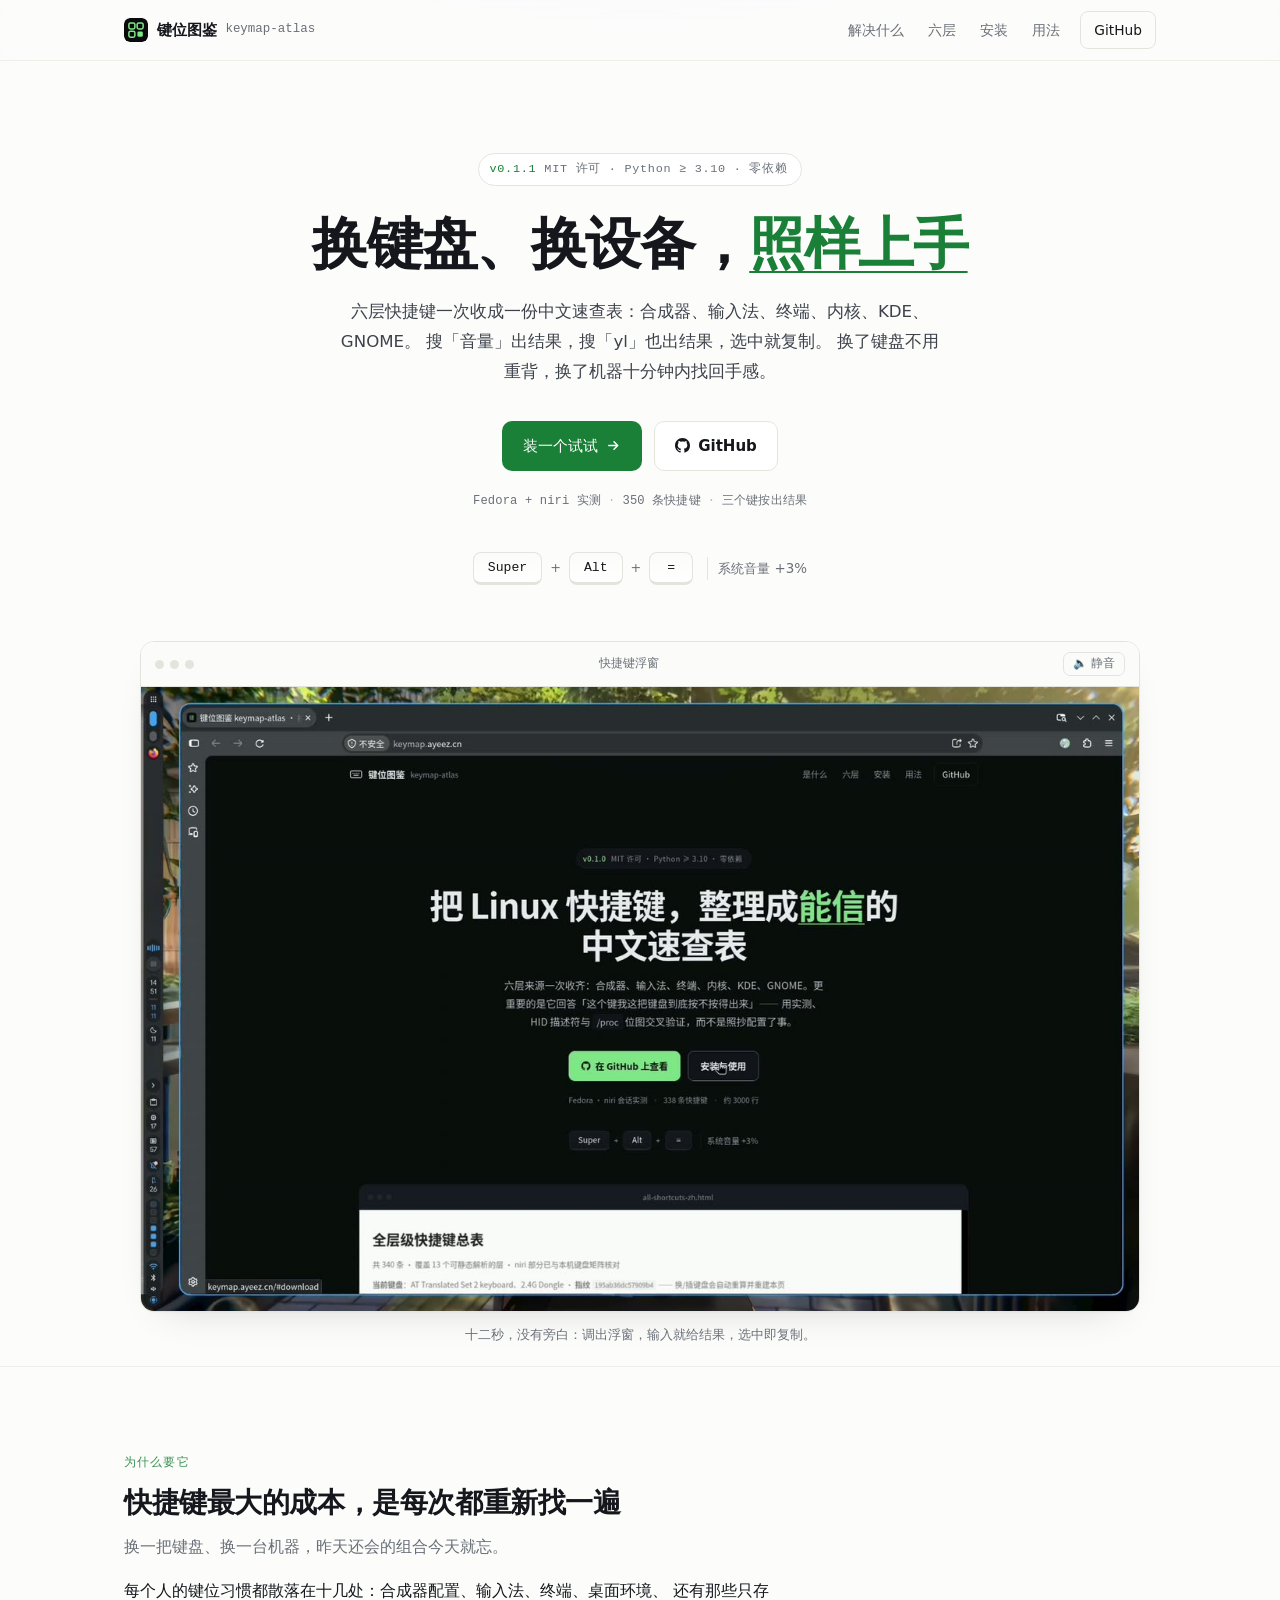
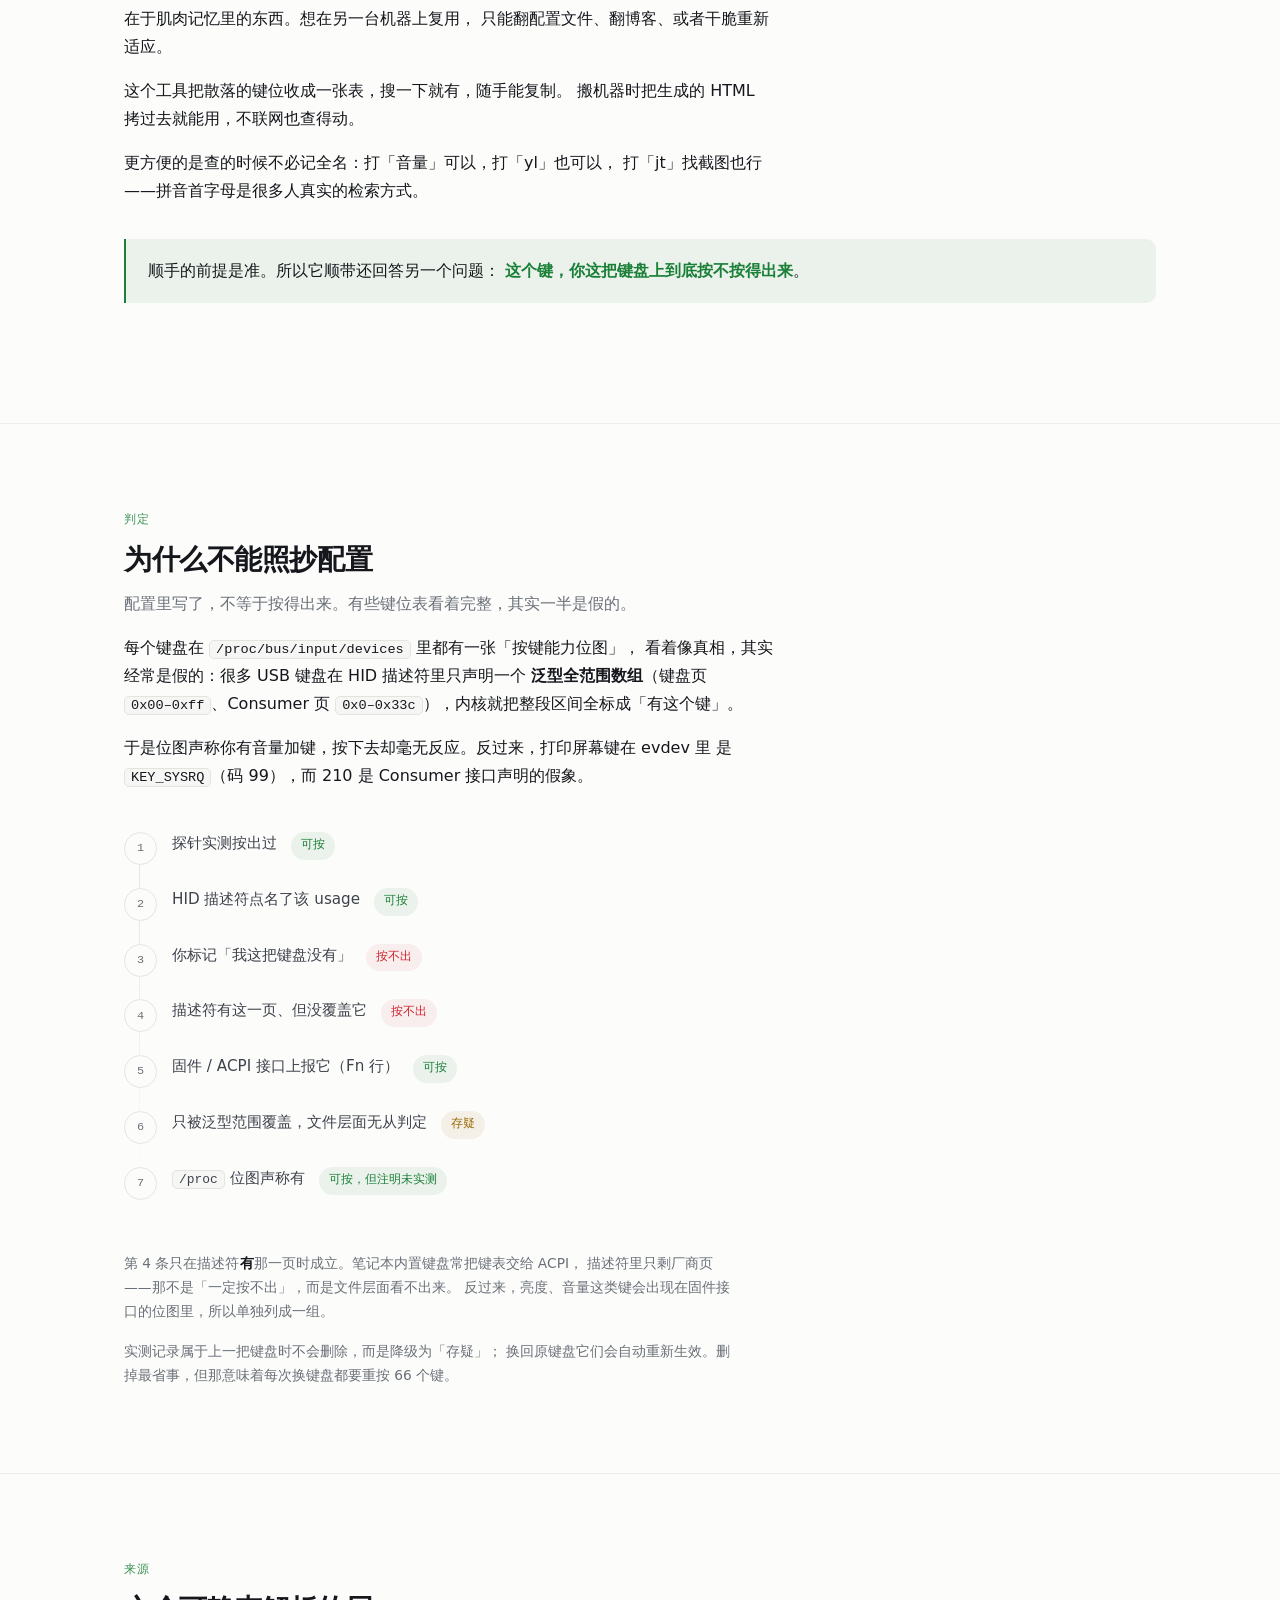
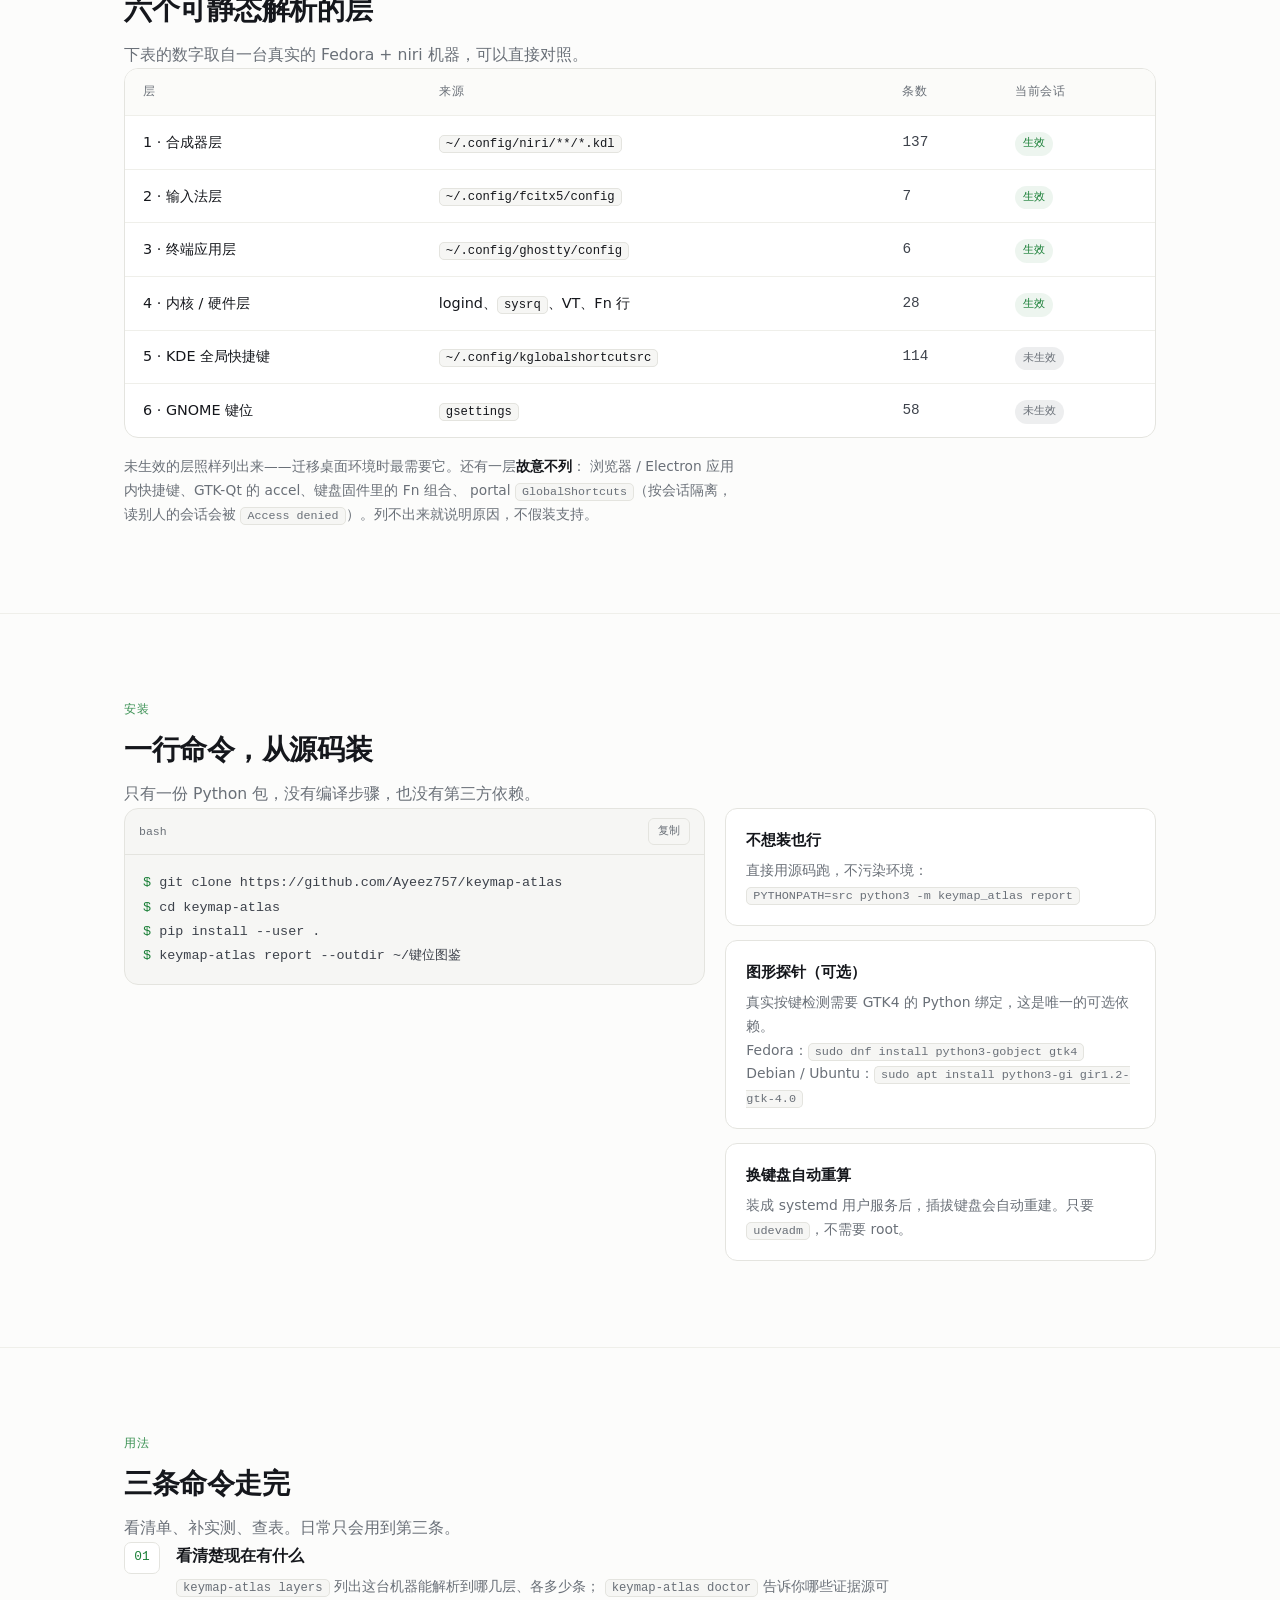
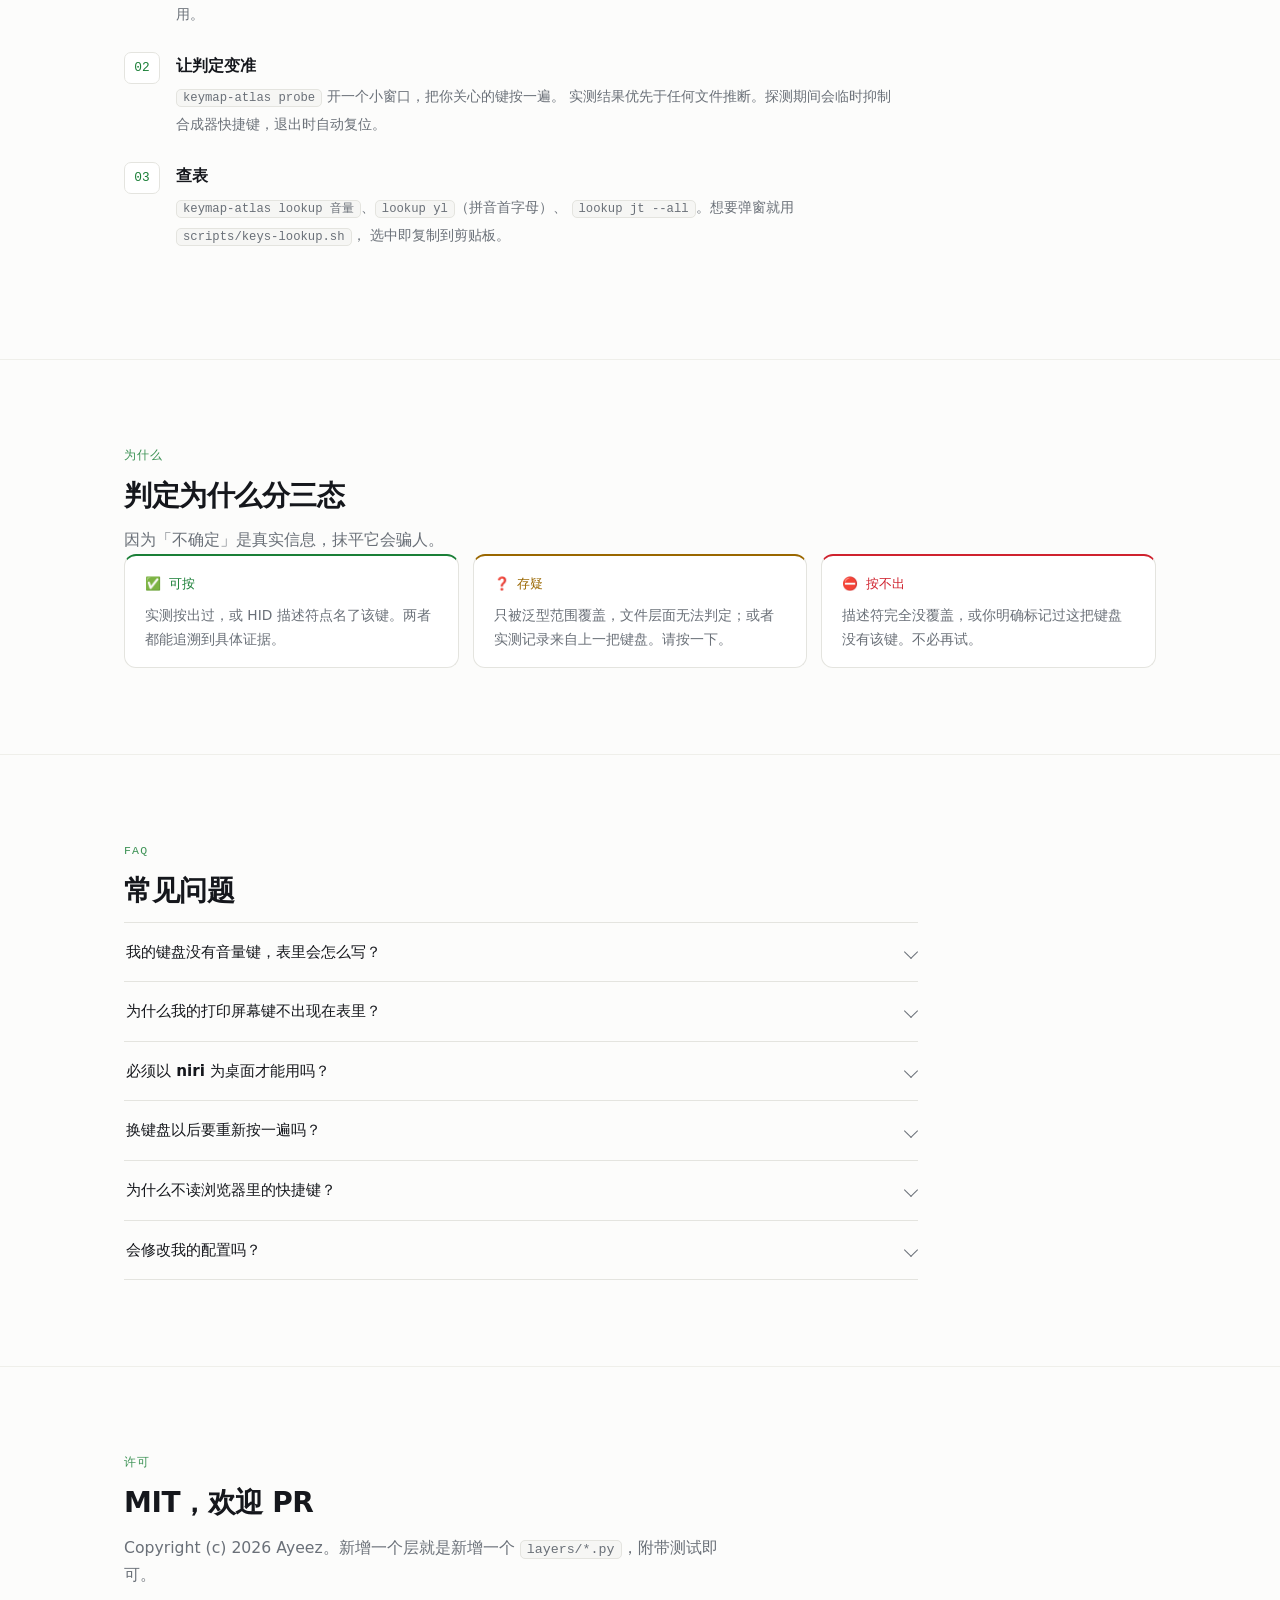
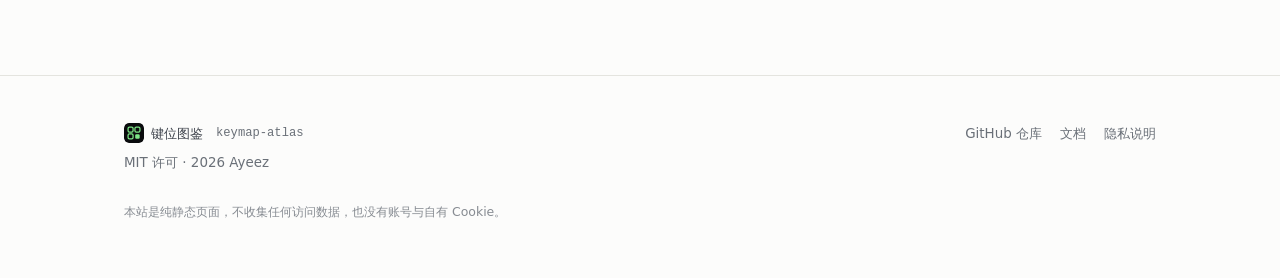
<file: web/index.html>
<!doctype html>
<html lang="zh-CN">
<head>
<meta charset="utf-8">
<meta name="viewport" content="width=device-width,initial-scale=1">
<title>键位图鉴 · 换键盘、换设备，快捷键照样上手</title>
<meta name="description" content="键位图鉴把一台 Linux 机器上六层快捷键收成一份中文速查表，还能判断这个键你这把键盘到底按不按得出来。换键盘不用重背，新设备十分钟上手。">
<meta name="keywords" content="Linux 快捷键,快捷键速查,换键盘,新设备上手,Wayland,niri,KDE 快捷键,键位表,HID 描述符,evdev">
<link rel="canonical" href="https://keymap.ayeez.cn/">
<link rel="stylesheet" href="assets/style.css">
<link rel="icon" type="image/svg+xml" href="assets/logo.svg">
<meta property="og:type" content="website">
<meta property="og:title" content="键位图鉴">
<meta property="og:description" content="换键盘、换设备，快捷键照样上手。一份能查、能确认、能带走的中文速查表。">
<meta property="og:url" content="https://keymap.ayeez.cn/">
<meta property="og:image" content="https://keymap.ayeez.cn/assets/demo-poster.jpg">
<meta name="twitter:card" content="summary_large_image">
<meta name="theme-color" content="#0a0b0d" media="(prefers-color-scheme: dark)">
<meta name="theme-color" content="#fcfcfb" media="(prefers-color-scheme: light)">
</head>
<body>

<header>
  <div class="wrap nav">
    <a class="brand" href="/" aria-label="键位图鉴 首页">
      <img src="assets/logo.svg" width="26" height="26" alt="">
      键位图鉴<span class="latin">keymap-atlas</span>
    </a>
    <nav>
      <a href="#what">解决什么</a>
      <a href="#layers">六层</a>
      <a href="#download">安装</a>
      <a href="#how">用法</a>
      <a class="gh" href="https://github.com/Ayeez757/keymap-atlas">GitHub</a>
    </nav>
  </div>
</header>

<main>

<!-- ==================================================== 首屏 -->
<div class="wrap hero">
  <p class="eyebrow"><b>v0.1.1</b> MIT 许可 · Python ≥ 3.10 · 零依赖</p>

  <h1>换键盘、换设备，<em>照样上手</em></h1>

  <p class="sub">
    六层快捷键一次收成一份中文速查表：合成器、输入法、终端、内核、KDE、GNOME。
    搜「音量」出结果，搜「yl」也出结果，选中就复制。
    换了键盘不用重背，换了机器十分钟内找回手感。
  </p>

  <div class="cta">
    <a class="btn primary" href="#download">
      装一个试试
      <svg viewBox="0 0 16 16" fill="none" stroke="currentColor" stroke-width="1.6" aria-hidden="true"><path d="M3 8h9M8.5 4l4 4-4 4" stroke-linecap="round" stroke-linejoin="round"/></svg>
    </a>
    <a class="btn ghost" href="https://github.com/Ayeez757/keymap-atlas">
      <svg viewBox="0 0 16 16" fill="currentColor" aria-hidden="true"><path d="M8 0C3.58 0 0 3.58 0 8c0 3.54 2.29 6.53 5.47 7.59.4.07.55-.17.55-.38 0-.19-.01-.82-.01-1.49-2.01.37-2.53-.49-2.69-.94-.09-.23-.48-.94-.82-1.13-.28-.15-.68-.52-.01-.53.63-.01 1.08.58 1.23.82.72 1.21 1.87.87 2.33.66.07-.52.28-.87.51-1.07-1.78-.2-3.64-.89-3.64-3.95 0-.87.31-1.59.82-2.15-.08-.2-.36-1.02.08-2.12 0 0 .67-.21 2.2.82a7.4 7.4 0 0 1 2-.27c.68 0 1.36.09 2 .27 1.53-1.04 2.2-.82 2.2-.82.44 1.1.16 1.92.08 2.12.51.56.82 1.27.82 2.15 0 3.07-1.87 3.75-3.65 3.95.29.25.54.73.54 1.48 0 1.07-.01 1.93-.01 2.2 0 .21.15.46.55.38A8.01 8.01 0 0 0 16 8c0-4.42-3.58-8-8-8Z"/></svg>
      GitHub
    </a>
  </div>

  <p class="meta">Fedora + niri 实测<span>·</span>350 条快捷键<span>·</span>三个键按出结果</p>

  <!-- 键帽示意：纯 CSS，不用图片 -->
  <div class="keyrow" aria-hidden="true">
    <kbd>Super</kbd><span class="plus">+</span><kbd>Alt</kbd><span class="plus">+</span><kbd>=</kbd>
    <span class="out">系统音量 +3%</span>
  </div>

  <!-- 演示视频 -->
  <div class="shot">
    <div class="frame">
      <div class="bar">
        <span class="dots"><i></i><i></i><i></i></span>
        <span class="url">快捷键浮窗</span>
        <button class="sound" type="button" data-video="demo" aria-label="播放声音">🔈 静音</button>
      </div>
      <video id="demo" poster="assets/demo-poster.jpg" width="1280" height="800"
             autoplay muted loop playsinline preload="metadata"
             aria-label="演示：调出快捷键浮窗，输入关键词即出现对应快捷键">
        <source src="assets/demo.mp4" type="video/mp4">
        <img src="assets/demo-poster.jpg" width="1280" height="800" alt="弹窗查找快捷键的截图">
      </video>
    </div>
    <p class="cap">十二秒，没有旁白：调出浮窗，输入就给结果，选中即复制。</p>
  </div>
</div>

<!-- ==================================================== 解决什么 -->
<section id="what">
  <div class="wrap">
    <div class="head">
      <span class="sect-label">为什么要它</span>
      <h2>快捷键最大的成本，是每次都重新找一遍</h2>
      <p class="lede">换一把键盘、换一台机器，昨天还会的组合今天就忘。</p>
    </div>

    <div class="prose">
      <p>
        每个人的键位习惯都散落在十几处：合成器配置、输入法、终端、桌面环境、
        还有那些只存在于肌肉记忆里的东西。想在另一台机器上复用，
        只能翻配置文件、翻博客、或者干脆重新适应。
      </p>
      <p>
        这个工具把散落的键位收成一张表，搜一下就有，随手能复制。
        搬机器时把生成的 HTML 拷过去就能用，不联网也查得动。
      </p>
      <p>
        更方便的是查的时候不必记全名：打「音量」可以，打「yl」也可以，
        打「jt」找截图也行——拼音首字母是很多人真实的检索方式。
      </p>
    </div>

    <blockquote class="quote-rule">
      顺手的前提是准。所以它顺带还回答另一个问题：
      <b>这个键，你这把键盘上到底按不按得出来</b>。
    </blockquote>
  </div>
</section>

<!-- ==================================================== 证据链 -->
<section>
  <div class="wrap">
    <div class="head">
      <span class="sect-label">判定</span>
      <h2>为什么不能照抄配置</h2>
      <p class="lede">配置里写了，不等于按得出来。有些键位表看着完整，其实一半是假的。</p>
    </div>

    <div class="prose" style="margin-bottom:40px">
      <p>
        每个键盘在 <code>/proc/bus/input/devices</code> 里都有一张「按键能力位图」，
        看着像真相，其实经常是假的：很多 USB 键盘在 HID 描述符里只声明一个
        <b>泛型全范围数组</b>（键盘页 <code>0x00–0xff</code>、Consumer 页
        <code>0x0–0x33c</code>），内核就把整段区间全标成「有这个键」。
      </p>
      <p>
        于是位图声称你有音量加键，按下去却毫无反应。反过来，打印屏幕键在 evdev 里
        是 <code>KEY_SYSRQ</code>（码 99），而 210 是 Consumer 接口声明的假象。
      </p>
    </div>

    <ol class="chain">
      <li><span class="what">探针实测按出过</span><span class="res yes">可按</span></li>
      <li><span class="what">HID 描述符点名了该 usage</span><span class="res yes">可按</span></li>
      <li><span class="what">你标记「我这把键盘没有」</span><span class="res no">按不出</span></li>
      <li><span class="what">描述符有这一页、但没覆盖它</span><span class="res no">按不出</span></li>
      <li><span class="what">固件 / ACPI 接口上报它（Fn 行）</span><span class="res yes">可按</span></li>
      <li><span class="what">只被泛型范围覆盖，文件层面无从判定</span><span class="res maybe">存疑</span></li>
      <li><span class="what"><code>/proc</code> 位图声称有</span><span class="res yes">可按，但注明未实测</span></li>
    </ol>

    <p class="note" style="margin-top:30px">
      第 4 条只在描述符<b>有</b>那一页时成立。笔记本内置键盘常把键表交给 ACPI，
      描述符里只剩厂商页——那不是「一定按不出」，而是文件层面看不出来。
      反过来，亮度、音量这类键会出现在固件接口的位图里，所以单独列成一组。
    </p>
    <p class="note">
      实测记录属于上一把键盘时不会删除，而是降级为「存疑」；
      换回原键盘它们会自动重新生效。删掉最省事，但那意味着每次换键盘都要重按 66 个键。
    </p>
  </div>
</section>

<!-- ==================================================== 六层 -->
<section id="layers">
  <div class="wrap">
    <div class="head">
      <span class="sect-label">来源</span>
      <h2>六个可静态解析的层</h2>
      <p class="lede">下表的数字取自一台真实的 Fedora + niri 机器，可以直接对照。</p>
    </div>

    <div class="tablewrap">
      <table>
        <thead>
          <tr><th>层</th><th>来源</th><th class="n">条数</th><th>当前会话</th></tr>
        </thead>
        <tbody>
          <tr><td>1 · 合成器层</td><td><code>~/.config/niri/**/*.kdl</code></td><td class="n">137</td><td><span class="tag">生效</span></td></tr>
          <tr><td>2 · 输入法层</td><td><code>~/.config/fcitx5/config</code></td><td class="n">7</td><td><span class="tag">生效</span></td></tr>
          <tr><td>3 · 终端应用层</td><td><code>~/.config/ghostty/config</code></td><td class="n">6</td><td><span class="tag">生效</span></td></tr>
          <tr><td>4 · 内核 / 硬件层</td><td>logind、<code>sysrq</code>、VT、Fn 行</td><td class="n">28</td><td><span class="tag">生效</span></td></tr>
          <tr><td>5 · KDE 全局快捷键</td><td><code>~/.config/kglobalshortcutsrc</code></td><td class="n">114</td><td><span class="tag off">未生效</span></td></tr>
          <tr><td>6 · GNOME 键位</td><td><code>gsettings</code></td><td class="n">58</td><td><span class="tag off">未生效</span></td></tr>
        </tbody>
      </table>
    </div>

    <p class="note">
      未生效的层照样列出来——迁移桌面环境时最需要它。还有一层<b>故意不列</b>：
      浏览器 / Electron 应用内快捷键、GTK-Qt 的 accel、键盘固件里的 Fn 组合、
      portal <code>GlobalShortcuts</code>（按会话隔离，读别人的会话会被
      <code>Access denied</code>）。列不出来就说明原因，不假装支持。
    </p>
  </div>
</section>

<!-- ==================================================== 安装 -->
<section id="download">
  <div class="wrap">
    <div class="head">
      <span class="sect-label">安装</span>
      <h2>一行命令，从源码装</h2>
      <p class="lede">只有一份 Python 包，没有编译步骤，也没有第三方依赖。</p>
    </div>

    <div class="install">
      <div class="term">
        <div class="bar">
          <span class="title">bash</span>
          <button class="copy" type="button" data-copy="git clone https://github.com/Ayeez757/keymap-atlas
cd keymap-atlas
pip install --user .
keymap-atlas report --outdir ~/键位图鉴">复制</button>
        </div>
<pre><span class="p">$</span> git clone https://github.com/Ayeez757/keymap-atlas
<span class="p">$</span> cd keymap-atlas
<span class="p">$</span> pip install --user .
<span class="p">$</span> keymap-atlas report --outdir ~/键位图鉴</pre>
      </div>

      <div class="stack">
        <div class="card">
          <h3>不想装也行</h3>
          <p>直接用源码跑，不污染环境：<br>
            <code>PYTHONPATH=src python3 -m keymap_atlas report</code></p>
        </div>
        <div class="card">
          <h3>图形探针（可选）</h3>
          <p>真实按键检测需要 GTK4 的 Python 绑定，这是唯一的可选依赖。<br>
            Fedora：<code>sudo dnf install python3-gobject gtk4</code><br>
            Debian / Ubuntu：<code>sudo apt install python3-gi gir1.2-gtk-4.0</code></p>
        </div>
        <div class="card">
          <h3>换键盘自动重算</h3>
          <p>装成 systemd 用户服务后，插拔键盘会自动重建。只要
            <code>udevadm</code>，不需要 root。</p>
        </div>
      </div>
    </div>
  </div>
</section>

<!-- ==================================================== 用法 -->
<section id="how">
  <div class="wrap">
    <div class="head">
      <span class="sect-label">用法</span>
      <h2>三条命令走完</h2>
      <p class="lede">看清单、补实测、查表。日常只会用到第三条。</p>
    </div>

    <ol class="steps">
      <li>
        <b>看清楚现在有什么</b>
        <span><code>keymap-atlas layers</code> 列出这台机器能解析到哪几层、各多少条；
          <code>keymap-atlas doctor</code> 告诉你哪些证据源可用。</span>
      </li>
      <li>
        <b>让判定变准</b>
        <span><code>keymap-atlas probe</code> 开一个小窗口，把你关心的键按一遍。
          实测结果优先于任何文件推断。探测期间会临时抑制合成器快捷键，退出时自动复位。</span>
      </li>
      <li>
        <b>查表</b>
        <span><code>keymap-atlas lookup 音量</code>、<code>lookup yl</code>（拼音首字母）、
          <code>lookup jt --all</code>。想要弹窗就用 <code>scripts/keys-lookup.sh</code>，
          选中即复制到剪贴板。</span>
      </li>
    </ol>
  </div>
</section>

<!-- ==================================================== 三态 -->
<section>
  <div class="wrap">
    <div class="head">
      <span class="sect-label">为什么</span>
      <h2>判定为什么分三态</h2>
      <p class="lede">因为「不确定」是真实信息，抹平它会骗人。</p>
    </div>

    <div class="states">
      <div class="state yes">
        <div class="k">✅ 可按</div>
        <p>实测按出过，或 HID 描述符点名了该键。两者都能追溯到具体证据。</p>
      </div>
      <div class="state maybe">
        <div class="k">❓ 存疑</div>
        <p>只被泛型范围覆盖，文件层面无法判定；或者实测记录来自上一把键盘。请按一下。</p>
      </div>
      <div class="state no">
        <div class="k">⛔ 按不出</div>
        <p>描述符完全没覆盖，或你明确标记过这把键盘没有该键。不必再试。</p>
      </div>
    </div>
  </div>
</section>

<!-- ==================================================== FAQ -->
<section>
  <div class="wrap">
    <div class="head">
      <span class="sect-label">FAQ</span>
      <h2>常见问题</h2>
    </div>

    <div class="faq">
      <details>
        <summary>我的键盘没有音量键，表里会怎么写？</summary>
        <p>会被标成「存疑」或「按不出」，并注明依据是 HID 描述符还是你的实测标记。
          它不会因为配置文件里写了 <code>XF86AudioRaiseVolume</code> 就宣称你能按。</p>
      </details>
      <details>
        <summary>为什么我的打印屏幕键不出现在表里？</summary>
        <p>evdev 里打印屏幕键是 <code>KEY_SYSRQ</code>（码 99），而不是 210。很多键盘的
          Consumer 接口会在描述符里声明 210，于是位图看起来「有」，实际按不出来。</p>
      </details>
      <details>
        <summary>必须以 niri 为桌面才能用吗？</summary>
        <p>不是。六层里只有第一层依赖 niri。缺哪一层就整层跳过，不会因为找不到文件就崩。
          输入法、终端、KDE、GNOME、内核层都是独立探测的，任意组合可用。
          其他合成器（Hyprland / Sway）的配置格式不同，未实现，也不假装支持。</p>
      </details>
      <details>
        <summary>换键盘以后要重新按一遍吗？</summary>
        <p>不用全部重按。指纹改变后旧记录标记为「来自旧键盘」；你换回原键盘时它们会自动
          重新生效。只有新键盘上没验证过的键需要按。</p>
      </details>
      <details>
        <summary>为什么不读浏览器里的快捷键？</summary>
        <p>浏览器的快捷键编译进程序，或者存在 profile 的加密库里；扩展的快捷键又在各自的
          存储里。没有统一导出接口，硬猜就是编造。</p>
      </details>
      <details>
        <summary>会修改我的配置吗？</summary>
        <p>不会。程序只读配置文件；会写的地方只有输出目录，以及状态目录
          （<code>~/.config/keymap-atlas/</code>）里保存实测记录和键盘指纹。
          指纹是设备名与按键数的 SHA-1 前 16 位，不含任何个人信息。</p>
      </details>
    </div>
  </div>
</section>

<!-- ==================================================== 许可 -->
<section>
  <div class="wrap">
    <div class="head">
      <span class="sect-label">许可</span>
      <h2>MIT，欢迎 PR</h2>
      <p class="lede">
        Copyright (c) 2026 Ayeez。新增一个层就是新增一个
        <code>layers/*.py</code>，附带测试即可。
      </p>
    </div>
  </div>
</section>

</main>

<footer>
  <div class="wrap">
    <div class="cols">
      <div>
        <div class="who">
          <img src="assets/logo.svg" width="20" height="20" alt="">
          键位图鉴<span class="latin">keymap-atlas</span>
        </div>
        <div style="margin-top:6px">MIT 许可 · 2026 Ayeez</div>
      </div>
      <div class="links">
        <a href="https://github.com/Ayeez757/keymap-atlas">GitHub 仓库</a>
        <a href="https://github.com/Ayeez757/keymap-atlas/tree/main/docs">文档</a>
        <a href="privacy.html">隐私说明</a>
      </div>
    </div>
    <p class="fine">
      本站是纯静态页面，不收集任何访问数据，也没有账号与自有 Cookie。
    </p>
  </div>
</footer>

<script>
/* 复制按钮 */
document.querySelectorAll('.copy').forEach(function (b) {
  b.addEventListener('click', function () {
    var text = b.getAttribute('data-copy') || '';
    var done = function () {
      b.textContent = '已复制';
      setTimeout(function () { b.textContent = '复制'; }, 1600);
    };
    if (navigator.clipboard && navigator.clipboard.writeText) {
      navigator.clipboard.writeText(text).then(done, function () { b.textContent = '请手动选中'; });
    } else {
      b.textContent = '请手动选中';
    }
  });
});

/* 演示视频：只在用户主动点开声音时才解除静音，避免自动播放被拒 */
(function () {
  var btn = document.querySelector('[data-video="demo"]');
  var v = document.getElementById('demo');
  if (!btn || !v) return;
  btn.addEventListener('click', function () {
    v.muted = !v.muted;
    btn.textContent = v.muted ? '🔈 静音' : '🔊 有声';
    if (!v.muted && v.paused) v.play();
  });
  /* 省电：离开视口就暂停，回来再播 */
  if ('IntersectionObserver' in window) {
    new IntersectionObserver(function (es) {
      es.forEach(function (e) {
        if (e.isIntersecting) { v.play().catch(function () {}); }
        else { v.pause(); }
      });
    }, { threshold: 0.25 }).observe(v);
  }
})();
</script>
</body>
</html>
</file>
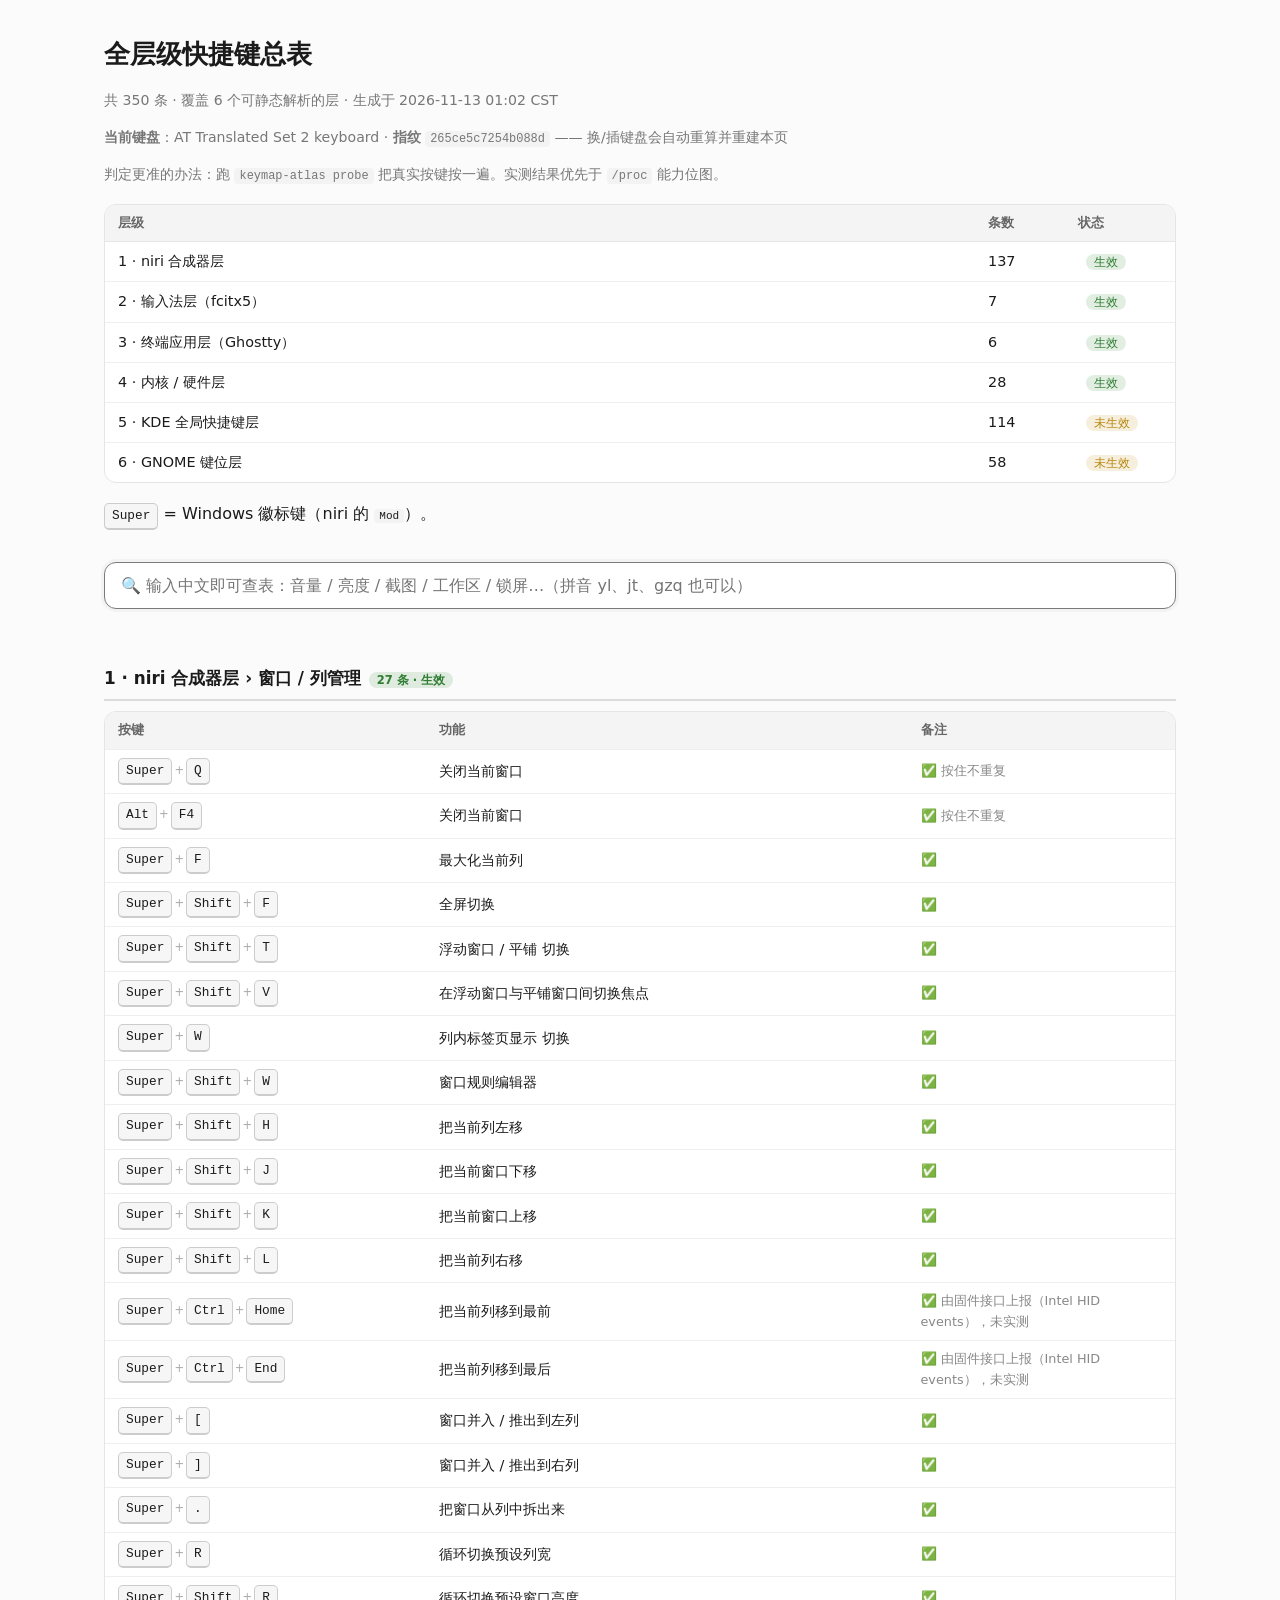
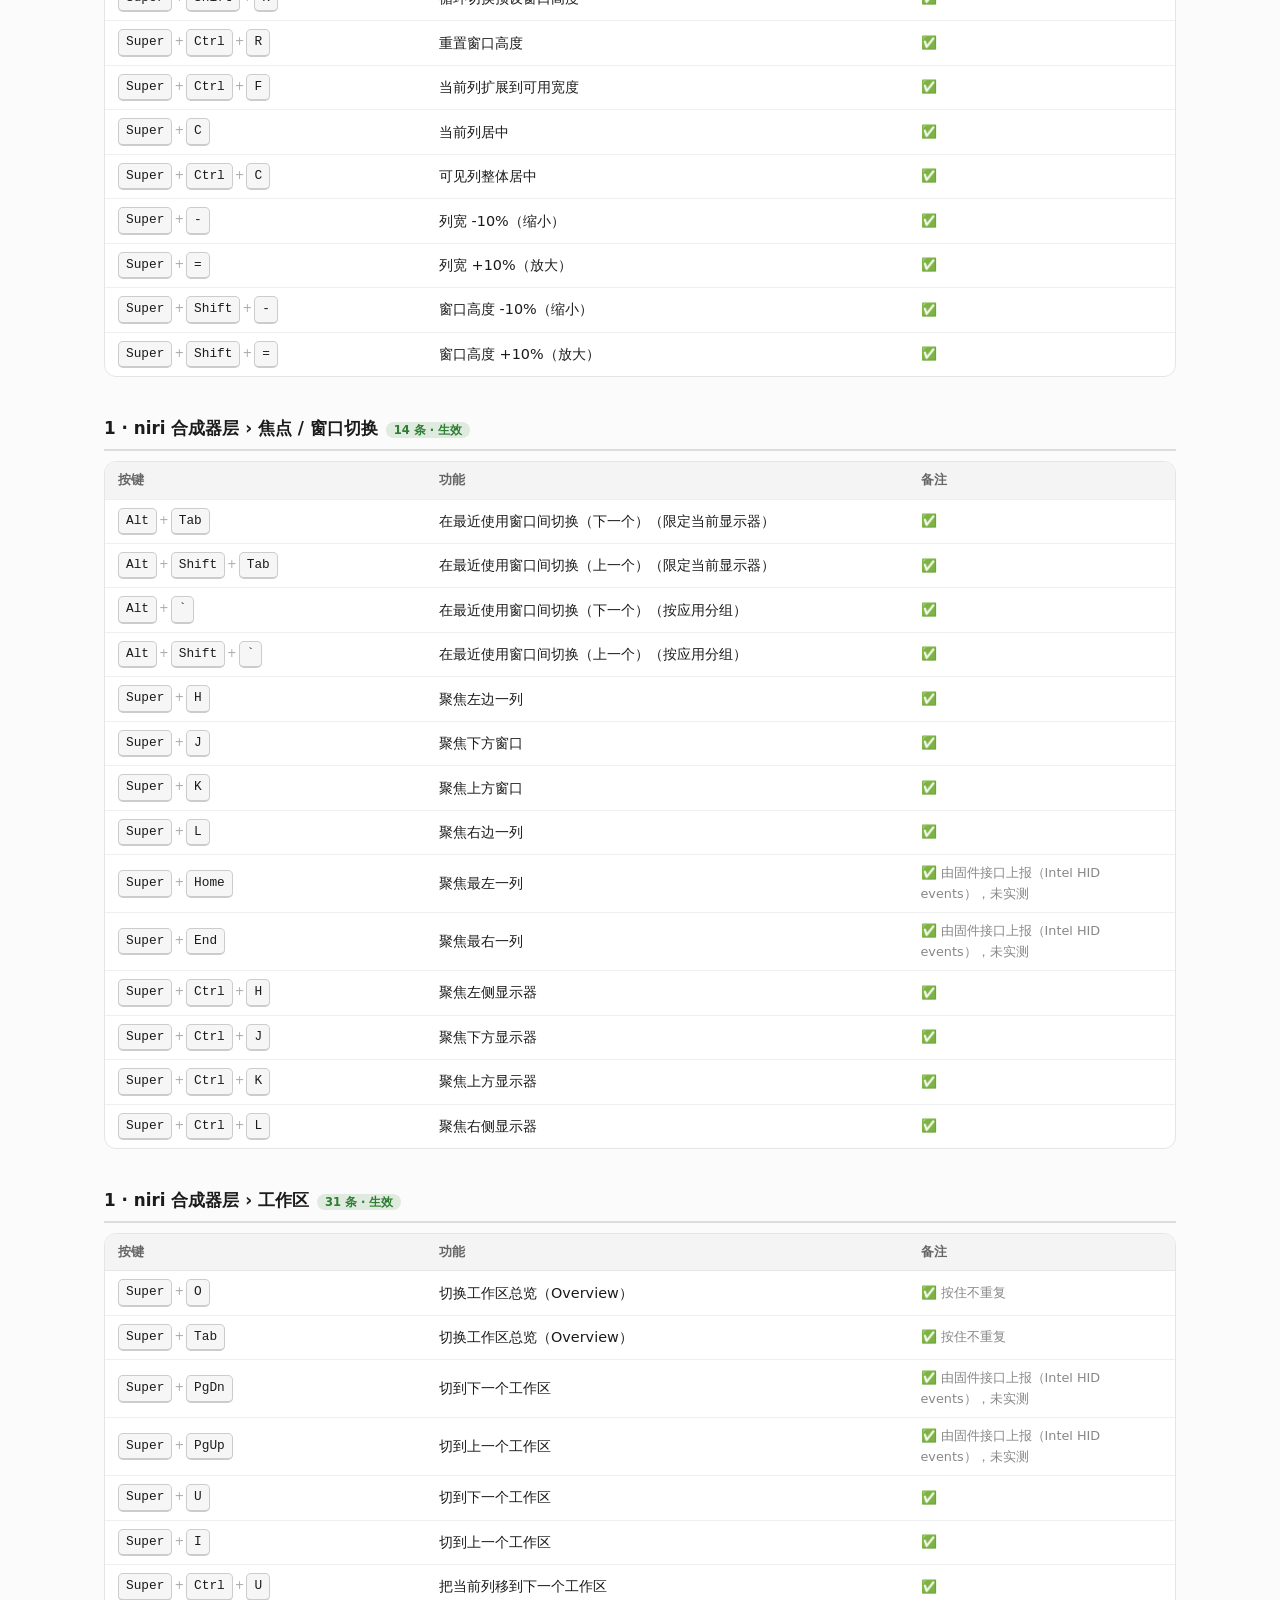
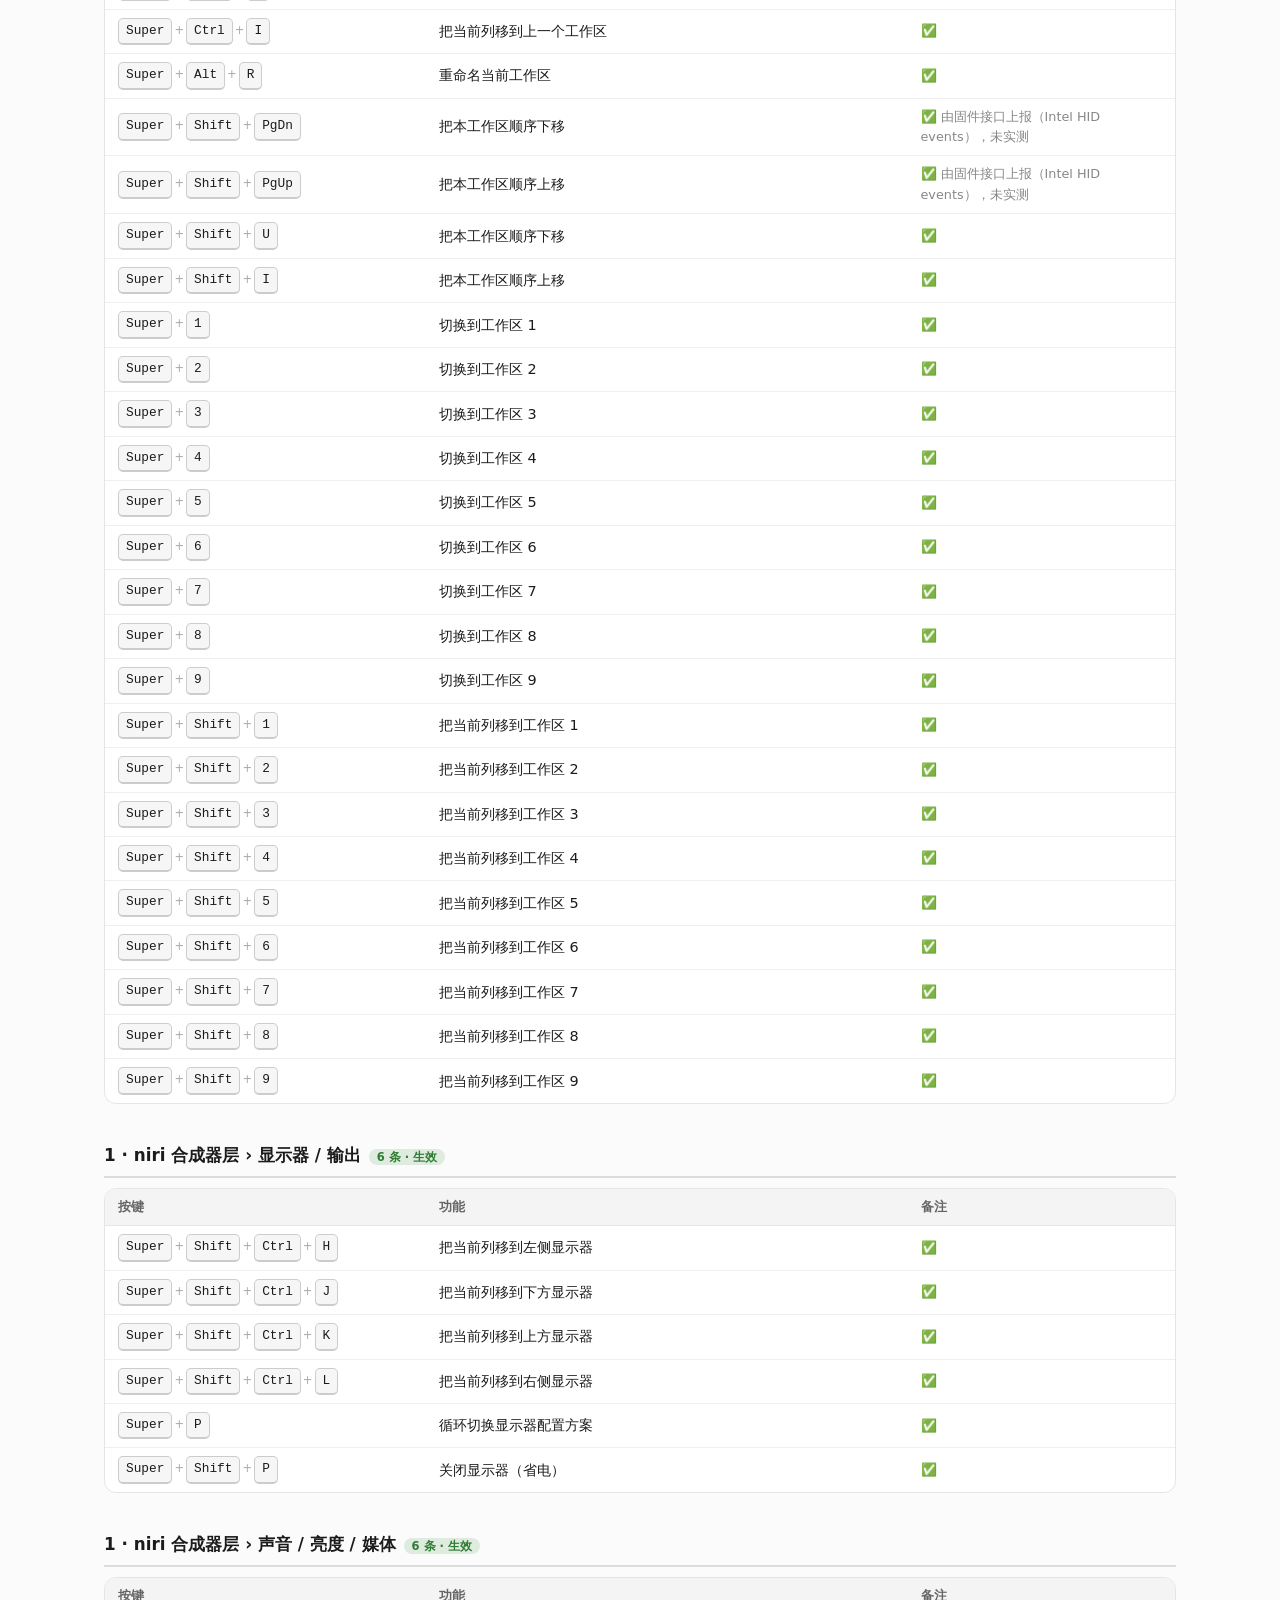
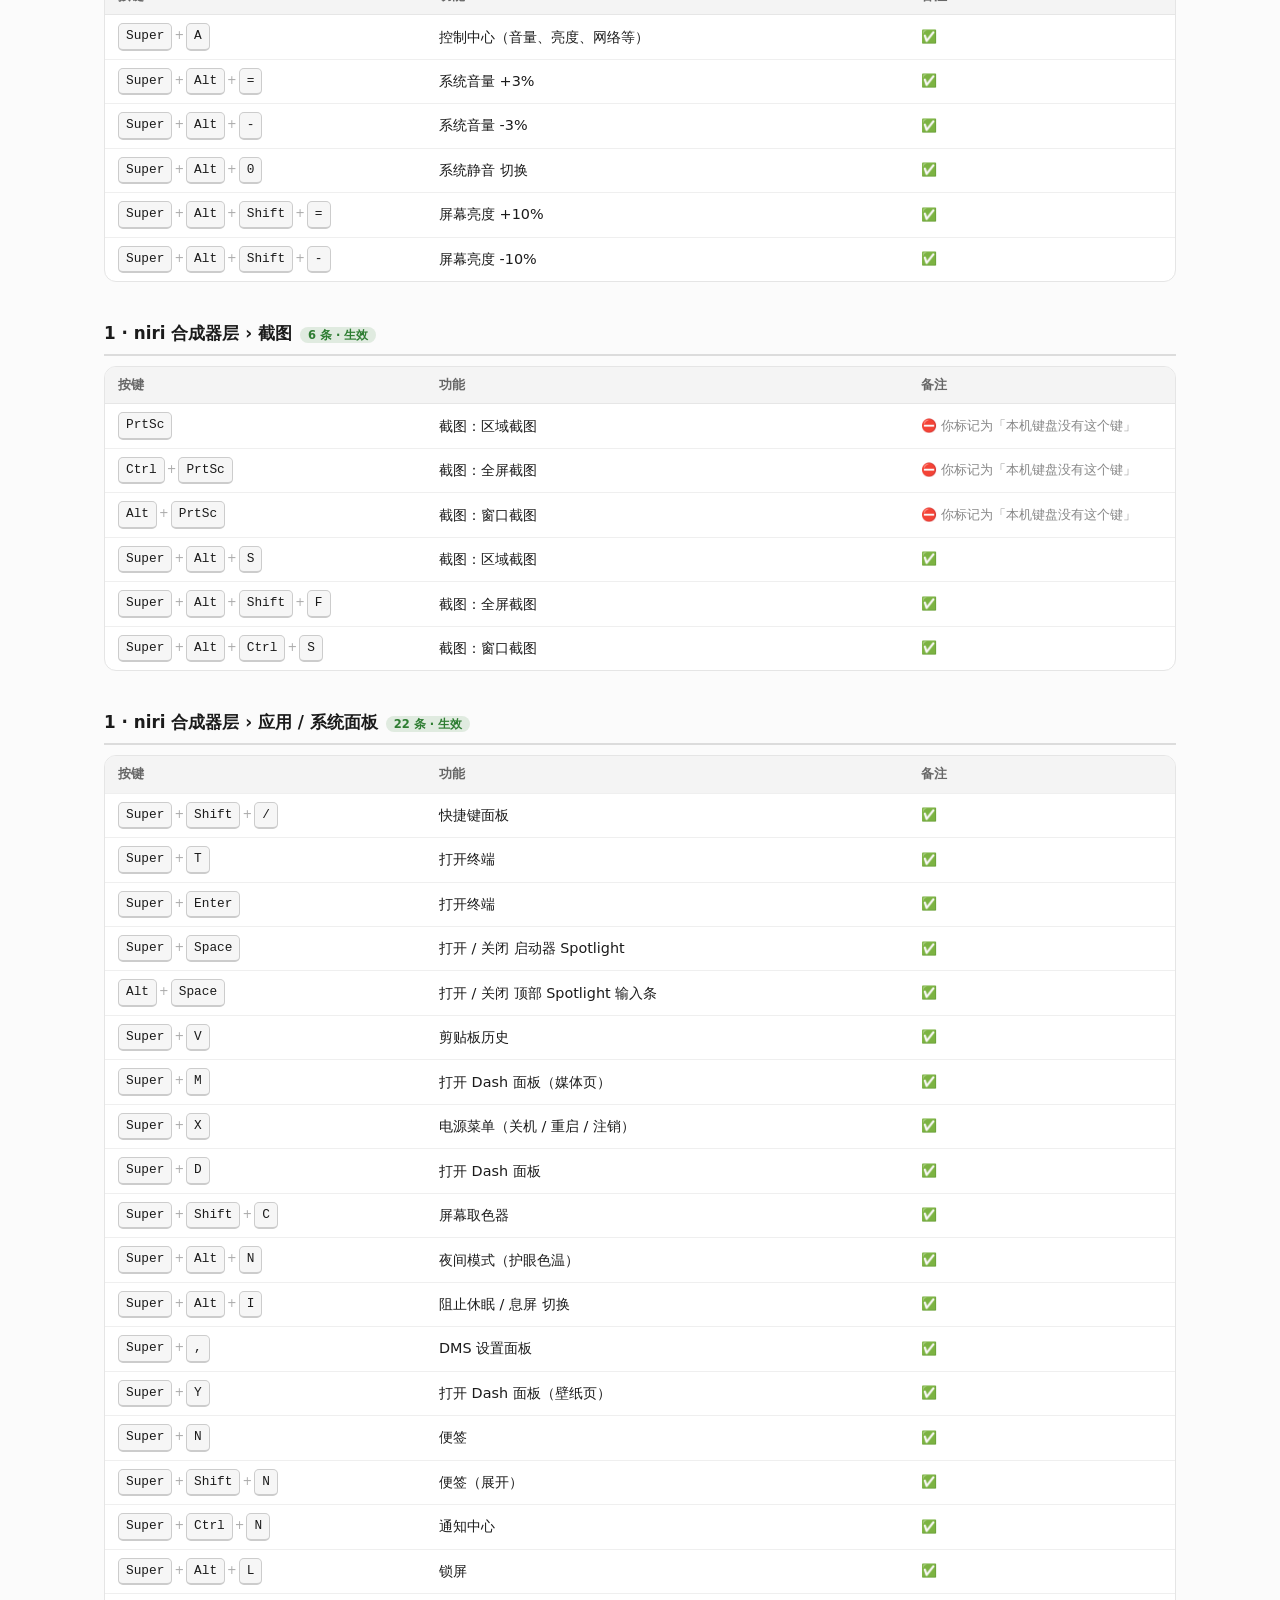
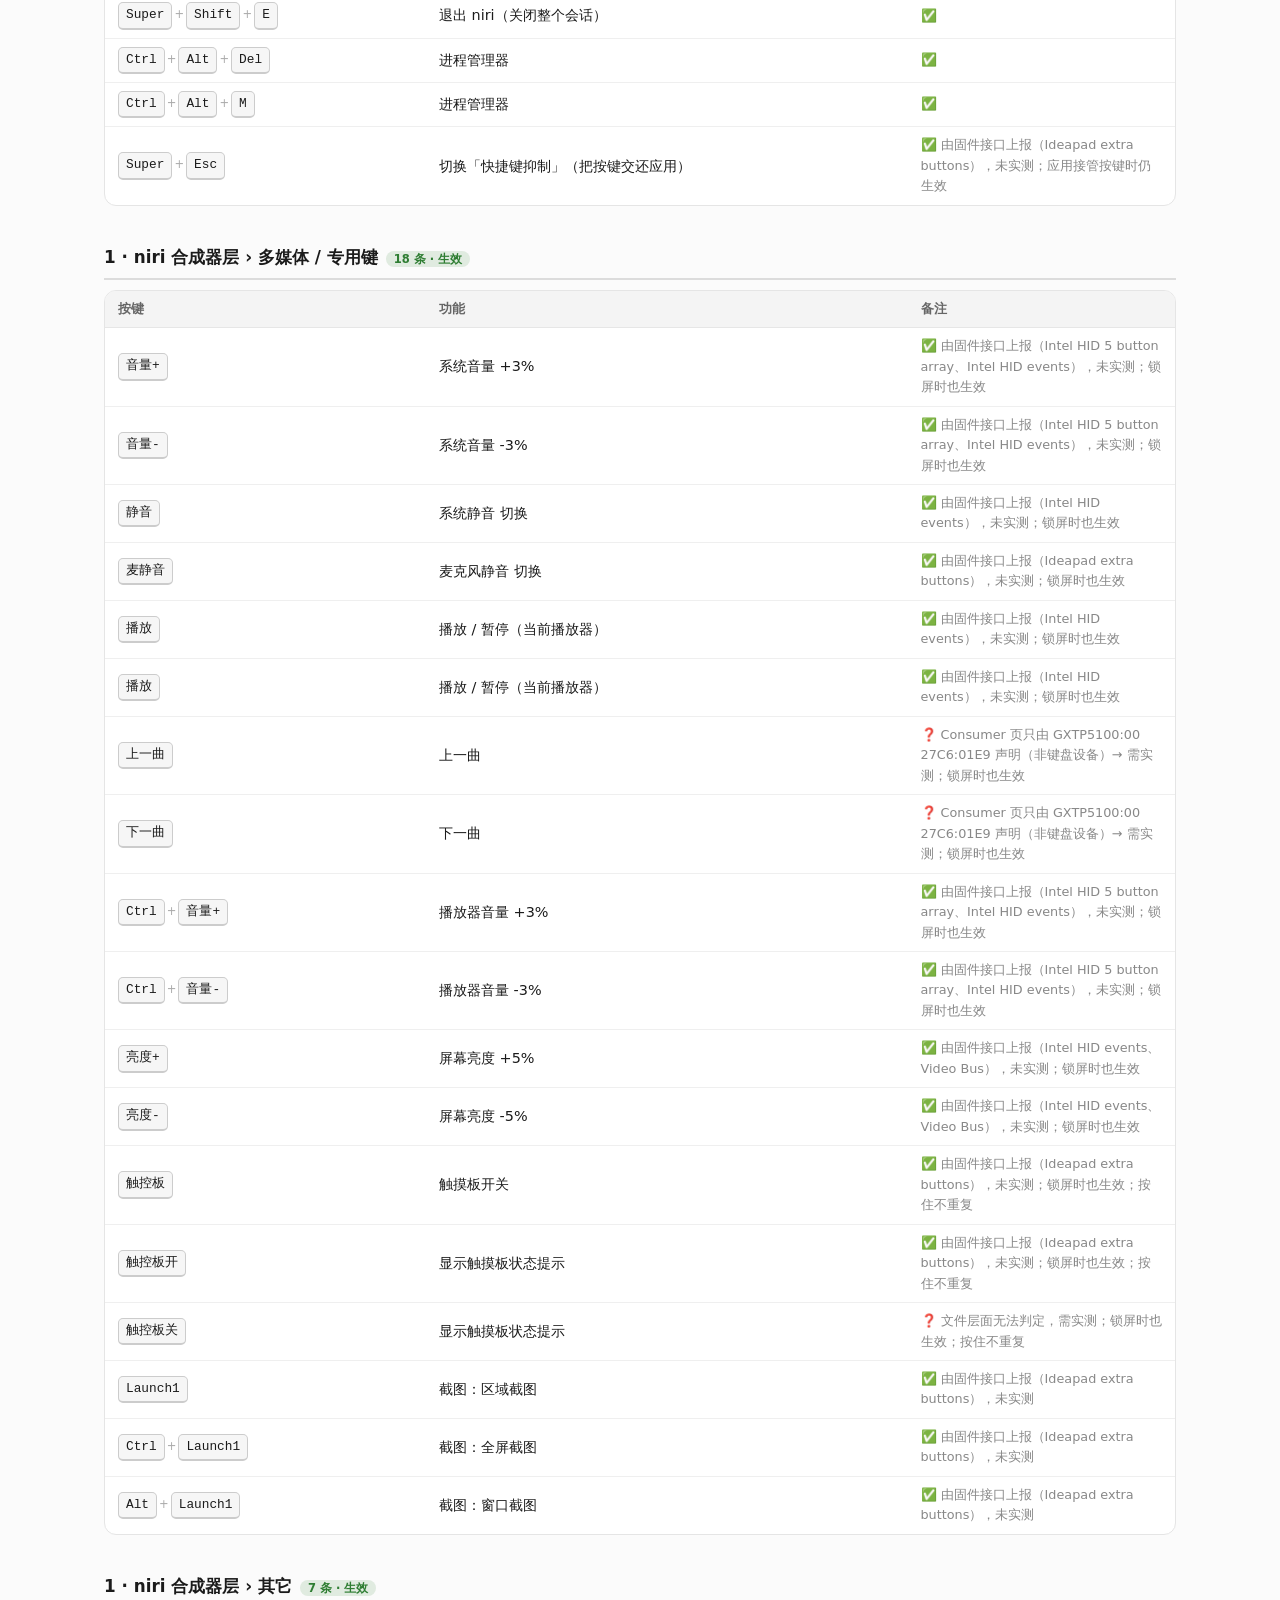
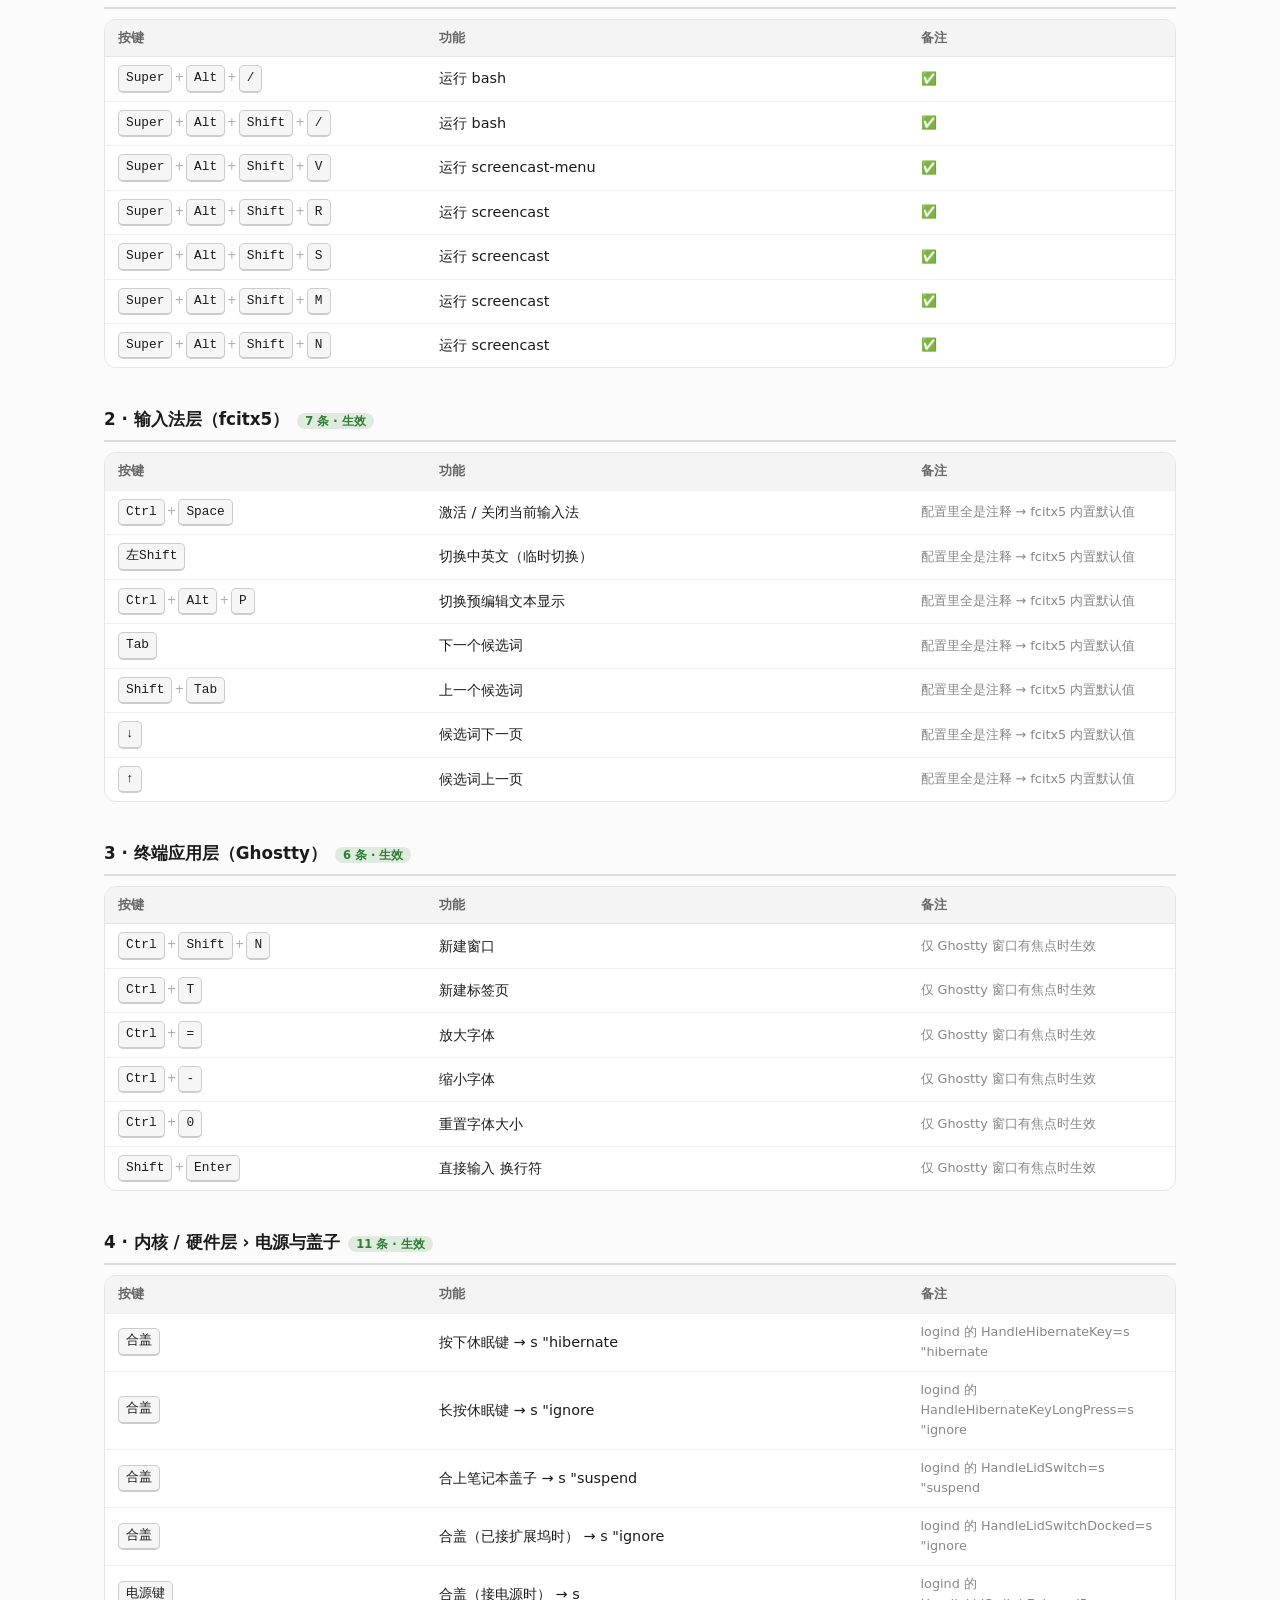
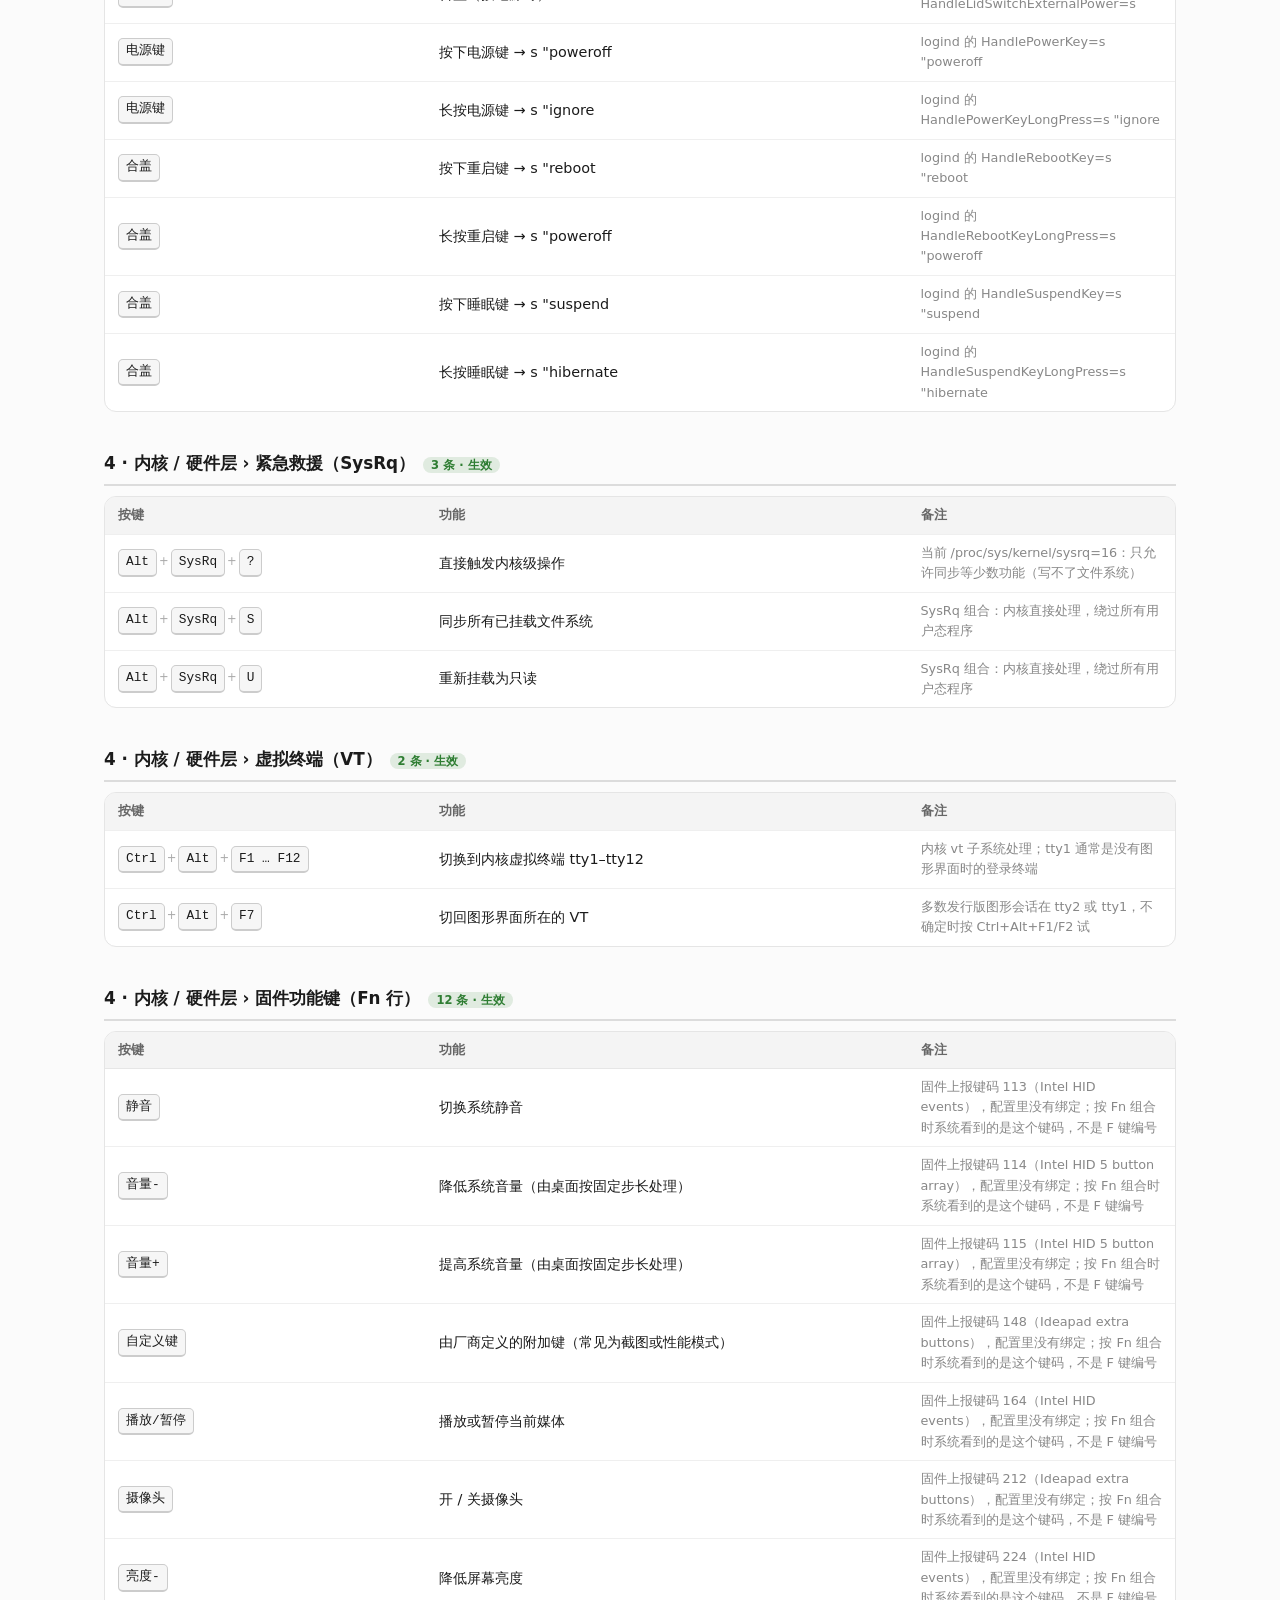
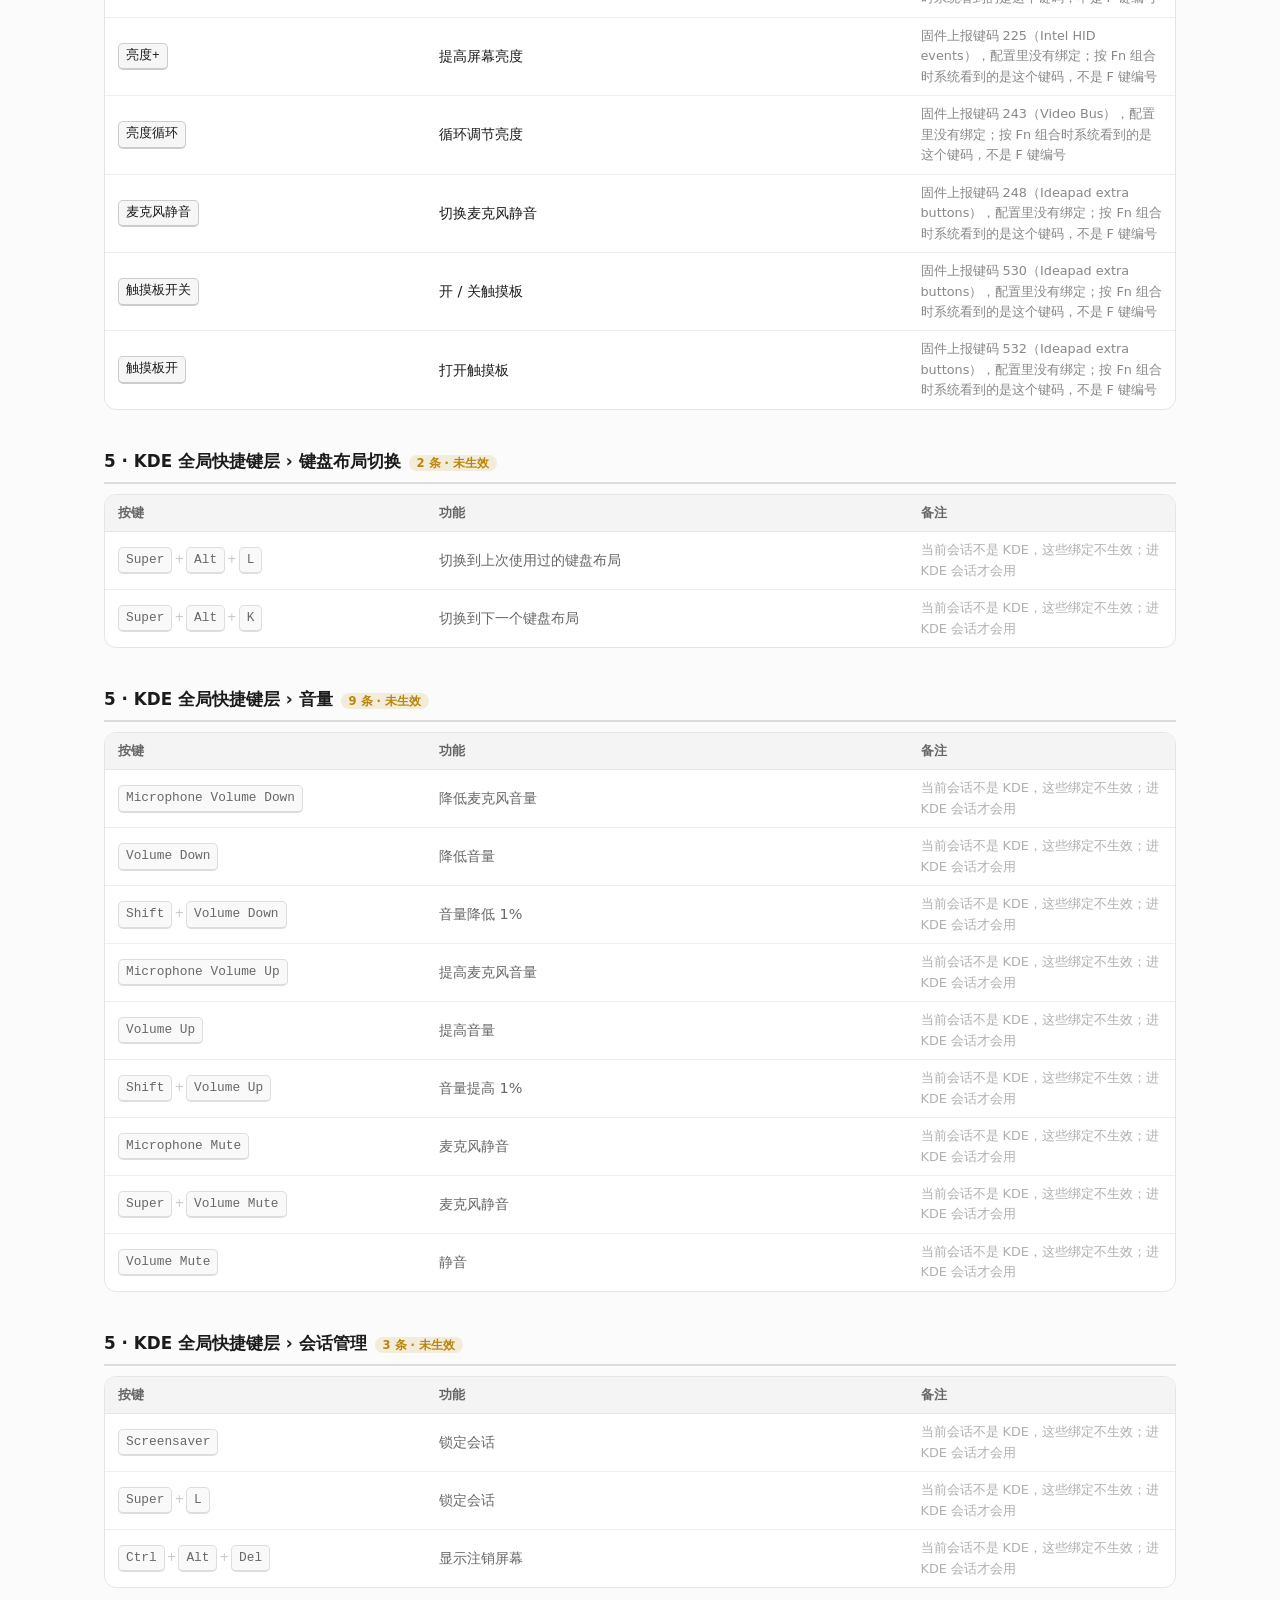
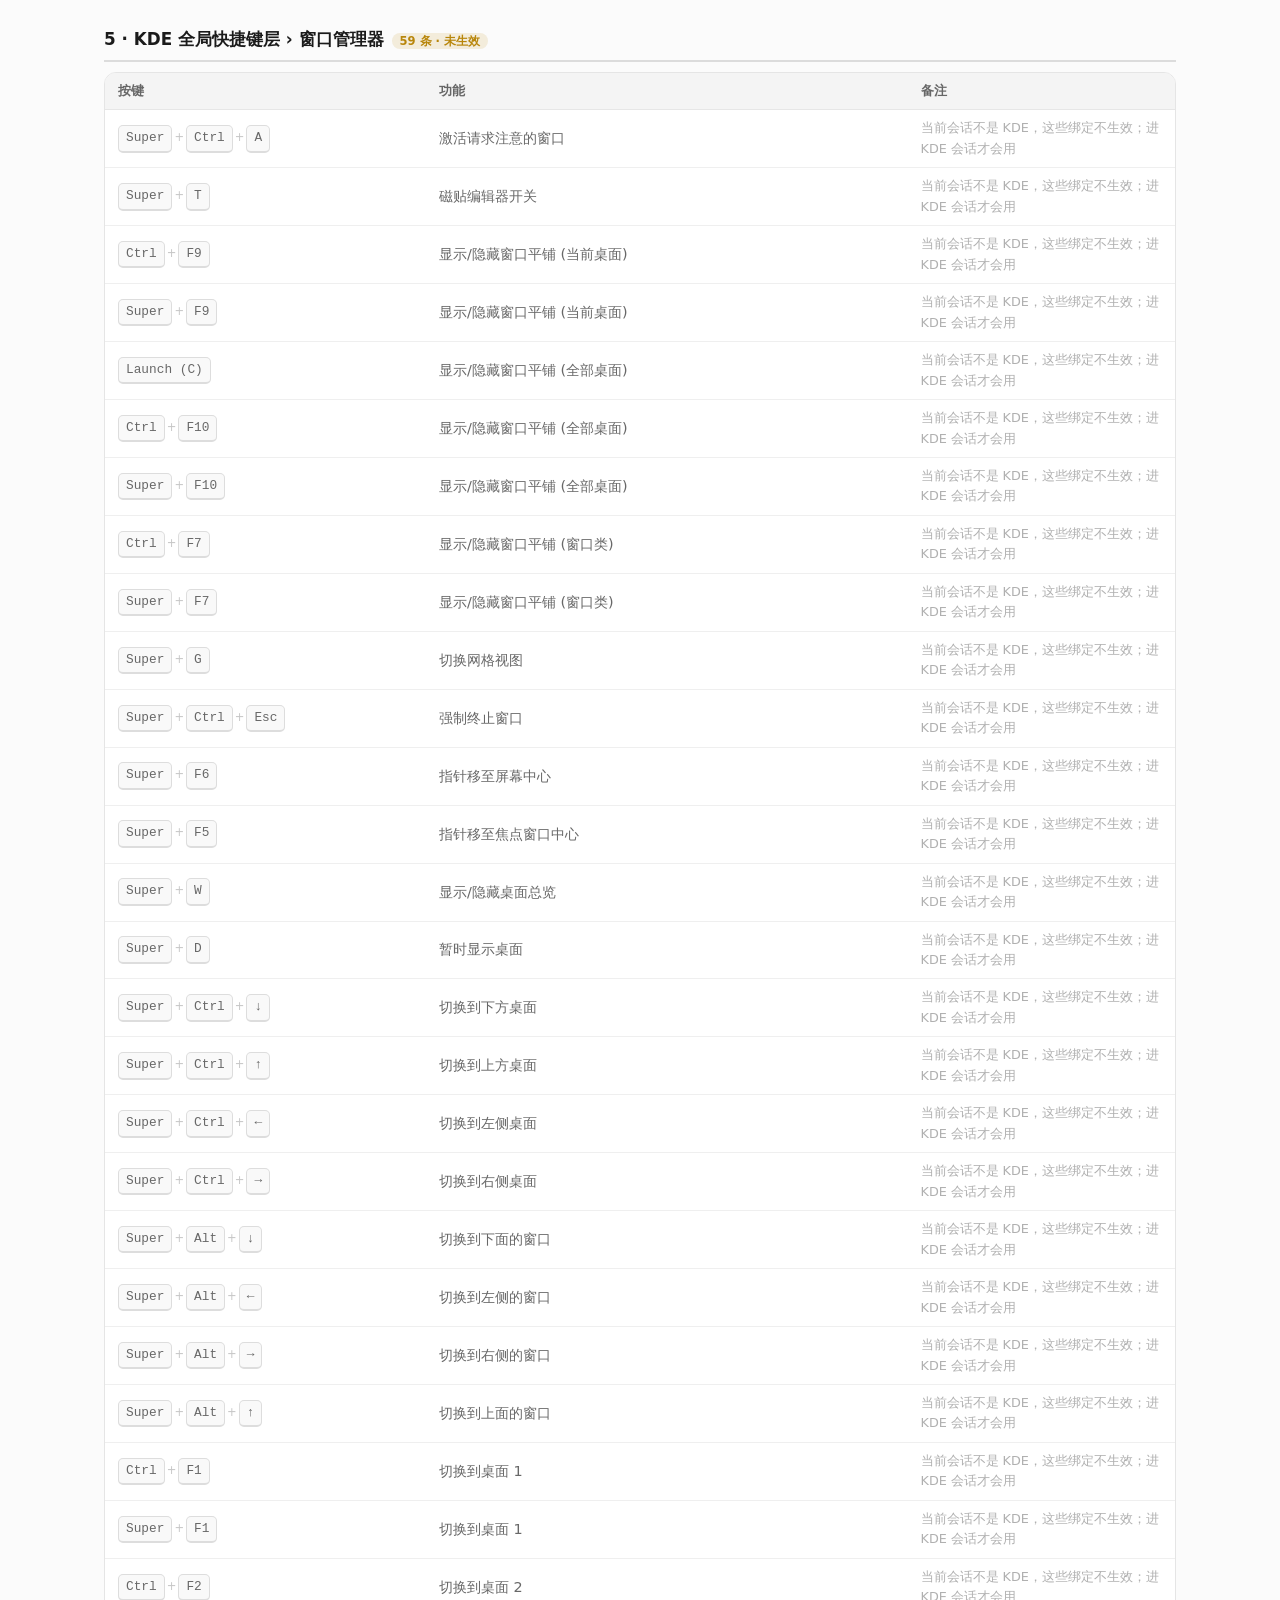
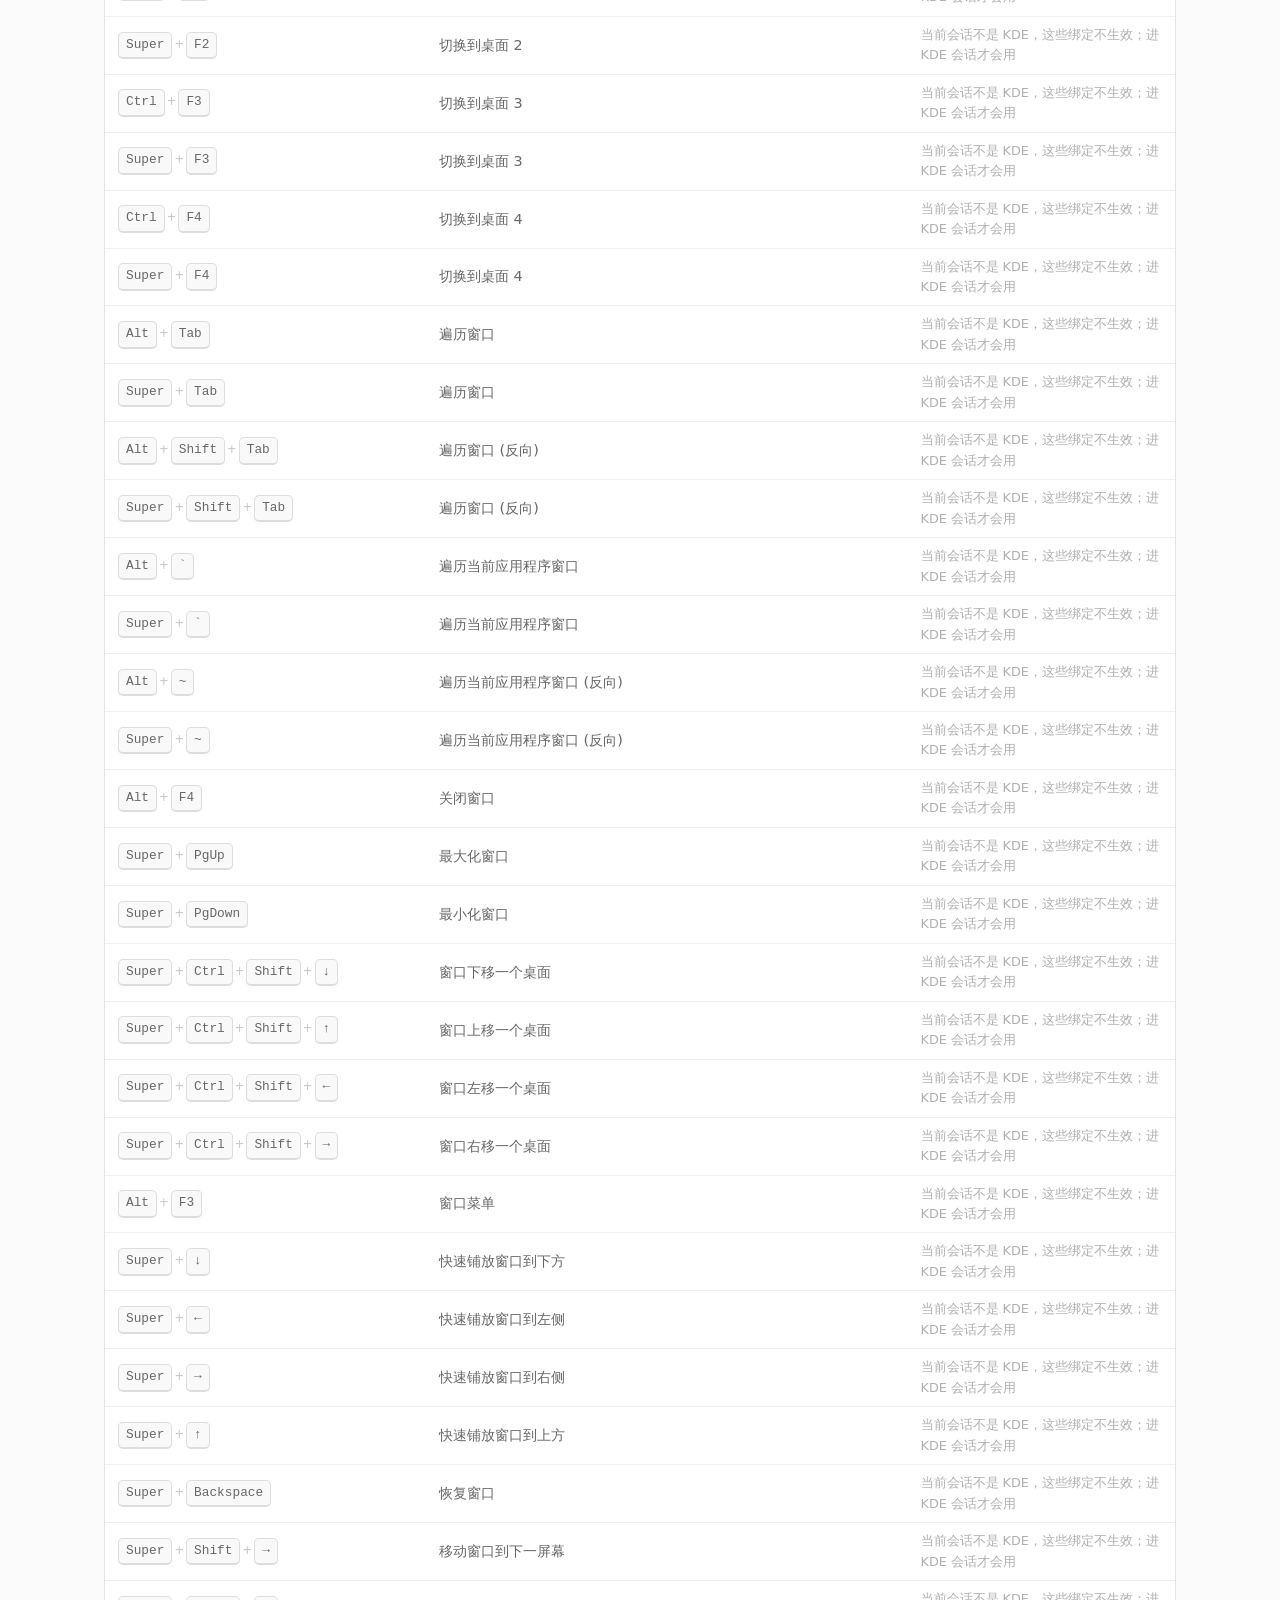
<file: examples/all-shortcuts-zh.html>
<!doctype html><html lang="zh-CN"><head><meta charset="utf-8">
<meta name="viewport" content="width=device-width,initial-scale=1">
<title>全层级快捷键总表 · keymap-atlas</title>
<style>
:root{color-scheme:light dark}
*{box-sizing:border-box}
body{font-family:"Noto Sans CJK SC","Source Han Sans SC",system-ui,sans-serif;
 margin:0 auto;padding:34px 24px 64px;max-width:1120px;line-height:1.6;
 background:#fbfbfb;color:#1b1b1b}
h1{font-size:1.6rem;margin:0 0 6px}
h2{font-size:1.05rem;margin:38px 0 10px;padding-bottom:7px;border-bottom:2px solid #8884}
.sub{color:#777;font-size:.88rem}
table{width:100%;border-collapse:collapse;font-size:.9rem}
.card{background:#fff;border:1px solid #e5e5e5;border-radius:12px;overflow:hidden}
th{text-align:left;padding:8px 13px;background:#f4f4f4;font-size:.8rem;color:#666}
td{padding:8px 13px;border-top:1px solid #8882;vertical-align:middle}
tr:hover td{background:#f7f7f8}
kbd{display:inline-block;font-family:ui-monospace,monospace;font-size:.8rem;padding:2px 7px;
 border:1px solid #ccc;border-bottom-width:2px;border-radius:5px;background:#f6f6f6;
 white-space:nowrap}
.plus{color:#aaa;font-size:.72rem;margin:0 2px}
.tag{font-size:.72rem;padding:1px 8px;border-radius:999px;margin-left:8px;
 background:#8881;color:#666}
.tag.on{background:#2e7d3222;color:#2e7d32}
.tag.off{background:#b8860b22;color:#b8860b}
.off-row{opacity:.66}
.note{color:#888;font-size:.8rem}
#q{position:sticky;top:0;z-index:9;width:100%;font-size:1rem;padding:13px 16px;
 margin:16px 0 4px;border:1px solid #d8d8d8;border-radius:12px;background:#fff;
 color:inherit;font-family:inherit;box-shadow:0 2px 10px #0000000d}
#q:focus{outline:none;border-color:#7a7a7a;box-shadow:0 0 0 3px #8881}
#hint{font-size:.8rem;color:#999;margin:0 0 8px 4px;min-height:1.1em}
.hidden{display:none}
code{font-size:.85em;background:#8881;padding:1px 5px;border-radius:4px}
@media (prefers-color-scheme:dark){
 body{background:#131313;color:#e9e9e9}
 .card{background:#1c1c1c;border-color:#333}
 th{background:#242424;color:#999}
 kbd{background:#2b2b2b;border-color:#444;color:#eee}
 tr:hover td{background:#202020}}
</style></head><body>
<h1>全层级快捷键总表</h1>
<p class="sub">共 350 条 · 覆盖 6 个可静态解析的层 · 生成于 2026-11-13 01:02 CST</p>
<p class="sub"><b>当前键盘</b>：AT Translated Set 2 keyboard · <b>指纹</b> <code>265ce5c7254b088d</code> —— 换/插键盘会自动重算并重建本页</p>
<p class="sub">判定更准的办法：跑 <code>keymap-atlas probe</code> 把真实按键按一遍。实测结果优先于 <code>/proc</code> 能力位图。</p>
<div class="card" style="margin:18px 0"><table><thead><tr><th>层级</th><th style="width:90px">条数</th><th style="width:110px">状态</th></tr></thead><tbody>
<tr><td>1 · niri 合成器层</td><td>137</td><td><span class="tag on">生效</span></td></tr>
<tr><td>2 · 输入法层（fcitx5）</td><td>7</td><td><span class="tag on">生效</span></td></tr>
<tr><td>3 · 终端应用层（Ghostty）</td><td>6</td><td><span class="tag on">生效</span></td></tr>
<tr><td>4 · 内核 / 硬件层</td><td>28</td><td><span class="tag on">生效</span></td></tr>
<tr><td>5 · KDE 全局快捷键层</td><td>114</td><td><span class="tag off">未生效</span></td></tr>
<tr><td>6 · GNOME 键位层</td><td>58</td><td><span class="tag off">未生效</span></td></tr>
</tbody></table></div>
<p><kbd>Super</kbd> = Windows 徽标键（niri 的 <code>Mod</code>）。</p>
<input id="q" type="search" autocomplete="off" placeholder="🔍 输入中文即可查表：音量 / 亮度 / 截图 / 工作区 / 锁屏…（拼音 yl、jt、gzq 也可以）">
<div id="hint"></div>
<h2>1 · niri 合成器层 › 窗口 / 列管理<span class='tag on'>27 条 · 生效</span></h2>
<div class="card"><table><thead><tr><th style="width:30%">按键</th><th style="width:45%">功能</th><th>备注</th></tr></thead><tbody>
<tr data-b="关闭当前窗口 super q 按住不重复 1 · niri 合成器层 › 窗口 / 列管理 chuangkou ck window guanbi gb close super"><td><kbd>Super</kbd><span class="plus">+</span><kbd>Q</kbd></td><td>关闭当前窗口</td><td class='note'>✅ 按住不重复</td></tr>
<tr data-b="关闭当前窗口 alt f4 按住不重复 1 · niri 合成器层 › 窗口 / 列管理 chuangkou ck window guanbi gb close alt f4"><td><kbd>Alt</kbd><span class="plus">+</span><kbd>F4</kbd></td><td>关闭当前窗口</td><td class='note'>✅ 按住不重复</td></tr>
<tr data-b="最大化当前列 super f  1 · niri 合成器层 › 窗口 / 列管理 lie column zuidahua zdh maximize super"><td><kbd>Super</kbd><span class="plus">+</span><kbd>F</kbd></td><td>最大化当前列</td><td class='note'>✅ </td></tr>
<tr data-b="全屏切换 super shift f  1 · niri 合成器层 › 窗口 / 列管理 quanping qp fullscreen qiehuan qh switch super shift"><td><kbd>Super</kbd><span class="plus">+</span><kbd>Shift</kbd><span class="plus">+</span><kbd>F</kbd></td><td>全屏切换</td><td class='note'>✅ </td></tr>
<tr data-b="浮动窗口 / 平铺 切换 super shift t  1 · niri 合成器层 › 窗口 / 列管理 chuangkou ck window fudong fd floating qiehuan qh switch super shift"><td><kbd>Super</kbd><span class="plus">+</span><kbd>Shift</kbd><span class="plus">+</span><kbd>T</kbd></td><td>浮动窗口 / 平铺 切换</td><td class='note'>✅ </td></tr>
<tr data-b="在浮动窗口与平铺窗口间切换焦点 super shift v  1 · niri 合成器层 › 窗口 / 列管理 chuangkou ck window fudong fd floating qiehuan qh switch super shift"><td><kbd>Super</kbd><span class="plus">+</span><kbd>Shift</kbd><span class="plus">+</span><kbd>V</kbd></td><td>在浮动窗口与平铺窗口间切换焦点</td><td class='note'>✅ </td></tr>
<tr data-b="列内标签页显示 切换 super w  1 · niri 合成器层 › 窗口 / 列管理 lie column biaoqianye bqy tab qiehuan qh switch super"><td><kbd>Super</kbd><span class="plus">+</span><kbd>W</kbd></td><td>列内标签页显示 切换</td><td class='note'>✅ </td></tr>
<tr data-b="窗口规则编辑器 super shift w  1 · niri 合成器层 › 窗口 / 列管理 chuangkou ck window super shift"><td><kbd>Super</kbd><span class="plus">+</span><kbd>Shift</kbd><span class="plus">+</span><kbd>W</kbd></td><td>窗口规则编辑器</td><td class='note'>✅ </td></tr>
<tr data-b="把当前列左移 super shift h  1 · niri 合成器层 › 窗口 / 列管理 lie column super shift"><td><kbd>Super</kbd><span class="plus">+</span><kbd>Shift</kbd><span class="plus">+</span><kbd>H</kbd></td><td>把当前列左移</td><td class='note'>✅ </td></tr>
<tr data-b="把当前窗口下移 super shift j  1 · niri 合成器层 › 窗口 / 列管理 chuangkou ck window super shift"><td><kbd>Super</kbd><span class="plus">+</span><kbd>Shift</kbd><span class="plus">+</span><kbd>J</kbd></td><td>把当前窗口下移</td><td class='note'>✅ </td></tr>
<tr data-b="把当前窗口上移 super shift k  1 · niri 合成器层 › 窗口 / 列管理 chuangkou ck window super shift"><td><kbd>Super</kbd><span class="plus">+</span><kbd>Shift</kbd><span class="plus">+</span><kbd>K</kbd></td><td>把当前窗口上移</td><td class='note'>✅ </td></tr>
<tr data-b="把当前列右移 super shift l  1 · niri 合成器层 › 窗口 / 列管理 lie column super shift"><td><kbd>Super</kbd><span class="plus">+</span><kbd>Shift</kbd><span class="plus">+</span><kbd>L</kbd></td><td>把当前列右移</td><td class='note'>✅ </td></tr>
<tr data-b="把当前列移到最前 super ctrl home 由固件接口上报（intel hid events），未实测 1 · niri 合成器层 › 窗口 / 列管理 lie column super ctrl home"><td><kbd>Super</kbd><span class="plus">+</span><kbd>Ctrl</kbd><span class="plus">+</span><kbd>Home</kbd></td><td>把当前列移到最前</td><td class='note'>✅ 由固件接口上报（Intel HID events），未实测</td></tr>
<tr data-b="把当前列移到最后 super ctrl end 由固件接口上报（intel hid events），未实测 1 · niri 合成器层 › 窗口 / 列管理 lie column super ctrl end"><td><kbd>Super</kbd><span class="plus">+</span><kbd>Ctrl</kbd><span class="plus">+</span><kbd>End</kbd></td><td>把当前列移到最后</td><td class='note'>✅ 由固件接口上报（Intel HID events），未实测</td></tr>
<tr data-b="窗口并入 / 推出到左列 super [  1 · niri 合成器层 › 窗口 / 列管理 chuangkou ck window lie column super ["><td><kbd>Super</kbd><span class="plus">+</span><kbd>[</kbd></td><td>窗口并入 / 推出到左列</td><td class='note'>✅ </td></tr>
<tr data-b="窗口并入 / 推出到右列 super ]  1 · niri 合成器层 › 窗口 / 列管理 chuangkou ck window lie column super ]"><td><kbd>Super</kbd><span class="plus">+</span><kbd>]</kbd></td><td>窗口并入 / 推出到右列</td><td class='note'>✅ </td></tr>
<tr data-b="把窗口从列中拆出来 super .  1 · niri 合成器层 › 窗口 / 列管理 chuangkou ck window lie column super ."><td><kbd>Super</kbd><span class="plus">+</span><kbd>.</kbd></td><td>把窗口从列中拆出来</td><td class='note'>✅ </td></tr>
<tr data-b="循环切换预设列宽 super r  1 · niri 合成器层 › 窗口 / 列管理 lie column qiehuan qh switch super"><td><kbd>Super</kbd><span class="plus">+</span><kbd>R</kbd></td><td>循环切换预设列宽</td><td class='note'>✅ </td></tr>
<tr data-b="循环切换预设窗口高度 super shift r  1 · niri 合成器层 › 窗口 / 列管理 chuangkou ck window qiehuan qh switch super shift"><td><kbd>Super</kbd><span class="plus">+</span><kbd>Shift</kbd><span class="plus">+</span><kbd>R</kbd></td><td>循环切换预设窗口高度</td><td class='note'>✅ </td></tr>
<tr data-b="重置窗口高度 super ctrl r  1 · niri 合成器层 › 窗口 / 列管理 chuangkou ck window super ctrl"><td><kbd>Super</kbd><span class="plus">+</span><kbd>Ctrl</kbd><span class="plus">+</span><kbd>R</kbd></td><td>重置窗口高度</td><td class='note'>✅ </td></tr>
<tr data-b="当前列扩展到可用宽度 super ctrl f  1 · niri 合成器层 › 窗口 / 列管理 lie column super ctrl"><td><kbd>Super</kbd><span class="plus">+</span><kbd>Ctrl</kbd><span class="plus">+</span><kbd>F</kbd></td><td>当前列扩展到可用宽度</td><td class='note'>✅ </td></tr>
<tr data-b="当前列居中 super c  1 · niri 合成器层 › 窗口 / 列管理 lie column juzhong jz center super"><td><kbd>Super</kbd><span class="plus">+</span><kbd>C</kbd></td><td>当前列居中</td><td class='note'>✅ </td></tr>
<tr data-b="可见列整体居中 super ctrl c  1 · niri 合成器层 › 窗口 / 列管理 lie column juzhong jz center super ctrl"><td><kbd>Super</kbd><span class="plus">+</span><kbd>Ctrl</kbd><span class="plus">+</span><kbd>C</kbd></td><td>可见列整体居中</td><td class='note'>✅ </td></tr>
<tr data-b="列宽 -10%（缩小） super -  1 · niri 合成器层 › 窗口 / 列管理 lie column suoxiao sx super -"><td><kbd>Super</kbd><span class="plus">+</span><kbd>-</kbd></td><td>列宽 -10%（缩小）</td><td class='note'>✅ </td></tr>
<tr data-b="列宽 +10%（放大） super =  1 · niri 合成器层 › 窗口 / 列管理 lie column fangda fd zoom super ="><td><kbd>Super</kbd><span class="plus">+</span><kbd>=</kbd></td><td>列宽 +10%（放大）</td><td class='note'>✅ </td></tr>
<tr data-b="窗口高度 -10%（缩小） super shift -  1 · niri 合成器层 › 窗口 / 列管理 chuangkou ck window suoxiao sx super shift -"><td><kbd>Super</kbd><span class="plus">+</span><kbd>Shift</kbd><span class="plus">+</span><kbd>-</kbd></td><td>窗口高度 -10%（缩小）</td><td class='note'>✅ </td></tr>
<tr data-b="窗口高度 +10%（放大） super shift =  1 · niri 合成器层 › 窗口 / 列管理 chuangkou ck window fangda fd zoom super shift ="><td><kbd>Super</kbd><span class="plus">+</span><kbd>Shift</kbd><span class="plus">+</span><kbd>=</kbd></td><td>窗口高度 +10%（放大）</td><td class='note'>✅ </td></tr>
</tbody></table></div>
<h2>1 · niri 合成器层 › 焦点 / 窗口切换<span class='tag on'>14 条 · 生效</span></h2>
<div class="card"><table><thead><tr><th style="width:30%">按键</th><th style="width:45%">功能</th><th>备注</th></tr></thead><tbody>
<tr data-b="在最近使用窗口间切换（下一个）（限定当前显示器） alt tab  1 · niri 合成器层 › 焦点 / 窗口切换 chuangkou ck window xianshiqi xsq monitor qiehuan qh switch alt tab"><td><kbd>Alt</kbd><span class="plus">+</span><kbd>Tab</kbd></td><td>在最近使用窗口间切换（下一个）（限定当前显示器）</td><td class='note'>✅ </td></tr>
<tr data-b="在最近使用窗口间切换（上一个）（限定当前显示器） alt shift tab  1 · niri 合成器层 › 焦点 / 窗口切换 chuangkou ck window xianshiqi xsq monitor qiehuan qh switch alt shift tab"><td><kbd>Alt</kbd><span class="plus">+</span><kbd>Shift</kbd><span class="plus">+</span><kbd>Tab</kbd></td><td>在最近使用窗口间切换（上一个）（限定当前显示器）</td><td class='note'>✅ </td></tr>
<tr data-b="在最近使用窗口间切换（下一个）（按应用分组） alt `  1 · niri 合成器层 › 焦点 / 窗口切换 chuangkou ck window qiehuan qh switch alt `"><td><kbd>Alt</kbd><span class="plus">+</span><kbd>`</kbd></td><td>在最近使用窗口间切换（下一个）（按应用分组）</td><td class='note'>✅ </td></tr>
<tr data-b="在最近使用窗口间切换（上一个）（按应用分组） alt shift `  1 · niri 合成器层 › 焦点 / 窗口切换 chuangkou ck window qiehuan qh switch alt shift `"><td><kbd>Alt</kbd><span class="plus">+</span><kbd>Shift</kbd><span class="plus">+</span><kbd>`</kbd></td><td>在最近使用窗口间切换（上一个）（按应用分组）</td><td class='note'>✅ </td></tr>
<tr data-b="聚焦左边一列 super h  1 · niri 合成器层 › 焦点 / 窗口切换 lie column jujiao jj focus super"><td><kbd>Super</kbd><span class="plus">+</span><kbd>H</kbd></td><td>聚焦左边一列</td><td class='note'>✅ </td></tr>
<tr data-b="聚焦下方窗口 super j  1 · niri 合成器层 › 焦点 / 窗口切换 chuangkou ck window jujiao jj focus super"><td><kbd>Super</kbd><span class="plus">+</span><kbd>J</kbd></td><td>聚焦下方窗口</td><td class='note'>✅ </td></tr>
<tr data-b="聚焦上方窗口 super k  1 · niri 合成器层 › 焦点 / 窗口切换 chuangkou ck window jujiao jj focus super"><td><kbd>Super</kbd><span class="plus">+</span><kbd>K</kbd></td><td>聚焦上方窗口</td><td class='note'>✅ </td></tr>
<tr data-b="聚焦右边一列 super l  1 · niri 合成器层 › 焦点 / 窗口切换 lie column jujiao jj focus super"><td><kbd>Super</kbd><span class="plus">+</span><kbd>L</kbd></td><td>聚焦右边一列</td><td class='note'>✅ </td></tr>
<tr data-b="聚焦最左一列 super home 由固件接口上报（intel hid events），未实测 1 · niri 合成器层 › 焦点 / 窗口切换 lie column jujiao jj focus super home"><td><kbd>Super</kbd><span class="plus">+</span><kbd>Home</kbd></td><td>聚焦最左一列</td><td class='note'>✅ 由固件接口上报（Intel HID events），未实测</td></tr>
<tr data-b="聚焦最右一列 super end 由固件接口上报（intel hid events），未实测 1 · niri 合成器层 › 焦点 / 窗口切换 lie column jujiao jj focus super end"><td><kbd>Super</kbd><span class="plus">+</span><kbd>End</kbd></td><td>聚焦最右一列</td><td class='note'>✅ 由固件接口上报（Intel HID events），未实测</td></tr>
<tr data-b="聚焦左侧显示器 super ctrl h  1 · niri 合成器层 › 焦点 / 窗口切换 xianshiqi xsq monitor jujiao jj focus super ctrl"><td><kbd>Super</kbd><span class="plus">+</span><kbd>Ctrl</kbd><span class="plus">+</span><kbd>H</kbd></td><td>聚焦左侧显示器</td><td class='note'>✅ </td></tr>
<tr data-b="聚焦下方显示器 super ctrl j  1 · niri 合成器层 › 焦点 / 窗口切换 xianshiqi xsq monitor jujiao jj focus super ctrl"><td><kbd>Super</kbd><span class="plus">+</span><kbd>Ctrl</kbd><span class="plus">+</span><kbd>J</kbd></td><td>聚焦下方显示器</td><td class='note'>✅ </td></tr>
<tr data-b="聚焦上方显示器 super ctrl k  1 · niri 合成器层 › 焦点 / 窗口切换 xianshiqi xsq monitor jujiao jj focus super ctrl"><td><kbd>Super</kbd><span class="plus">+</span><kbd>Ctrl</kbd><span class="plus">+</span><kbd>K</kbd></td><td>聚焦上方显示器</td><td class='note'>✅ </td></tr>
<tr data-b="聚焦右侧显示器 super ctrl l  1 · niri 合成器层 › 焦点 / 窗口切换 xianshiqi xsq monitor jujiao jj focus super ctrl"><td><kbd>Super</kbd><span class="plus">+</span><kbd>Ctrl</kbd><span class="plus">+</span><kbd>L</kbd></td><td>聚焦右侧显示器</td><td class='note'>✅ </td></tr>
</tbody></table></div>
<h2>1 · niri 合成器层 › 工作区<span class='tag on'>31 条 · 生效</span></h2>
<div class="card"><table><thead><tr><th style="width:30%">按键</th><th style="width:45%">功能</th><th>备注</th></tr></thead><tbody>
<tr data-b="切换工作区总览（overview） super o 按住不重复 1 · niri 合成器层 › 工作区 gongzuoqu gzq workspace zonglan zl overview qiehuan qh switch super"><td><kbd>Super</kbd><span class="plus">+</span><kbd>O</kbd></td><td>切换工作区总览（Overview）</td><td class='note'>✅ 按住不重复</td></tr>
<tr data-b="切换工作区总览（overview） super tab 按住不重复 1 · niri 合成器层 › 工作区 gongzuoqu gzq workspace zonglan zl overview qiehuan qh switch super tab"><td><kbd>Super</kbd><span class="plus">+</span><kbd>Tab</kbd></td><td>切换工作区总览（Overview）</td><td class='note'>✅ 按住不重复</td></tr>
<tr data-b="切到下一个工作区 super pgdn 由固件接口上报（intel hid events），未实测 1 · niri 合成器层 › 工作区 gongzuoqu gzq workspace super pgdn"><td><kbd>Super</kbd><span class="plus">+</span><kbd>PgDn</kbd></td><td>切到下一个工作区</td><td class='note'>✅ 由固件接口上报（Intel HID events），未实测</td></tr>
<tr data-b="切到上一个工作区 super pgup 由固件接口上报（intel hid events），未实测 1 · niri 合成器层 › 工作区 gongzuoqu gzq workspace super pgup"><td><kbd>Super</kbd><span class="plus">+</span><kbd>PgUp</kbd></td><td>切到上一个工作区</td><td class='note'>✅ 由固件接口上报（Intel HID events），未实测</td></tr>
<tr data-b="切到下一个工作区 super u  1 · niri 合成器层 › 工作区 gongzuoqu gzq workspace super"><td><kbd>Super</kbd><span class="plus">+</span><kbd>U</kbd></td><td>切到下一个工作区</td><td class='note'>✅ </td></tr>
<tr data-b="切到上一个工作区 super i  1 · niri 合成器层 › 工作区 gongzuoqu gzq workspace super"><td><kbd>Super</kbd><span class="plus">+</span><kbd>I</kbd></td><td>切到上一个工作区</td><td class='note'>✅ </td></tr>
<tr data-b="把当前列移到下一个工作区 super ctrl u  1 · niri 合成器层 › 工作区 lie column gongzuoqu gzq workspace super ctrl"><td><kbd>Super</kbd><span class="plus">+</span><kbd>Ctrl</kbd><span class="plus">+</span><kbd>U</kbd></td><td>把当前列移到下一个工作区</td><td class='note'>✅ </td></tr>
<tr data-b="把当前列移到上一个工作区 super ctrl i  1 · niri 合成器层 › 工作区 lie column gongzuoqu gzq workspace super ctrl"><td><kbd>Super</kbd><span class="plus">+</span><kbd>Ctrl</kbd><span class="plus">+</span><kbd>I</kbd></td><td>把当前列移到上一个工作区</td><td class='note'>✅ </td></tr>
<tr data-b="重命名当前工作区 super alt r  1 · niri 合成器层 › 工作区 gongzuoqu gzq workspace zhongmingming zmm rename super alt"><td><kbd>Super</kbd><span class="plus">+</span><kbd>Alt</kbd><span class="plus">+</span><kbd>R</kbd></td><td>重命名当前工作区</td><td class='note'>✅ </td></tr>
<tr data-b="把本工作区顺序下移 super shift pgdn 由固件接口上报（intel hid events），未实测 1 · niri 合成器层 › 工作区 gongzuoqu gzq workspace super shift pgdn"><td><kbd>Super</kbd><span class="plus">+</span><kbd>Shift</kbd><span class="plus">+</span><kbd>PgDn</kbd></td><td>把本工作区顺序下移</td><td class='note'>✅ 由固件接口上报（Intel HID events），未实测</td></tr>
<tr data-b="把本工作区顺序上移 super shift pgup 由固件接口上报（intel hid events），未实测 1 · niri 合成器层 › 工作区 gongzuoqu gzq workspace super shift pgup"><td><kbd>Super</kbd><span class="plus">+</span><kbd>Shift</kbd><span class="plus">+</span><kbd>PgUp</kbd></td><td>把本工作区顺序上移</td><td class='note'>✅ 由固件接口上报（Intel HID events），未实测</td></tr>
<tr data-b="把本工作区顺序下移 super shift u  1 · niri 合成器层 › 工作区 gongzuoqu gzq workspace super shift"><td><kbd>Super</kbd><span class="plus">+</span><kbd>Shift</kbd><span class="plus">+</span><kbd>U</kbd></td><td>把本工作区顺序下移</td><td class='note'>✅ </td></tr>
<tr data-b="把本工作区顺序上移 super shift i  1 · niri 合成器层 › 工作区 gongzuoqu gzq workspace super shift"><td><kbd>Super</kbd><span class="plus">+</span><kbd>Shift</kbd><span class="plus">+</span><kbd>I</kbd></td><td>把本工作区顺序上移</td><td class='note'>✅ </td></tr>
<tr data-b="切换到工作区 1 super 1  1 · niri 合成器层 › 工作区 gongzuoqu gzq workspace qiehuan qh switch super 1"><td><kbd>Super</kbd><span class="plus">+</span><kbd>1</kbd></td><td>切换到工作区 1</td><td class='note'>✅ </td></tr>
<tr data-b="切换到工作区 2 super 2  1 · niri 合成器层 › 工作区 gongzuoqu gzq workspace qiehuan qh switch super 2"><td><kbd>Super</kbd><span class="plus">+</span><kbd>2</kbd></td><td>切换到工作区 2</td><td class='note'>✅ </td></tr>
<tr data-b="切换到工作区 3 super 3  1 · niri 合成器层 › 工作区 gongzuoqu gzq workspace qiehuan qh switch super 3"><td><kbd>Super</kbd><span class="plus">+</span><kbd>3</kbd></td><td>切换到工作区 3</td><td class='note'>✅ </td></tr>
<tr data-b="切换到工作区 4 super 4  1 · niri 合成器层 › 工作区 gongzuoqu gzq workspace qiehuan qh switch super 4"><td><kbd>Super</kbd><span class="plus">+</span><kbd>4</kbd></td><td>切换到工作区 4</td><td class='note'>✅ </td></tr>
<tr data-b="切换到工作区 5 super 5  1 · niri 合成器层 › 工作区 gongzuoqu gzq workspace qiehuan qh switch super 5"><td><kbd>Super</kbd><span class="plus">+</span><kbd>5</kbd></td><td>切换到工作区 5</td><td class='note'>✅ </td></tr>
<tr data-b="切换到工作区 6 super 6  1 · niri 合成器层 › 工作区 gongzuoqu gzq workspace qiehuan qh switch super 6"><td><kbd>Super</kbd><span class="plus">+</span><kbd>6</kbd></td><td>切换到工作区 6</td><td class='note'>✅ </td></tr>
<tr data-b="切换到工作区 7 super 7  1 · niri 合成器层 › 工作区 gongzuoqu gzq workspace qiehuan qh switch super 7"><td><kbd>Super</kbd><span class="plus">+</span><kbd>7</kbd></td><td>切换到工作区 7</td><td class='note'>✅ </td></tr>
<tr data-b="切换到工作区 8 super 8  1 · niri 合成器层 › 工作区 gongzuoqu gzq workspace qiehuan qh switch super 8"><td><kbd>Super</kbd><span class="plus">+</span><kbd>8</kbd></td><td>切换到工作区 8</td><td class='note'>✅ </td></tr>
<tr data-b="切换到工作区 9 super 9  1 · niri 合成器层 › 工作区 gongzuoqu gzq workspace qiehuan qh switch super 9"><td><kbd>Super</kbd><span class="plus">+</span><kbd>9</kbd></td><td>切换到工作区 9</td><td class='note'>✅ </td></tr>
<tr data-b="把当前列移到工作区 1 super shift 1  1 · niri 合成器层 › 工作区 lie column gongzuoqu gzq workspace super shift 1"><td><kbd>Super</kbd><span class="plus">+</span><kbd>Shift</kbd><span class="plus">+</span><kbd>1</kbd></td><td>把当前列移到工作区 1</td><td class='note'>✅ </td></tr>
<tr data-b="把当前列移到工作区 2 super shift 2  1 · niri 合成器层 › 工作区 lie column gongzuoqu gzq workspace super shift 2"><td><kbd>Super</kbd><span class="plus">+</span><kbd>Shift</kbd><span class="plus">+</span><kbd>2</kbd></td><td>把当前列移到工作区 2</td><td class='note'>✅ </td></tr>
<tr data-b="把当前列移到工作区 3 super shift 3  1 · niri 合成器层 › 工作区 lie column gongzuoqu gzq workspace super shift 3"><td><kbd>Super</kbd><span class="plus">+</span><kbd>Shift</kbd><span class="plus">+</span><kbd>3</kbd></td><td>把当前列移到工作区 3</td><td class='note'>✅ </td></tr>
<tr data-b="把当前列移到工作区 4 super shift 4  1 · niri 合成器层 › 工作区 lie column gongzuoqu gzq workspace super shift 4"><td><kbd>Super</kbd><span class="plus">+</span><kbd>Shift</kbd><span class="plus">+</span><kbd>4</kbd></td><td>把当前列移到工作区 4</td><td class='note'>✅ </td></tr>
<tr data-b="把当前列移到工作区 5 super shift 5  1 · niri 合成器层 › 工作区 lie column gongzuoqu gzq workspace super shift 5"><td><kbd>Super</kbd><span class="plus">+</span><kbd>Shift</kbd><span class="plus">+</span><kbd>5</kbd></td><td>把当前列移到工作区 5</td><td class='note'>✅ </td></tr>
<tr data-b="把当前列移到工作区 6 super shift 6  1 · niri 合成器层 › 工作区 lie column gongzuoqu gzq workspace super shift 6"><td><kbd>Super</kbd><span class="plus">+</span><kbd>Shift</kbd><span class="plus">+</span><kbd>6</kbd></td><td>把当前列移到工作区 6</td><td class='note'>✅ </td></tr>
<tr data-b="把当前列移到工作区 7 super shift 7  1 · niri 合成器层 › 工作区 lie column gongzuoqu gzq workspace super shift 7"><td><kbd>Super</kbd><span class="plus">+</span><kbd>Shift</kbd><span class="plus">+</span><kbd>7</kbd></td><td>把当前列移到工作区 7</td><td class='note'>✅ </td></tr>
<tr data-b="把当前列移到工作区 8 super shift 8  1 · niri 合成器层 › 工作区 lie column gongzuoqu gzq workspace super shift 8"><td><kbd>Super</kbd><span class="plus">+</span><kbd>Shift</kbd><span class="plus">+</span><kbd>8</kbd></td><td>把当前列移到工作区 8</td><td class='note'>✅ </td></tr>
<tr data-b="把当前列移到工作区 9 super shift 9  1 · niri 合成器层 › 工作区 lie column gongzuoqu gzq workspace super shift 9"><td><kbd>Super</kbd><span class="plus">+</span><kbd>Shift</kbd><span class="plus">+</span><kbd>9</kbd></td><td>把当前列移到工作区 9</td><td class='note'>✅ </td></tr>
</tbody></table></div>
<h2>1 · niri 合成器层 › 显示器 / 输出<span class='tag on'>6 条 · 生效</span></h2>
<div class="card"><table><thead><tr><th style="width:30%">按键</th><th style="width:45%">功能</th><th>备注</th></tr></thead><tbody>
<tr data-b="把当前列移到左侧显示器 super shift ctrl h  1 · niri 合成器层 › 显示器 / 输出 lie column xianshiqi xsq monitor super shift ctrl"><td><kbd>Super</kbd><span class="plus">+</span><kbd>Shift</kbd><span class="plus">+</span><kbd>Ctrl</kbd><span class="plus">+</span><kbd>H</kbd></td><td>把当前列移到左侧显示器</td><td class='note'>✅ </td></tr>
<tr data-b="把当前列移到下方显示器 super shift ctrl j  1 · niri 合成器层 › 显示器 / 输出 lie column xianshiqi xsq monitor super shift ctrl"><td><kbd>Super</kbd><span class="plus">+</span><kbd>Shift</kbd><span class="plus">+</span><kbd>Ctrl</kbd><span class="plus">+</span><kbd>J</kbd></td><td>把当前列移到下方显示器</td><td class='note'>✅ </td></tr>
<tr data-b="把当前列移到上方显示器 super shift ctrl k  1 · niri 合成器层 › 显示器 / 输出 lie column xianshiqi xsq monitor super shift ctrl"><td><kbd>Super</kbd><span class="plus">+</span><kbd>Shift</kbd><span class="plus">+</span><kbd>Ctrl</kbd><span class="plus">+</span><kbd>K</kbd></td><td>把当前列移到上方显示器</td><td class='note'>✅ </td></tr>
<tr data-b="把当前列移到右侧显示器 super shift ctrl l  1 · niri 合成器层 › 显示器 / 输出 lie column xianshiqi xsq monitor super shift ctrl"><td><kbd>Super</kbd><span class="plus">+</span><kbd>Shift</kbd><span class="plus">+</span><kbd>Ctrl</kbd><span class="plus">+</span><kbd>L</kbd></td><td>把当前列移到右侧显示器</td><td class='note'>✅ </td></tr>
<tr data-b="循环切换显示器配置方案 super p  1 · niri 合成器层 › 显示器 / 输出 xianshiqi xsq monitor qiehuan qh switch super"><td><kbd>Super</kbd><span class="plus">+</span><kbd>P</kbd></td><td>循环切换显示器配置方案</td><td class='note'>✅ </td></tr>
<tr data-b="关闭显示器（省电） super shift p  1 · niri 合成器层 › 显示器 / 输出 xianshiqi xsq monitor guanbi gb close super shift"><td><kbd>Super</kbd><span class="plus">+</span><kbd>Shift</kbd><span class="plus">+</span><kbd>P</kbd></td><td>关闭显示器（省电）</td><td class='note'>✅ </td></tr>
</tbody></table></div>
<h2>1 · niri 合成器层 › 声音 / 亮度 / 媒体<span class='tag on'>6 条 · 生效</span></h2>
<div class="card"><table><thead><tr><th style="width:30%">按键</th><th style="width:45%">功能</th><th>备注</th></tr></thead><tbody>
<tr data-b="控制中心（音量、亮度、网络等） super a  1 · niri 合成器层 › 声音 / 亮度 / 媒体 yinliang yl volume liangdu ld brightness super"><td><kbd>Super</kbd><span class="plus">+</span><kbd>A</kbd></td><td>控制中心（音量、亮度、网络等）</td><td class='note'>✅ </td></tr>
<tr data-b="系统音量 +3% super alt =  1 · niri 合成器层 › 声音 / 亮度 / 媒体 yinliang yl volume super alt ="><td><kbd>Super</kbd><span class="plus">+</span><kbd>Alt</kbd><span class="plus">+</span><kbd>=</kbd></td><td>系统音量 +3%</td><td class='note'>✅ </td></tr>
<tr data-b="系统音量 -3% super alt -  1 · niri 合成器层 › 声音 / 亮度 / 媒体 yinliang yl volume super alt -"><td><kbd>Super</kbd><span class="plus">+</span><kbd>Alt</kbd><span class="plus">+</span><kbd>-</kbd></td><td>系统音量 -3%</td><td class='note'>✅ </td></tr>
<tr data-b="系统静音 切换 super alt 0  1 · niri 合成器层 › 声音 / 亮度 / 媒体 jingyin jy mute qiehuan qh switch super alt 0"><td><kbd>Super</kbd><span class="plus">+</span><kbd>Alt</kbd><span class="plus">+</span><kbd>0</kbd></td><td>系统静音 切换</td><td class='note'>✅ </td></tr>
<tr data-b="屏幕亮度 +10% super alt shift =  1 · niri 合成器层 › 声音 / 亮度 / 媒体 liangdu ld brightness super alt shift ="><td><kbd>Super</kbd><span class="plus">+</span><kbd>Alt</kbd><span class="plus">+</span><kbd>Shift</kbd><span class="plus">+</span><kbd>=</kbd></td><td>屏幕亮度 +10%</td><td class='note'>✅ </td></tr>
<tr data-b="屏幕亮度 -10% super alt shift -  1 · niri 合成器层 › 声音 / 亮度 / 媒体 liangdu ld brightness super alt shift -"><td><kbd>Super</kbd><span class="plus">+</span><kbd>Alt</kbd><span class="plus">+</span><kbd>Shift</kbd><span class="plus">+</span><kbd>-</kbd></td><td>屏幕亮度 -10%</td><td class='note'>✅ </td></tr>
</tbody></table></div>
<h2>1 · niri 合成器层 › 截图<span class='tag on'>6 条 · 生效</span></h2>
<div class="card"><table><thead><tr><th style="width:30%">按键</th><th style="width:45%">功能</th><th>备注</th></tr></thead><tbody>
<tr data-b="截图：区域截图 prtsc 你标记为「本机键盘没有这个键」 1 · niri 合成器层 › 截图 jietu jt screenshot prtsc"><td><kbd>PrtSc</kbd></td><td>截图：区域截图</td><td class='note'>⛔ 你标记为「本机键盘没有这个键」</td></tr>
<tr data-b="截图：全屏截图 ctrl prtsc 你标记为「本机键盘没有这个键」 1 · niri 合成器层 › 截图 jietu jt screenshot quanping qp fullscreen ctrl prtsc"><td><kbd>Ctrl</kbd><span class="plus">+</span><kbd>PrtSc</kbd></td><td>截图：全屏截图</td><td class='note'>⛔ 你标记为「本机键盘没有这个键」</td></tr>
<tr data-b="截图：窗口截图 alt prtsc 你标记为「本机键盘没有这个键」 1 · niri 合成器层 › 截图 jietu jt screenshot chuangkou ck window alt prtsc"><td><kbd>Alt</kbd><span class="plus">+</span><kbd>PrtSc</kbd></td><td>截图：窗口截图</td><td class='note'>⛔ 你标记为「本机键盘没有这个键」</td></tr>
<tr data-b="截图：区域截图 super alt s  1 · niri 合成器层 › 截图 jietu jt screenshot super alt"><td><kbd>Super</kbd><span class="plus">+</span><kbd>Alt</kbd><span class="plus">+</span><kbd>S</kbd></td><td>截图：区域截图</td><td class='note'>✅ </td></tr>
<tr data-b="截图：全屏截图 super alt shift f  1 · niri 合成器层 › 截图 jietu jt screenshot quanping qp fullscreen super alt shift"><td><kbd>Super</kbd><span class="plus">+</span><kbd>Alt</kbd><span class="plus">+</span><kbd>Shift</kbd><span class="plus">+</span><kbd>F</kbd></td><td>截图：全屏截图</td><td class='note'>✅ </td></tr>
<tr data-b="截图：窗口截图 super alt ctrl s  1 · niri 合成器层 › 截图 jietu jt screenshot chuangkou ck window super alt ctrl"><td><kbd>Super</kbd><span class="plus">+</span><kbd>Alt</kbd><span class="plus">+</span><kbd>Ctrl</kbd><span class="plus">+</span><kbd>S</kbd></td><td>截图：窗口截图</td><td class='note'>✅ </td></tr>
</tbody></table></div>
<h2>1 · niri 合成器层 › 应用 / 系统面板<span class='tag on'>22 条 · 生效</span></h2>
<div class="card"><table><thead><tr><th style="width:30%">按键</th><th style="width:45%">功能</th><th>备注</th></tr></thead><tbody>
<tr data-b="快捷键面板 super shift /  1 · niri 合成器层 › 应用 / 系统面板 kuaijiejian kjj shortcut super shift /"><td><kbd>Super</kbd><span class="plus">+</span><kbd>Shift</kbd><span class="plus">+</span><kbd>/</kbd></td><td>快捷键面板</td><td class='note'>✅ </td></tr>
<tr data-b="打开终端 super t  1 · niri 合成器层 › 应用 / 系统面板 zhongduan zd terminal super"><td><kbd>Super</kbd><span class="plus">+</span><kbd>T</kbd></td><td>打开终端</td><td class='note'>✅ </td></tr>
<tr data-b="打开终端 super enter  1 · niri 合成器层 › 应用 / 系统面板 zhongduan zd terminal super enter"><td><kbd>Super</kbd><span class="plus">+</span><kbd>Enter</kbd></td><td>打开终端</td><td class='note'>✅ </td></tr>
<tr data-b="打开 / 关闭 启动器 spotlight super space  1 · niri 合成器层 › 应用 / 系统面板 qidongqi qdq launcher guanbi gb close super space"><td><kbd>Super</kbd><span class="plus">+</span><kbd>Space</kbd></td><td>打开 / 关闭 启动器 Spotlight</td><td class='note'>✅ </td></tr>
<tr data-b="打开 / 关闭 顶部 spotlight 输入条 alt space  1 · niri 合成器层 › 应用 / 系统面板 guanbi gb close alt space"><td><kbd>Alt</kbd><span class="plus">+</span><kbd>Space</kbd></td><td>打开 / 关闭 顶部 Spotlight 输入条</td><td class='note'>✅ </td></tr>
<tr data-b="剪贴板历史 super v  1 · niri 合成器层 › 应用 / 系统面板 jiantieban jtb clipboard super"><td><kbd>Super</kbd><span class="plus">+</span><kbd>V</kbd></td><td>剪贴板历史</td><td class='note'>✅ </td></tr>
<tr data-b="打开 dash 面板（媒体页） super m  1 · niri 合成器层 › 应用 / 系统面板 super"><td><kbd>Super</kbd><span class="plus">+</span><kbd>M</kbd></td><td>打开 Dash 面板（媒体页）</td><td class='note'>✅ </td></tr>
<tr data-b="电源菜单（关机 / 重启 / 注销） super x  1 · niri 合成器层 › 应用 / 系统面板 dianyuan dy power chongqi cq reboot super"><td><kbd>Super</kbd><span class="plus">+</span><kbd>X</kbd></td><td>电源菜单（关机 / 重启 / 注销）</td><td class='note'>✅ </td></tr>
<tr data-b="打开 dash 面板 super d  1 · niri 合成器层 › 应用 / 系统面板 super"><td><kbd>Super</kbd><span class="plus">+</span><kbd>D</kbd></td><td>打开 Dash 面板</td><td class='note'>✅ </td></tr>
<tr data-b="屏幕取色器 super shift c  1 · niri 合成器层 › 应用 / 系统面板 quse qs color super shift"><td><kbd>Super</kbd><span class="plus">+</span><kbd>Shift</kbd><span class="plus">+</span><kbd>C</kbd></td><td>屏幕取色器</td><td class='note'>✅ </td></tr>
<tr data-b="夜间模式（护眼色温） super alt n  1 · niri 合成器层 › 应用 / 系统面板 yejian yj night super alt"><td><kbd>Super</kbd><span class="plus">+</span><kbd>Alt</kbd><span class="plus">+</span><kbd>N</kbd></td><td>夜间模式（护眼色温）</td><td class='note'>✅ </td></tr>
<tr data-b="阻止休眠 / 息屏 切换 super alt i  1 · niri 合成器层 › 应用 / 系统面板 xiumian xm inhibit qiehuan qh switch super alt"><td><kbd>Super</kbd><span class="plus">+</span><kbd>Alt</kbd><span class="plus">+</span><kbd>I</kbd></td><td>阻止休眠 / 息屏 切换</td><td class='note'>✅ </td></tr>
<tr data-b="dms 设置面板 super ,  1 · niri 合成器层 › 应用 / 系统面板 shezhi sz settings super ,"><td><kbd>Super</kbd><span class="plus">+</span><kbd>,</kbd></td><td>DMS 设置面板</td><td class='note'>✅ </td></tr>
<tr data-b="打开 dash 面板（壁纸页） super y  1 · niri 合成器层 › 应用 / 系统面板 bizhi bz wallpaper super"><td><kbd>Super</kbd><span class="plus">+</span><kbd>Y</kbd></td><td>打开 Dash 面板（壁纸页）</td><td class='note'>✅ </td></tr>
<tr data-b="便签 super n  1 · niri 合成器层 › 应用 / 系统面板 bianqian bq notepad super"><td><kbd>Super</kbd><span class="plus">+</span><kbd>N</kbd></td><td>便签</td><td class='note'>✅ </td></tr>
<tr data-b="便签（展开） super shift n  1 · niri 合成器层 › 应用 / 系统面板 bianqian bq notepad super shift"><td><kbd>Super</kbd><span class="plus">+</span><kbd>Shift</kbd><span class="plus">+</span><kbd>N</kbd></td><td>便签（展开）</td><td class='note'>✅ </td></tr>
<tr data-b="通知中心 super ctrl n  1 · niri 合成器层 › 应用 / 系统面板 tongzhi tz notification super ctrl"><td><kbd>Super</kbd><span class="plus">+</span><kbd>Ctrl</kbd><span class="plus">+</span><kbd>N</kbd></td><td>通知中心</td><td class='note'>✅ </td></tr>
<tr data-b="锁屏 super alt l  1 · niri 合成器层 › 应用 / 系统面板 suoping sp lock super alt"><td><kbd>Super</kbd><span class="plus">+</span><kbd>Alt</kbd><span class="plus">+</span><kbd>L</kbd></td><td>锁屏</td><td class='note'>✅ </td></tr>
<tr data-b="退出 niri（关闭整个会话） super shift e  1 · niri 合成器层 › 应用 / 系统面板 guanbi gb close tuichu tc quit super shift"><td><kbd>Super</kbd><span class="plus">+</span><kbd>Shift</kbd><span class="plus">+</span><kbd>E</kbd></td><td>退出 niri（关闭整个会话）</td><td class='note'>✅ </td></tr>
<tr data-b="进程管理器 ctrl alt del  1 · niri 合成器层 › 应用 / 系统面板 jincheng jc process ctrl alt del"><td><kbd>Ctrl</kbd><span class="plus">+</span><kbd>Alt</kbd><span class="plus">+</span><kbd>Del</kbd></td><td>进程管理器</td><td class='note'>✅ </td></tr>
<tr data-b="进程管理器 ctrl alt m  1 · niri 合成器层 › 应用 / 系统面板 jincheng jc process ctrl alt"><td><kbd>Ctrl</kbd><span class="plus">+</span><kbd>Alt</kbd><span class="plus">+</span><kbd>M</kbd></td><td>进程管理器</td><td class='note'>✅ </td></tr>
<tr data-b="切换「快捷键抑制」（把按键交还应用） super esc 由固件接口上报（ideapad extra buttons），未实测；应用接管按键时仍生效 1 · niri 合成器层 › 应用 / 系统面板 qiehuan qh switch kuaijiejian kjj shortcut super esc"><td><kbd>Super</kbd><span class="plus">+</span><kbd>Esc</kbd></td><td>切换「快捷键抑制」（把按键交还应用）</td><td class='note'>✅ 由固件接口上报（Ideapad extra buttons），未实测；应用接管按键时仍生效</td></tr>
</tbody></table></div>
<h2>1 · niri 合成器层 › 多媒体 / 专用键<span class='tag on'>18 条 · 生效</span></h2>
<div class="card"><table><thead><tr><th style="width:30%">按键</th><th style="width:45%">功能</th><th>备注</th></tr></thead><tbody>
<tr data-b="系统音量 +3% 音量+ 由固件接口上报（intel hid 5 button array、intel hid events），未实测；锁屏时也生效 1 · niri 合成器层 › 多媒体 / 专用键 yinliang yl volume 音量"><td><kbd>音量+</kbd></td><td>系统音量 +3%</td><td class='note'>✅ 由固件接口上报（Intel HID 5 button array、Intel HID events），未实测；锁屏时也生效</td></tr>
<tr data-b="系统音量 -3% 音量- 由固件接口上报（intel hid 5 button array、intel hid events），未实测；锁屏时也生效 1 · niri 合成器层 › 多媒体 / 专用键 yinliang yl volume 音量-"><td><kbd>音量-</kbd></td><td>系统音量 -3%</td><td class='note'>✅ 由固件接口上报（Intel HID 5 button array、Intel HID events），未实测；锁屏时也生效</td></tr>
<tr data-b="系统静音 切换 静音 由固件接口上报（intel hid events），未实测；锁屏时也生效 1 · niri 合成器层 › 多媒体 / 专用键 jingyin jy mute qiehuan qh switch 静音"><td><kbd>静音</kbd></td><td>系统静音 切换</td><td class='note'>✅ 由固件接口上报（Intel HID events），未实测；锁屏时也生效</td></tr>
<tr data-b="麦克风静音 切换 麦静音 由固件接口上报（ideapad extra buttons），未实测；锁屏时也生效 1 · niri 合成器层 › 多媒体 / 专用键 jingyin jy mute maikefeng mkf mic qiehuan qh switch 麦静音"><td><kbd>麦静音</kbd></td><td>麦克风静音 切换</td><td class='note'>✅ 由固件接口上报（Ideapad extra buttons），未实测；锁屏时也生效</td></tr>
<tr data-b="播放 / 暂停（当前播放器） 播放 由固件接口上报（intel hid events），未实测；锁屏时也生效 1 · niri 合成器层 › 多媒体 / 专用键 bofang bf play zanting zt pause 播放"><td><kbd>播放</kbd></td><td>播放 / 暂停（当前播放器）</td><td class='note'>✅ 由固件接口上报（Intel HID events），未实测；锁屏时也生效</td></tr>
<tr data-b="播放 / 暂停（当前播放器） 播放 由固件接口上报（intel hid events），未实测；锁屏时也生效 1 · niri 合成器层 › 多媒体 / 专用键 bofang bf play zanting zt pause 播放"><td><kbd>播放</kbd></td><td>播放 / 暂停（当前播放器）</td><td class='note'>✅ 由固件接口上报（Intel HID events），未实测；锁屏时也生效</td></tr>
<tr data-b="上一曲 上一曲 consumer 页只由 gxtp5100:00 27c6:01e9 声明（非键盘设备）→ 需实测；锁屏时也生效 1 · niri 合成器层 › 多媒体 / 专用键 shangyiqu syq prev 上一曲"><td><kbd>上一曲</kbd></td><td>上一曲</td><td class='note'>❓ Consumer 页只由 GXTP5100:00 27C6:01E9 声明（非键盘设备）→ 需实测；锁屏时也生效</td></tr>
<tr data-b="下一曲 下一曲 consumer 页只由 gxtp5100:00 27c6:01e9 声明（非键盘设备）→ 需实测；锁屏时也生效 1 · niri 合成器层 › 多媒体 / 专用键 xiayiqu xyq next 下一曲"><td><kbd>下一曲</kbd></td><td>下一曲</td><td class='note'>❓ Consumer 页只由 GXTP5100:00 27C6:01E9 声明（非键盘设备）→ 需实测；锁屏时也生效</td></tr>
<tr data-b="播放器音量 +3% ctrl 音量+ 由固件接口上报（intel hid 5 button array、intel hid events），未实测；锁屏时也生效 1 · niri 合成器层 › 多媒体 / 专用键 yinliang yl volume bofang bf play ctrl 音量"><td><kbd>Ctrl</kbd><span class="plus">+</span><kbd>音量+</kbd></td><td>播放器音量 +3%</td><td class='note'>✅ 由固件接口上报（Intel HID 5 button array、Intel HID events），未实测；锁屏时也生效</td></tr>
<tr data-b="播放器音量 -3% ctrl 音量- 由固件接口上报（intel hid 5 button array、intel hid events），未实测；锁屏时也生效 1 · niri 合成器层 › 多媒体 / 专用键 yinliang yl volume bofang bf play ctrl 音量-"><td><kbd>Ctrl</kbd><span class="plus">+</span><kbd>音量-</kbd></td><td>播放器音量 -3%</td><td class='note'>✅ 由固件接口上报（Intel HID 5 button array、Intel HID events），未实测；锁屏时也生效</td></tr>
<tr data-b="屏幕亮度 +5% 亮度+ 由固件接口上报（intel hid events、video bus），未实测；锁屏时也生效 1 · niri 合成器层 › 多媒体 / 专用键 liangdu ld brightness 亮度"><td><kbd>亮度+</kbd></td><td>屏幕亮度 +5%</td><td class='note'>✅ 由固件接口上报（Intel HID events、Video Bus），未实测；锁屏时也生效</td></tr>
<tr data-b="屏幕亮度 -5% 亮度- 由固件接口上报（intel hid events、video bus），未实测；锁屏时也生效 1 · niri 合成器层 › 多媒体 / 专用键 liangdu ld brightness 亮度-"><td><kbd>亮度-</kbd></td><td>屏幕亮度 -5%</td><td class='note'>✅ 由固件接口上报（Intel HID events、Video Bus），未实测；锁屏时也生效</td></tr>
<tr data-b="触摸板开关 触控板 由固件接口上报（ideapad extra buttons），未实测；锁屏时也生效；按住不重复 1 · niri 合成器层 › 多媒体 / 专用键 chumoban cmb touchpad 触控板"><td><kbd>触控板</kbd></td><td>触摸板开关</td><td class='note'>✅ 由固件接口上报（Ideapad extra buttons），未实测；锁屏时也生效；按住不重复</td></tr>
<tr data-b="显示触摸板状态提示 触控板开 由固件接口上报（ideapad extra buttons），未实测；锁屏时也生效；按住不重复 1 · niri 合成器层 › 多媒体 / 专用键 chumoban cmb touchpad 触控板开"><td><kbd>触控板开</kbd></td><td>显示触摸板状态提示</td><td class='note'>✅ 由固件接口上报（Ideapad extra buttons），未实测；锁屏时也生效；按住不重复</td></tr>
<tr data-b="显示触摸板状态提示 触控板关 文件层面无法判定，需实测；锁屏时也生效；按住不重复 1 · niri 合成器层 › 多媒体 / 专用键 chumoban cmb touchpad 触控板关"><td><kbd>触控板关</kbd></td><td>显示触摸板状态提示</td><td class='note'>❓ 文件层面无法判定，需实测；锁屏时也生效；按住不重复</td></tr>
<tr data-b="截图：区域截图 launch1 由固件接口上报（ideapad extra buttons），未实测 1 · niri 合成器层 › 多媒体 / 专用键 jietu jt screenshot launch1"><td><kbd>Launch1</kbd></td><td>截图：区域截图</td><td class='note'>✅ 由固件接口上报（Ideapad extra buttons），未实测</td></tr>
<tr data-b="截图：全屏截图 ctrl launch1 由固件接口上报（ideapad extra buttons），未实测 1 · niri 合成器层 › 多媒体 / 专用键 jietu jt screenshot quanping qp fullscreen ctrl launch1"><td><kbd>Ctrl</kbd><span class="plus">+</span><kbd>Launch1</kbd></td><td>截图：全屏截图</td><td class='note'>✅ 由固件接口上报（Ideapad extra buttons），未实测</td></tr>
<tr data-b="截图：窗口截图 alt launch1 由固件接口上报（ideapad extra buttons），未实测 1 · niri 合成器层 › 多媒体 / 专用键 jietu jt screenshot chuangkou ck window alt launch1"><td><kbd>Alt</kbd><span class="plus">+</span><kbd>Launch1</kbd></td><td>截图：窗口截图</td><td class='note'>✅ 由固件接口上报（Ideapad extra buttons），未实测</td></tr>
</tbody></table></div>
<h2>1 · niri 合成器层 › 其它<span class='tag on'>7 条 · 生效</span></h2>
<div class="card"><table><thead><tr><th style="width:30%">按键</th><th style="width:45%">功能</th><th>备注</th></tr></thead><tbody>
<tr data-b="运行 bash super alt /  1 · niri 合成器层 › 其它 super alt /"><td><kbd>Super</kbd><span class="plus">+</span><kbd>Alt</kbd><span class="plus">+</span><kbd>/</kbd></td><td>运行 bash</td><td class='note'>✅ </td></tr>
<tr data-b="运行 bash super alt shift /  1 · niri 合成器层 › 其它 super alt shift /"><td><kbd>Super</kbd><span class="plus">+</span><kbd>Alt</kbd><span class="plus">+</span><kbd>Shift</kbd><span class="plus">+</span><kbd>/</kbd></td><td>运行 bash</td><td class='note'>✅ </td></tr>
<tr data-b="运行 screencast-menu super alt shift v  1 · niri 合成器层 › 其它 super alt shift"><td><kbd>Super</kbd><span class="plus">+</span><kbd>Alt</kbd><span class="plus">+</span><kbd>Shift</kbd><span class="plus">+</span><kbd>V</kbd></td><td>运行 screencast-menu</td><td class='note'>✅ </td></tr>
<tr data-b="运行 screencast super alt shift r  1 · niri 合成器层 › 其它 super alt shift"><td><kbd>Super</kbd><span class="plus">+</span><kbd>Alt</kbd><span class="plus">+</span><kbd>Shift</kbd><span class="plus">+</span><kbd>R</kbd></td><td>运行 screencast</td><td class='note'>✅ </td></tr>
<tr data-b="运行 screencast super alt shift s  1 · niri 合成器层 › 其它 super alt shift"><td><kbd>Super</kbd><span class="plus">+</span><kbd>Alt</kbd><span class="plus">+</span><kbd>Shift</kbd><span class="plus">+</span><kbd>S</kbd></td><td>运行 screencast</td><td class='note'>✅ </td></tr>
<tr data-b="运行 screencast super alt shift m  1 · niri 合成器层 › 其它 super alt shift"><td><kbd>Super</kbd><span class="plus">+</span><kbd>Alt</kbd><span class="plus">+</span><kbd>Shift</kbd><span class="plus">+</span><kbd>M</kbd></td><td>运行 screencast</td><td class='note'>✅ </td></tr>
<tr data-b="运行 screencast super alt shift n  1 · niri 合成器层 › 其它 super alt shift"><td><kbd>Super</kbd><span class="plus">+</span><kbd>Alt</kbd><span class="plus">+</span><kbd>Shift</kbd><span class="plus">+</span><kbd>N</kbd></td><td>运行 screencast</td><td class='note'>✅ </td></tr>
</tbody></table></div>
<h2>2 · 输入法层（fcitx5）<span class='tag on'>7 条 · 生效</span></h2>
<div class="card"><table><thead><tr><th style="width:30%">按键</th><th style="width:45%">功能</th><th>备注</th></tr></thead><tbody>
<tr data-b="激活 / 关闭当前输入法 ctrl space 配置里全是注释 → fcitx5 内置默认值 2 · 输入法层（fcitx5） guanbi gb close shurufa srf ime ctrl space"><td><kbd>Ctrl</kbd><span class="plus">+</span><kbd>Space</kbd></td><td>激活 / 关闭当前输入法</td><td class='note'>配置里全是注释 → fcitx5 内置默认值</td></tr>
<tr data-b="切换中英文（临时切换） 左shift 配置里全是注释 → fcitx5 内置默认值 2 · 输入法层（fcitx5） qiehuan qh switch zhongyingwen zyw 左shift"><td><kbd>左Shift</kbd></td><td>切换中英文（临时切换）</td><td class='note'>配置里全是注释 → fcitx5 内置默认值</td></tr>
<tr data-b="切换预编辑文本显示 ctrl alt p 配置里全是注释 → fcitx5 内置默认值 2 · 输入法层（fcitx5） qiehuan qh switch ctrl alt"><td><kbd>Ctrl</kbd><span class="plus">+</span><kbd>Alt</kbd><span class="plus">+</span><kbd>P</kbd></td><td>切换预编辑文本显示</td><td class='note'>配置里全是注释 → fcitx5 内置默认值</td></tr>
<tr data-b="下一个候选词 tab 配置里全是注释 → fcitx5 内置默认值 2 · 输入法层（fcitx5） houhuan hx candidate tab"><td><kbd>Tab</kbd></td><td>下一个候选词</td><td class='note'>配置里全是注释 → fcitx5 内置默认值</td></tr>
<tr data-b="上一个候选词 shift tab 配置里全是注释 → fcitx5 内置默认值 2 · 输入法层（fcitx5） houhuan hx candidate shift tab"><td><kbd>Shift</kbd><span class="plus">+</span><kbd>Tab</kbd></td><td>上一个候选词</td><td class='note'>配置里全是注释 → fcitx5 内置默认值</td></tr>
<tr data-b="候选词下一页 ↓ 配置里全是注释 → fcitx5 内置默认值 2 · 输入法层（fcitx5） houhuan hx candidate ↓"><td><kbd>↓</kbd></td><td>候选词下一页</td><td class='note'>配置里全是注释 → fcitx5 内置默认值</td></tr>
<tr data-b="候选词上一页 ↑ 配置里全是注释 → fcitx5 内置默认值 2 · 输入法层（fcitx5） houhuan hx candidate ↑"><td><kbd>↑</kbd></td><td>候选词上一页</td><td class='note'>配置里全是注释 → fcitx5 内置默认值</td></tr>
</tbody></table></div>
<h2>3 · 终端应用层（Ghostty）<span class='tag on'>6 条 · 生效</span></h2>
<div class="card"><table><thead><tr><th style="width:30%">按键</th><th style="width:45%">功能</th><th>备注</th></tr></thead><tbody>
<tr data-b="新建窗口 ctrl shift n 仅 ghostty 窗口有焦点时生效 3 · 终端应用层（ghostty） chuangkou ck window xinjian xj new ctrl shift"><td><kbd>Ctrl</kbd><span class="plus">+</span><kbd>Shift</kbd><span class="plus">+</span><kbd>N</kbd></td><td>新建窗口</td><td class='note'>仅 Ghostty 窗口有焦点时生效</td></tr>
<tr data-b="新建标签页 ctrl t 仅 ghostty 窗口有焦点时生效 3 · 终端应用层（ghostty） biaoqianye bqy tab xinjian xj new ctrl"><td><kbd>Ctrl</kbd><span class="plus">+</span><kbd>T</kbd></td><td>新建标签页</td><td class='note'>仅 Ghostty 窗口有焦点时生效</td></tr>
<tr data-b="放大字体 ctrl = 仅 ghostty 窗口有焦点时生效 3 · 终端应用层（ghostty） fangda fd zoom ziti zt font ctrl ="><td><kbd>Ctrl</kbd><span class="plus">+</span><kbd>=</kbd></td><td>放大字体</td><td class='note'>仅 Ghostty 窗口有焦点时生效</td></tr>
<tr data-b="缩小字体 ctrl - 仅 ghostty 窗口有焦点时生效 3 · 终端应用层（ghostty） suoxiao sx ziti zt font ctrl -"><td><kbd>Ctrl</kbd><span class="plus">+</span><kbd>-</kbd></td><td>缩小字体</td><td class='note'>仅 Ghostty 窗口有焦点时生效</td></tr>
<tr data-b="重置字体大小 ctrl 0 仅 ghostty 窗口有焦点时生效 3 · 终端应用层（ghostty） ziti zt font ctrl 0"><td><kbd>Ctrl</kbd><span class="plus">+</span><kbd>0</kbd></td><td>重置字体大小</td><td class='note'>仅 Ghostty 窗口有焦点时生效</td></tr>
<tr data-b="直接输入 换行符 shift enter 仅 ghostty 窗口有焦点时生效 3 · 终端应用层（ghostty） shift enter"><td><kbd>Shift</kbd><span class="plus">+</span><kbd>Enter</kbd></td><td>直接输入 换行符</td><td class='note'>仅 Ghostty 窗口有焦点时生效</td></tr>
</tbody></table></div>
<h2>4 · 内核 / 硬件层 › 电源与盖子<span class='tag on'>11 条 · 生效</span></h2>
<div class="card"><table><thead><tr><th style="width:30%">按键</th><th style="width:45%">功能</th><th>备注</th></tr></thead><tbody>
<tr data-b="按下休眠键 → s &quot;hibernate 合盖 logind 的 handlehibernatekey=s &quot;hibernate 4 · 内核 / 硬件层 › 电源与盖子 xiumian xm inhibit 合盖"><td><kbd>合盖</kbd></td><td>按下休眠键 → s &quot;hibernate</td><td class='note'>logind 的 HandleHibernateKey=s &quot;hibernate</td></tr>
<tr data-b="长按休眠键 → s &quot;ignore 合盖 logind 的 handlehibernatekeylongpress=s &quot;ignore 4 · 内核 / 硬件层 › 电源与盖子 xiumian xm inhibit 合盖"><td><kbd>合盖</kbd></td><td>长按休眠键 → s &quot;ignore</td><td class='note'>logind 的 HandleHibernateKeyLongPress=s &quot;ignore</td></tr>
<tr data-b="合上笔记本盖子 → s &quot;suspend 合盖 logind 的 handlelidswitch=s &quot;suspend 4 · 内核 / 硬件层 › 电源与盖子 合盖"><td><kbd>合盖</kbd></td><td>合上笔记本盖子 → s &quot;suspend</td><td class='note'>logind 的 HandleLidSwitch=s &quot;suspend</td></tr>
<tr data-b="合盖（已接扩展坞时） → s &quot;ignore 合盖 logind 的 handlelidswitchdocked=s &quot;ignore 4 · 内核 / 硬件层 › 电源与盖子 合盖"><td><kbd>合盖</kbd></td><td>合盖（已接扩展坞时） → s &quot;ignore</td><td class='note'>logind 的 HandleLidSwitchDocked=s &quot;ignore</td></tr>
<tr data-b="合盖（接电源时） → s  电源键 logind 的 handlelidswitchexternalpower=s  4 · 内核 / 硬件层 › 电源与盖子 dianyuan dy power 电源键"><td><kbd>电源键</kbd></td><td>合盖（接电源时） → s </td><td class='note'>logind 的 HandleLidSwitchExternalPower=s </td></tr>
<tr data-b="按下电源键 → s &quot;poweroff 电源键 logind 的 handlepowerkey=s &quot;poweroff 4 · 内核 / 硬件层 › 电源与盖子 dianyuan dy power dianyuanjian dyj 电源键"><td><kbd>电源键</kbd></td><td>按下电源键 → s &quot;poweroff</td><td class='note'>logind 的 HandlePowerKey=s &quot;poweroff</td></tr>
<tr data-b="长按电源键 → s &quot;ignore 电源键 logind 的 handlepowerkeylongpress=s &quot;ignore 4 · 内核 / 硬件层 › 电源与盖子 dianyuan dy power dianyuanjian dyj 电源键"><td><kbd>电源键</kbd></td><td>长按电源键 → s &quot;ignore</td><td class='note'>logind 的 HandlePowerKeyLongPress=s &quot;ignore</td></tr>
<tr data-b="按下重启键 → s &quot;reboot 合盖 logind 的 handlerebootkey=s &quot;reboot 4 · 内核 / 硬件层 › 电源与盖子 chongqi cq reboot 合盖"><td><kbd>合盖</kbd></td><td>按下重启键 → s &quot;reboot</td><td class='note'>logind 的 HandleRebootKey=s &quot;reboot</td></tr>
<tr data-b="长按重启键 → s &quot;poweroff 合盖 logind 的 handlerebootkeylongpress=s &quot;poweroff 4 · 内核 / 硬件层 › 电源与盖子 chongqi cq reboot 合盖"><td><kbd>合盖</kbd></td><td>长按重启键 → s &quot;poweroff</td><td class='note'>logind 的 HandleRebootKeyLongPress=s &quot;poweroff</td></tr>
<tr data-b="按下睡眠键 → s &quot;suspend 合盖 logind 的 handlesuspendkey=s &quot;suspend 4 · 内核 / 硬件层 › 电源与盖子 shuimian sm suspend 合盖"><td><kbd>合盖</kbd></td><td>按下睡眠键 → s &quot;suspend</td><td class='note'>logind 的 HandleSuspendKey=s &quot;suspend</td></tr>
<tr data-b="长按睡眠键 → s &quot;hibernate 合盖 logind 的 handlesuspendkeylongpress=s &quot;hibernate 4 · 内核 / 硬件层 › 电源与盖子 shuimian sm suspend 合盖"><td><kbd>合盖</kbd></td><td>长按睡眠键 → s &quot;hibernate</td><td class='note'>logind 的 HandleSuspendKeyLongPress=s &quot;hibernate</td></tr>
</tbody></table></div>
<h2>4 · 内核 / 硬件层 › 紧急救援（SysRq）<span class='tag on'>3 条 · 生效</span></h2>
<div class="card"><table><thead><tr><th style="width:30%">按键</th><th style="width:45%">功能</th><th>备注</th></tr></thead><tbody>
<tr data-b="直接触发内核级操作 alt sysrq ? 当前 /proc/sys/kernel/sysrq=16：只允许同步等少数功能（写不了文件系统） 4 · 内核 / 硬件层 › 紧急救援（sysrq） alt sysrq ?"><td><kbd>Alt</kbd><span class="plus">+</span><kbd>SysRq</kbd><span class="plus">+</span><kbd>?</kbd></td><td>直接触发内核级操作</td><td class='note'>当前 /proc/sys/kernel/sysrq=16：只允许同步等少数功能（写不了文件系统）</td></tr>
<tr data-b="同步所有已挂载文件系统 alt sysrq s sysrq 组合：内核直接处理，绕过所有用户态程序 4 · 内核 / 硬件层 › 紧急救援（sysrq） alt sysrq"><td><kbd>Alt</kbd><span class="plus">+</span><kbd>SysRq</kbd><span class="plus">+</span><kbd>S</kbd></td><td>同步所有已挂载文件系统</td><td class='note'>SysRq 组合：内核直接处理，绕过所有用户态程序</td></tr>
<tr data-b="重新挂载为只读 alt sysrq u sysrq 组合：内核直接处理，绕过所有用户态程序 4 · 内核 / 硬件层 › 紧急救援（sysrq） alt sysrq"><td><kbd>Alt</kbd><span class="plus">+</span><kbd>SysRq</kbd><span class="plus">+</span><kbd>U</kbd></td><td>重新挂载为只读</td><td class='note'>SysRq 组合：内核直接处理，绕过所有用户态程序</td></tr>
</tbody></table></div>
<h2>4 · 内核 / 硬件层 › 虚拟终端（VT）<span class='tag on'>2 条 · 生效</span></h2>
<div class="card"><table><thead><tr><th style="width:30%">按键</th><th style="width:45%">功能</th><th>备注</th></tr></thead><tbody>
<tr data-b="切换到内核虚拟终端 tty1–tty12 ctrl alt f1 … f12 内核 vt 子系统处理；tty1 通常是没有图形界面时的登录终端 4 · 内核 / 硬件层 › 虚拟终端（vt） zhongduan zd terminal qiehuan qh switch xunizhongduan xnzd tty ctrl alt f1 … f12"><td><kbd>Ctrl</kbd><span class="plus">+</span><kbd>Alt</kbd><span class="plus">+</span><kbd>F1 … F12</kbd></td><td>切换到内核虚拟终端 tty1–tty12</td><td class='note'>内核 vt 子系统处理；tty1 通常是没有图形界面时的登录终端</td></tr>
<tr data-b="切回图形界面所在的 vt ctrl alt f7 多数发行版图形会话在 tty2 或 tty1，不确定时按 ctrl+alt+f1/f2 试 4 · 内核 / 硬件层 › 虚拟终端（vt） ctrl alt f7"><td><kbd>Ctrl</kbd><span class="plus">+</span><kbd>Alt</kbd><span class="plus">+</span><kbd>F7</kbd></td><td>切回图形界面所在的 VT</td><td class='note'>多数发行版图形会话在 tty2 或 tty1，不确定时按 Ctrl+Alt+F1/F2 试</td></tr>
</tbody></table></div>
<h2>4 · 内核 / 硬件层 › 固件功能键（Fn 行）<span class='tag on'>12 条 · 生效</span></h2>
<div class="card"><table><thead><tr><th style="width:30%">按键</th><th style="width:45%">功能</th><th>备注</th></tr></thead><tbody>
<tr data-b="切换系统静音 静音 固件上报键码 113（intel hid events），配置里没有绑定；按 fn 组合时系统看到的是这个键码，不是 f 键编号 4 · 内核 / 硬件层 › 固件功能键（fn 行） jingyin jy mute qiehuan qh switch 静音"><td><kbd>静音</kbd></td><td>切换系统静音</td><td class='note'>固件上报键码 113（Intel HID events），配置里没有绑定；按 Fn 组合时系统看到的是这个键码，不是 F 键编号</td></tr>
<tr data-b="降低系统音量（由桌面按固定步长处理） 音量- 固件上报键码 114（intel hid 5 button array），配置里没有绑定；按 fn 组合时系统看到的是这个键码，不是 f 键编号 4 · 内核 / 硬件层 › 固件功能键（fn 行） yinliang yl volume 音量-"><td><kbd>音量-</kbd></td><td>降低系统音量（由桌面按固定步长处理）</td><td class='note'>固件上报键码 114（Intel HID 5 button array），配置里没有绑定；按 Fn 组合时系统看到的是这个键码，不是 F 键编号</td></tr>
<tr data-b="提高系统音量（由桌面按固定步长处理） 音量+ 固件上报键码 115（intel hid 5 button array），配置里没有绑定；按 fn 组合时系统看到的是这个键码，不是 f 键编号 4 · 内核 / 硬件层 › 固件功能键（fn 行） yinliang yl volume 音量"><td><kbd>音量+</kbd></td><td>提高系统音量（由桌面按固定步长处理）</td><td class='note'>固件上报键码 115（Intel HID 5 button array），配置里没有绑定；按 Fn 组合时系统看到的是这个键码，不是 F 键编号</td></tr>
<tr data-b="由厂商定义的附加键（常见为截图或性能模式） 自定义键 固件上报键码 148（ideapad extra buttons），配置里没有绑定；按 fn 组合时系统看到的是这个键码，不是 f 键编号 4 · 内核 / 硬件层 › 固件功能键（fn 行） jietu jt screenshot 自定义键"><td><kbd>自定义键</kbd></td><td>由厂商定义的附加键（常见为截图或性能模式）</td><td class='note'>固件上报键码 148（Ideapad extra buttons），配置里没有绑定；按 Fn 组合时系统看到的是这个键码，不是 F 键编号</td></tr>
<tr data-b="播放或暂停当前媒体 播放/暂停 固件上报键码 164（intel hid events），配置里没有绑定；按 fn 组合时系统看到的是这个键码，不是 f 键编号 4 · 内核 / 硬件层 › 固件功能键（fn 行） bofang bf play zanting zt pause 播放/暂停"><td><kbd>播放/暂停</kbd></td><td>播放或暂停当前媒体</td><td class='note'>固件上报键码 164（Intel HID events），配置里没有绑定；按 Fn 组合时系统看到的是这个键码，不是 F 键编号</td></tr>
<tr data-b="开 / 关摄像头 摄像头 固件上报键码 212（ideapad extra buttons），配置里没有绑定；按 fn 组合时系统看到的是这个键码，不是 f 键编号 4 · 内核 / 硬件层 › 固件功能键（fn 行） 摄像头"><td><kbd>摄像头</kbd></td><td>开 / 关摄像头</td><td class='note'>固件上报键码 212（Ideapad extra buttons），配置里没有绑定；按 Fn 组合时系统看到的是这个键码，不是 F 键编号</td></tr>
<tr data-b="降低屏幕亮度 亮度- 固件上报键码 224（intel hid events），配置里没有绑定；按 fn 组合时系统看到的是这个键码，不是 f 键编号 4 · 内核 / 硬件层 › 固件功能键（fn 行） liangdu ld brightness 亮度-"><td><kbd>亮度-</kbd></td><td>降低屏幕亮度</td><td class='note'>固件上报键码 224（Intel HID events），配置里没有绑定；按 Fn 组合时系统看到的是这个键码，不是 F 键编号</td></tr>
<tr data-b="提高屏幕亮度 亮度+ 固件上报键码 225（intel hid events），配置里没有绑定；按 fn 组合时系统看到的是这个键码，不是 f 键编号 4 · 内核 / 硬件层 › 固件功能键（fn 行） liangdu ld brightness 亮度"><td><kbd>亮度+</kbd></td><td>提高屏幕亮度</td><td class='note'>固件上报键码 225（Intel HID events），配置里没有绑定；按 Fn 组合时系统看到的是这个键码，不是 F 键编号</td></tr>
<tr data-b="循环调节亮度 亮度循环 固件上报键码 243（video bus），配置里没有绑定；按 fn 组合时系统看到的是这个键码，不是 f 键编号 4 · 内核 / 硬件层 › 固件功能键（fn 行） liangdu ld brightness 亮度循环"><td><kbd>亮度循环</kbd></td><td>循环调节亮度</td><td class='note'>固件上报键码 243（Video Bus），配置里没有绑定；按 Fn 组合时系统看到的是这个键码，不是 F 键编号</td></tr>
<tr data-b="切换麦克风静音 麦克风静音 固件上报键码 248（ideapad extra buttons），配置里没有绑定；按 fn 组合时系统看到的是这个键码，不是 f 键编号 4 · 内核 / 硬件层 › 固件功能键（fn 行） jingyin jy mute maikefeng mkf mic qiehuan qh switch 麦克风静音"><td><kbd>麦克风静音</kbd></td><td>切换麦克风静音</td><td class='note'>固件上报键码 248（Ideapad extra buttons），配置里没有绑定；按 Fn 组合时系统看到的是这个键码，不是 F 键编号</td></tr>
<tr data-b="开 / 关触摸板 触摸板开关 固件上报键码 530（ideapad extra buttons），配置里没有绑定；按 fn 组合时系统看到的是这个键码，不是 f 键编号 4 · 内核 / 硬件层 › 固件功能键（fn 行） chumoban cmb touchpad 触摸板开关"><td><kbd>触摸板开关</kbd></td><td>开 / 关触摸板</td><td class='note'>固件上报键码 530（Ideapad extra buttons），配置里没有绑定；按 Fn 组合时系统看到的是这个键码，不是 F 键编号</td></tr>
<tr data-b="打开触摸板 触摸板开 固件上报键码 532（ideapad extra buttons），配置里没有绑定；按 fn 组合时系统看到的是这个键码，不是 f 键编号 4 · 内核 / 硬件层 › 固件功能键（fn 行） chumoban cmb touchpad 触摸板开"><td><kbd>触摸板开</kbd></td><td>打开触摸板</td><td class='note'>固件上报键码 532（Ideapad extra buttons），配置里没有绑定；按 Fn 组合时系统看到的是这个键码，不是 F 键编号</td></tr>
</tbody></table></div>
<h2>5 · KDE 全局快捷键层 › 键盘布局切换<span class='tag off'>2 条 · 未生效</span></h2>
<div class="card"><table><thead><tr><th style="width:30%">按键</th><th style="width:45%">功能</th><th>备注</th></tr></thead><tbody>
<tr class="off-row" data-b="切换到上次使用过的键盘布局 super alt l 当前会话不是 kde，这些绑定不生效；进 kde 会话才会用 5 · kde 全局快捷键层 › 键盘布局切换 qiehuan qh switch super alt"><td><kbd>Super</kbd><span class="plus">+</span><kbd>Alt</kbd><span class="plus">+</span><kbd>L</kbd></td><td>切换到上次使用过的键盘布局</td><td class='note'>当前会话不是 KDE，这些绑定不生效；进 KDE 会话才会用</td></tr>
<tr class="off-row" data-b="切换到下一个键盘布局 super alt k 当前会话不是 kde，这些绑定不生效；进 kde 会话才会用 5 · kde 全局快捷键层 › 键盘布局切换 qiehuan qh switch super alt"><td><kbd>Super</kbd><span class="plus">+</span><kbd>Alt</kbd><span class="plus">+</span><kbd>K</kbd></td><td>切换到下一个键盘布局</td><td class='note'>当前会话不是 KDE，这些绑定不生效；进 KDE 会话才会用</td></tr>
</tbody></table></div>
<h2>5 · KDE 全局快捷键层 › 音量<span class='tag off'>9 条 · 未生效</span></h2>
<div class="card"><table><thead><tr><th style="width:30%">按键</th><th style="width:45%">功能</th><th>备注</th></tr></thead><tbody>
<tr class="off-row" data-b="降低麦克风音量 microphone volume down 当前会话不是 kde，这些绑定不生效；进 kde 会话才会用 5 · kde 全局快捷键层 › 音量 yinliang yl volume maikefeng mkf mic microphone down"><td><kbd>Microphone Volume Down</kbd></td><td>降低麦克风音量</td><td class='note'>当前会话不是 KDE，这些绑定不生效；进 KDE 会话才会用</td></tr>
<tr class="off-row" data-b="降低音量 volume down 当前会话不是 kde，这些绑定不生效；进 kde 会话才会用 5 · kde 全局快捷键层 › 音量 yinliang yl volume down"><td><kbd>Volume Down</kbd></td><td>降低音量</td><td class='note'>当前会话不是 KDE，这些绑定不生效；进 KDE 会话才会用</td></tr>
<tr class="off-row" data-b="音量降低 1% shift volume down 当前会话不是 kde，这些绑定不生效；进 kde 会话才会用 5 · kde 全局快捷键层 › 音量 yinliang yl volume shift down"><td><kbd>Shift</kbd><span class="plus">+</span><kbd>Volume Down</kbd></td><td>音量降低 1%</td><td class='note'>当前会话不是 KDE，这些绑定不生效；进 KDE 会话才会用</td></tr>
<tr class="off-row" data-b="提高麦克风音量 microphone volume up 当前会话不是 kde，这些绑定不生效；进 kde 会话才会用 5 · kde 全局快捷键层 › 音量 yinliang yl volume maikefeng mkf mic microphone up"><td><kbd>Microphone Volume Up</kbd></td><td>提高麦克风音量</td><td class='note'>当前会话不是 KDE，这些绑定不生效；进 KDE 会话才会用</td></tr>
<tr class="off-row" data-b="提高音量 volume up 当前会话不是 kde，这些绑定不生效；进 kde 会话才会用 5 · kde 全局快捷键层 › 音量 yinliang yl volume up"><td><kbd>Volume Up</kbd></td><td>提高音量</td><td class='note'>当前会话不是 KDE，这些绑定不生效；进 KDE 会话才会用</td></tr>
<tr class="off-row" data-b="音量提高 1% shift volume up 当前会话不是 kde，这些绑定不生效；进 kde 会话才会用 5 · kde 全局快捷键层 › 音量 yinliang yl volume shift up"><td><kbd>Shift</kbd><span class="plus">+</span><kbd>Volume Up</kbd></td><td>音量提高 1%</td><td class='note'>当前会话不是 KDE，这些绑定不生效；进 KDE 会话才会用</td></tr>
<tr class="off-row" data-b="麦克风静音 microphone mute 当前会话不是 kde，这些绑定不生效；进 kde 会话才会用 5 · kde 全局快捷键层 › 音量 jingyin jy mute maikefeng mkf mic microphone"><td><kbd>Microphone Mute</kbd></td><td>麦克风静音</td><td class='note'>当前会话不是 KDE，这些绑定不生效；进 KDE 会话才会用</td></tr>
<tr class="off-row" data-b="麦克风静音 super volume mute 当前会话不是 kde，这些绑定不生效；进 kde 会话才会用 5 · kde 全局快捷键层 › 音量 jingyin jy mute maikefeng mkf mic super volume"><td><kbd>Super</kbd><span class="plus">+</span><kbd>Volume Mute</kbd></td><td>麦克风静音</td><td class='note'>当前会话不是 KDE，这些绑定不生效；进 KDE 会话才会用</td></tr>
<tr class="off-row" data-b="静音 volume mute 当前会话不是 kde，这些绑定不生效；进 kde 会话才会用 5 · kde 全局快捷键层 › 音量 jingyin jy mute volume"><td><kbd>Volume Mute</kbd></td><td>静音</td><td class='note'>当前会话不是 KDE，这些绑定不生效；进 KDE 会话才会用</td></tr>
</tbody></table></div>
<h2>5 · KDE 全局快捷键层 › 会话管理<span class='tag off'>3 条 · 未生效</span></h2>
<div class="card"><table><thead><tr><th style="width:30%">按键</th><th style="width:45%">功能</th><th>备注</th></tr></thead><tbody>
<tr class="off-row" data-b="锁定会话 screensaver 当前会话不是 kde，这些绑定不生效；进 kde 会话才会用 5 · kde 全局快捷键层 › 会话管理 screensaver"><td><kbd>Screensaver</kbd></td><td>锁定会话</td><td class='note'>当前会话不是 KDE，这些绑定不生效；进 KDE 会话才会用</td></tr>
<tr class="off-row" data-b="锁定会话 super l 当前会话不是 kde，这些绑定不生效；进 kde 会话才会用 5 · kde 全局快捷键层 › 会话管理 super"><td><kbd>Super</kbd><span class="plus">+</span><kbd>L</kbd></td><td>锁定会话</td><td class='note'>当前会话不是 KDE，这些绑定不生效；进 KDE 会话才会用</td></tr>
<tr class="off-row" data-b="显示注销屏幕 ctrl alt del 当前会话不是 kde，这些绑定不生效；进 kde 会话才会用 5 · kde 全局快捷键层 › 会话管理 ctrl alt del"><td><kbd>Ctrl</kbd><span class="plus">+</span><kbd>Alt</kbd><span class="plus">+</span><kbd>Del</kbd></td><td>显示注销屏幕</td><td class='note'>当前会话不是 KDE，这些绑定不生效；进 KDE 会话才会用</td></tr>
</tbody></table></div>
<h2>5 · KDE 全局快捷键层 › 窗口管理器<span class='tag off'>59 条 · 未生效</span></h2>
<div class="card"><table><thead><tr><th style="width:30%">按键</th><th style="width:45%">功能</th><th>备注</th></tr></thead><tbody>
<tr class="off-row" data-b="激活请求注意的窗口 super ctrl a 当前会话不是 kde，这些绑定不生效；进 kde 会话才会用 5 · kde 全局快捷键层 › 窗口管理器 chuangkou ck window super ctrl"><td><kbd>Super</kbd><span class="plus">+</span><kbd>Ctrl</kbd><span class="plus">+</span><kbd>A</kbd></td><td>激活请求注意的窗口</td><td class='note'>当前会话不是 KDE，这些绑定不生效；进 KDE 会话才会用</td></tr>
<tr class="off-row" data-b="磁贴编辑器开关 super t 当前会话不是 kde，这些绑定不生效；进 kde 会话才会用 5 · kde 全局快捷键层 › 窗口管理器 super"><td><kbd>Super</kbd><span class="plus">+</span><kbd>T</kbd></td><td>磁贴编辑器开关</td><td class='note'>当前会话不是 KDE，这些绑定不生效；进 KDE 会话才会用</td></tr>
<tr class="off-row" data-b="显示/隐藏窗口平铺 (当前桌面) ctrl f9 当前会话不是 kde，这些绑定不生效；进 kde 会话才会用 5 · kde 全局快捷键层 › 窗口管理器 chuangkou ck window ctrl f9"><td><kbd>Ctrl</kbd><span class="plus">+</span><kbd>F9</kbd></td><td>显示/隐藏窗口平铺 (当前桌面)</td><td class='note'>当前会话不是 KDE，这些绑定不生效；进 KDE 会话才会用</td></tr>
<tr class="off-row" data-b="显示/隐藏窗口平铺 (当前桌面) super f9 当前会话不是 kde，这些绑定不生效；进 kde 会话才会用 5 · kde 全局快捷键层 › 窗口管理器 chuangkou ck window super f9"><td><kbd>Super</kbd><span class="plus">+</span><kbd>F9</kbd></td><td>显示/隐藏窗口平铺 (当前桌面)</td><td class='note'>当前会话不是 KDE，这些绑定不生效；进 KDE 会话才会用</td></tr>
<tr class="off-row" data-b="显示/隐藏窗口平铺 (全部桌面) launch (c) 当前会话不是 kde，这些绑定不生效；进 kde 会话才会用 5 · kde 全局快捷键层 › 窗口管理器 chuangkou ck window launch (c)"><td><kbd>Launch (C)</kbd></td><td>显示/隐藏窗口平铺 (全部桌面)</td><td class='note'>当前会话不是 KDE，这些绑定不生效；进 KDE 会话才会用</td></tr>
<tr class="off-row" data-b="显示/隐藏窗口平铺 (全部桌面) ctrl f10 当前会话不是 kde，这些绑定不生效；进 kde 会话才会用 5 · kde 全局快捷键层 › 窗口管理器 chuangkou ck window ctrl f10"><td><kbd>Ctrl</kbd><span class="plus">+</span><kbd>F10</kbd></td><td>显示/隐藏窗口平铺 (全部桌面)</td><td class='note'>当前会话不是 KDE，这些绑定不生效；进 KDE 会话才会用</td></tr>
<tr class="off-row" data-b="显示/隐藏窗口平铺 (全部桌面) super f10 当前会话不是 kde，这些绑定不生效；进 kde 会话才会用 5 · kde 全局快捷键层 › 窗口管理器 chuangkou ck window super f10"><td><kbd>Super</kbd><span class="plus">+</span><kbd>F10</kbd></td><td>显示/隐藏窗口平铺 (全部桌面)</td><td class='note'>当前会话不是 KDE，这些绑定不生效；进 KDE 会话才会用</td></tr>
<tr class="off-row" data-b="显示/隐藏窗口平铺 (窗口类) ctrl f7 当前会话不是 kde，这些绑定不生效；进 kde 会话才会用 5 · kde 全局快捷键层 › 窗口管理器 chuangkou ck window ctrl f7"><td><kbd>Ctrl</kbd><span class="plus">+</span><kbd>F7</kbd></td><td>显示/隐藏窗口平铺 (窗口类)</td><td class='note'>当前会话不是 KDE，这些绑定不生效；进 KDE 会话才会用</td></tr>
<tr class="off-row" data-b="显示/隐藏窗口平铺 (窗口类) super f7 当前会话不是 kde，这些绑定不生效；进 kde 会话才会用 5 · kde 全局快捷键层 › 窗口管理器 chuangkou ck window super f7"><td><kbd>Super</kbd><span class="plus">+</span><kbd>F7</kbd></td><td>显示/隐藏窗口平铺 (窗口类)</td><td class='note'>当前会话不是 KDE，这些绑定不生效；进 KDE 会话才会用</td></tr>
<tr class="off-row" data-b="切换网格视图 super g 当前会话不是 kde，这些绑定不生效；进 kde 会话才会用 5 · kde 全局快捷键层 › 窗口管理器 qiehuan qh switch super"><td><kbd>Super</kbd><span class="plus">+</span><kbd>G</kbd></td><td>切换网格视图</td><td class='note'>当前会话不是 KDE，这些绑定不生效；进 KDE 会话才会用</td></tr>
<tr class="off-row" data-b="强制终止窗口 super ctrl esc 当前会话不是 kde，这些绑定不生效；进 kde 会话才会用 5 · kde 全局快捷键层 › 窗口管理器 chuangkou ck window super ctrl esc"><td><kbd>Super</kbd><span class="plus">+</span><kbd>Ctrl</kbd><span class="plus">+</span><kbd>Esc</kbd></td><td>强制终止窗口</td><td class='note'>当前会话不是 KDE，这些绑定不生效；进 KDE 会话才会用</td></tr>
<tr class="off-row" data-b="指针移至屏幕中心 super f6 当前会话不是 kde，这些绑定不生效；进 kde 会话才会用 5 · kde 全局快捷键层 › 窗口管理器 super f6"><td><kbd>Super</kbd><span class="plus">+</span><kbd>F6</kbd></td><td>指针移至屏幕中心</td><td class='note'>当前会话不是 KDE，这些绑定不生效；进 KDE 会话才会用</td></tr>
<tr class="off-row" data-b="指针移至焦点窗口中心 super f5 当前会话不是 kde，这些绑定不生效；进 kde 会话才会用 5 · kde 全局快捷键层 › 窗口管理器 chuangkou ck window super f5"><td><kbd>Super</kbd><span class="plus">+</span><kbd>F5</kbd></td><td>指针移至焦点窗口中心</td><td class='note'>当前会话不是 KDE，这些绑定不生效；进 KDE 会话才会用</td></tr>
<tr class="off-row" data-b="显示/隐藏桌面总览 super w 当前会话不是 kde，这些绑定不生效；进 kde 会话才会用 5 · kde 全局快捷键层 › 窗口管理器 zonglan zl overview super"><td><kbd>Super</kbd><span class="plus">+</span><kbd>W</kbd></td><td>显示/隐藏桌面总览</td><td class='note'>当前会话不是 KDE，这些绑定不生效；进 KDE 会话才会用</td></tr>
<tr class="off-row" data-b="暂时显示桌面 super d 当前会话不是 kde，这些绑定不生效；进 kde 会话才会用 5 · kde 全局快捷键层 › 窗口管理器 super"><td><kbd>Super</kbd><span class="plus">+</span><kbd>D</kbd></td><td>暂时显示桌面</td><td class='note'>当前会话不是 KDE，这些绑定不生效；进 KDE 会话才会用</td></tr>
<tr class="off-row" data-b="切换到下方桌面 super ctrl ↓ 当前会话不是 kde，这些绑定不生效；进 kde 会话才会用 5 · kde 全局快捷键层 › 窗口管理器 qiehuan qh switch super ctrl ↓"><td><kbd>Super</kbd><span class="plus">+</span><kbd>Ctrl</kbd><span class="plus">+</span><kbd>↓</kbd></td><td>切换到下方桌面</td><td class='note'>当前会话不是 KDE，这些绑定不生效；进 KDE 会话才会用</td></tr>
<tr class="off-row" data-b="切换到上方桌面 super ctrl ↑ 当前会话不是 kde，这些绑定不生效；进 kde 会话才会用 5 · kde 全局快捷键层 › 窗口管理器 qiehuan qh switch super ctrl ↑"><td><kbd>Super</kbd><span class="plus">+</span><kbd>Ctrl</kbd><span class="plus">+</span><kbd>↑</kbd></td><td>切换到上方桌面</td><td class='note'>当前会话不是 KDE，这些绑定不生效；进 KDE 会话才会用</td></tr>
<tr class="off-row" data-b="切换到左侧桌面 super ctrl ← 当前会话不是 kde，这些绑定不生效；进 kde 会话才会用 5 · kde 全局快捷键层 › 窗口管理器 qiehuan qh switch super ctrl ←"><td><kbd>Super</kbd><span class="plus">+</span><kbd>Ctrl</kbd><span class="plus">+</span><kbd>←</kbd></td><td>切换到左侧桌面</td><td class='note'>当前会话不是 KDE，这些绑定不生效；进 KDE 会话才会用</td></tr>
<tr class="off-row" data-b="切换到右侧桌面 super ctrl → 当前会话不是 kde，这些绑定不生效；进 kde 会话才会用 5 · kde 全局快捷键层 › 窗口管理器 qiehuan qh switch super ctrl →"><td><kbd>Super</kbd><span class="plus">+</span><kbd>Ctrl</kbd><span class="plus">+</span><kbd>→</kbd></td><td>切换到右侧桌面</td><td class='note'>当前会话不是 KDE，这些绑定不生效；进 KDE 会话才会用</td></tr>
<tr class="off-row" data-b="切换到下面的窗口 super alt ↓ 当前会话不是 kde，这些绑定不生效；进 kde 会话才会用 5 · kde 全局快捷键层 › 窗口管理器 chuangkou ck window qiehuan qh switch super alt ↓"><td><kbd>Super</kbd><span class="plus">+</span><kbd>Alt</kbd><span class="plus">+</span><kbd>↓</kbd></td><td>切换到下面的窗口</td><td class='note'>当前会话不是 KDE，这些绑定不生效；进 KDE 会话才会用</td></tr>
<tr class="off-row" data-b="切换到左侧的窗口 super alt ← 当前会话不是 kde，这些绑定不生效；进 kde 会话才会用 5 · kde 全局快捷键层 › 窗口管理器 chuangkou ck window qiehuan qh switch super alt ←"><td><kbd>Super</kbd><span class="plus">+</span><kbd>Alt</kbd><span class="plus">+</span><kbd>←</kbd></td><td>切换到左侧的窗口</td><td class='note'>当前会话不是 KDE，这些绑定不生效；进 KDE 会话才会用</td></tr>
<tr class="off-row" data-b="切换到右侧的窗口 super alt → 当前会话不是 kde，这些绑定不生效；进 kde 会话才会用 5 · kde 全局快捷键层 › 窗口管理器 chuangkou ck window qiehuan qh switch super alt →"><td><kbd>Super</kbd><span class="plus">+</span><kbd>Alt</kbd><span class="plus">+</span><kbd>→</kbd></td><td>切换到右侧的窗口</td><td class='note'>当前会话不是 KDE，这些绑定不生效；进 KDE 会话才会用</td></tr>
<tr class="off-row" data-b="切换到上面的窗口 super alt ↑ 当前会话不是 kde，这些绑定不生效；进 kde 会话才会用 5 · kde 全局快捷键层 › 窗口管理器 chuangkou ck window qiehuan qh switch super alt ↑"><td><kbd>Super</kbd><span class="plus">+</span><kbd>Alt</kbd><span class="plus">+</span><kbd>↑</kbd></td><td>切换到上面的窗口</td><td class='note'>当前会话不是 KDE，这些绑定不生效；进 KDE 会话才会用</td></tr>
<tr class="off-row" data-b="切换到桌面 1 ctrl f1 当前会话不是 kde，这些绑定不生效；进 kde 会话才会用 5 · kde 全局快捷键层 › 窗口管理器 qiehuan qh switch ctrl f1"><td><kbd>Ctrl</kbd><span class="plus">+</span><kbd>F1</kbd></td><td>切换到桌面 1</td><td class='note'>当前会话不是 KDE，这些绑定不生效；进 KDE 会话才会用</td></tr>
<tr class="off-row" data-b="切换到桌面 1 super f1 当前会话不是 kde，这些绑定不生效；进 kde 会话才会用 5 · kde 全局快捷键层 › 窗口管理器 qiehuan qh switch super f1"><td><kbd>Super</kbd><span class="plus">+</span><kbd>F1</kbd></td><td>切换到桌面 1</td><td class='note'>当前会话不是 KDE，这些绑定不生效；进 KDE 会话才会用</td></tr>
<tr class="off-row" data-b="切换到桌面 2 ctrl f2 当前会话不是 kde，这些绑定不生效；进 kde 会话才会用 5 · kde 全局快捷键层 › 窗口管理器 qiehuan qh switch ctrl f2"><td><kbd>Ctrl</kbd><span class="plus">+</span><kbd>F2</kbd></td><td>切换到桌面 2</td><td class='note'>当前会话不是 KDE，这些绑定不生效；进 KDE 会话才会用</td></tr>
<tr class="off-row" data-b="切换到桌面 2 super f2 当前会话不是 kde，这些绑定不生效；进 kde 会话才会用 5 · kde 全局快捷键层 › 窗口管理器 qiehuan qh switch super f2"><td><kbd>Super</kbd><span class="plus">+</span><kbd>F2</kbd></td><td>切换到桌面 2</td><td class='note'>当前会话不是 KDE，这些绑定不生效；进 KDE 会话才会用</td></tr>
<tr class="off-row" data-b="切换到桌面 3 ctrl f3 当前会话不是 kde，这些绑定不生效；进 kde 会话才会用 5 · kde 全局快捷键层 › 窗口管理器 qiehuan qh switch ctrl f3"><td><kbd>Ctrl</kbd><span class="plus">+</span><kbd>F3</kbd></td><td>切换到桌面 3</td><td class='note'>当前会话不是 KDE，这些绑定不生效；进 KDE 会话才会用</td></tr>
<tr class="off-row" data-b="切换到桌面 3 super f3 当前会话不是 kde，这些绑定不生效；进 kde 会话才会用 5 · kde 全局快捷键层 › 窗口管理器 qiehuan qh switch super f3"><td><kbd>Super</kbd><span class="plus">+</span><kbd>F3</kbd></td><td>切换到桌面 3</td><td class='note'>当前会话不是 KDE，这些绑定不生效；进 KDE 会话才会用</td></tr>
<tr class="off-row" data-b="切换到桌面 4 ctrl f4 当前会话不是 kde，这些绑定不生效；进 kde 会话才会用 5 · kde 全局快捷键层 › 窗口管理器 qiehuan qh switch ctrl f4"><td><kbd>Ctrl</kbd><span class="plus">+</span><kbd>F4</kbd></td><td>切换到桌面 4</td><td class='note'>当前会话不是 KDE，这些绑定不生效；进 KDE 会话才会用</td></tr>
<tr class="off-row" data-b="切换到桌面 4 super f4 当前会话不是 kde，这些绑定不生效；进 kde 会话才会用 5 · kde 全局快捷键层 › 窗口管理器 qiehuan qh switch super f4"><td><kbd>Super</kbd><span class="plus">+</span><kbd>F4</kbd></td><td>切换到桌面 4</td><td class='note'>当前会话不是 KDE，这些绑定不生效；进 KDE 会话才会用</td></tr>
<tr class="off-row" data-b="遍历窗口 alt tab 当前会话不是 kde，这些绑定不生效；进 kde 会话才会用 5 · kde 全局快捷键层 › 窗口管理器 chuangkou ck window alt tab"><td><kbd>Alt</kbd><span class="plus">+</span><kbd>Tab</kbd></td><td>遍历窗口</td><td class='note'>当前会话不是 KDE，这些绑定不生效；进 KDE 会话才会用</td></tr>
<tr class="off-row" data-b="遍历窗口 super tab 当前会话不是 kde，这些绑定不生效；进 kde 会话才会用 5 · kde 全局快捷键层 › 窗口管理器 chuangkou ck window super tab"><td><kbd>Super</kbd><span class="plus">+</span><kbd>Tab</kbd></td><td>遍历窗口</td><td class='note'>当前会话不是 KDE，这些绑定不生效；进 KDE 会话才会用</td></tr>
<tr class="off-row" data-b="遍历窗口 (反向) alt shift tab 当前会话不是 kde，这些绑定不生效；进 kde 会话才会用 5 · kde 全局快捷键层 › 窗口管理器 chuangkou ck window alt shift tab"><td><kbd>Alt</kbd><span class="plus">+</span><kbd>Shift</kbd><span class="plus">+</span><kbd>Tab</kbd></td><td>遍历窗口 (反向)</td><td class='note'>当前会话不是 KDE，这些绑定不生效；进 KDE 会话才会用</td></tr>
<tr class="off-row" data-b="遍历窗口 (反向) super shift tab 当前会话不是 kde，这些绑定不生效；进 kde 会话才会用 5 · kde 全局快捷键层 › 窗口管理器 chuangkou ck window super shift tab"><td><kbd>Super</kbd><span class="plus">+</span><kbd>Shift</kbd><span class="plus">+</span><kbd>Tab</kbd></td><td>遍历窗口 (反向)</td><td class='note'>当前会话不是 KDE，这些绑定不生效；进 KDE 会话才会用</td></tr>
<tr class="off-row" data-b="遍历当前应用程序窗口 alt ` 当前会话不是 kde，这些绑定不生效；进 kde 会话才会用 5 · kde 全局快捷键层 › 窗口管理器 chuangkou ck window alt `"><td><kbd>Alt</kbd><span class="plus">+</span><kbd>`</kbd></td><td>遍历当前应用程序窗口</td><td class='note'>当前会话不是 KDE，这些绑定不生效；进 KDE 会话才会用</td></tr>
<tr class="off-row" data-b="遍历当前应用程序窗口 super ` 当前会话不是 kde，这些绑定不生效；进 kde 会话才会用 5 · kde 全局快捷键层 › 窗口管理器 chuangkou ck window super `"><td><kbd>Super</kbd><span class="plus">+</span><kbd>`</kbd></td><td>遍历当前应用程序窗口</td><td class='note'>当前会话不是 KDE，这些绑定不生效；进 KDE 会话才会用</td></tr>
<tr class="off-row" data-b="遍历当前应用程序窗口 (反向) alt ~ 当前会话不是 kde，这些绑定不生效；进 kde 会话才会用 5 · kde 全局快捷键层 › 窗口管理器 chuangkou ck window alt ~"><td><kbd>Alt</kbd><span class="plus">+</span><kbd>~</kbd></td><td>遍历当前应用程序窗口 (反向)</td><td class='note'>当前会话不是 KDE，这些绑定不生效；进 KDE 会话才会用</td></tr>
<tr class="off-row" data-b="遍历当前应用程序窗口 (反向) super ~ 当前会话不是 kde，这些绑定不生效；进 kde 会话才会用 5 · kde 全局快捷键层 › 窗口管理器 chuangkou ck window super ~"><td><kbd>Super</kbd><span class="plus">+</span><kbd>~</kbd></td><td>遍历当前应用程序窗口 (反向)</td><td class='note'>当前会话不是 KDE，这些绑定不生效；进 KDE 会话才会用</td></tr>
<tr class="off-row" data-b="关闭窗口 alt f4 当前会话不是 kde，这些绑定不生效；进 kde 会话才会用 5 · kde 全局快捷键层 › 窗口管理器 chuangkou ck window guanbi gb close alt f4"><td><kbd>Alt</kbd><span class="plus">+</span><kbd>F4</kbd></td><td>关闭窗口</td><td class='note'>当前会话不是 KDE，这些绑定不生效；进 KDE 会话才会用</td></tr>
<tr class="off-row" data-b="最大化窗口 super pgup 当前会话不是 kde，这些绑定不生效；进 kde 会话才会用 5 · kde 全局快捷键层 › 窗口管理器 chuangkou ck window zuidahua zdh maximize super pgup"><td><kbd>Super</kbd><span class="plus">+</span><kbd>PgUp</kbd></td><td>最大化窗口</td><td class='note'>当前会话不是 KDE，这些绑定不生效；进 KDE 会话才会用</td></tr>
<tr class="off-row" data-b="最小化窗口 super pgdown 当前会话不是 kde，这些绑定不生效；进 kde 会话才会用 5 · kde 全局快捷键层 › 窗口管理器 chuangkou ck window super pgdown"><td><kbd>Super</kbd><span class="plus">+</span><kbd>PgDown</kbd></td><td>最小化窗口</td><td class='note'>当前会话不是 KDE，这些绑定不生效；进 KDE 会话才会用</td></tr>
<tr class="off-row" data-b="窗口下移一个桌面 super ctrl shift ↓ 当前会话不是 kde，这些绑定不生效；进 kde 会话才会用 5 · kde 全局快捷键层 › 窗口管理器 chuangkou ck window super ctrl shift ↓"><td><kbd>Super</kbd><span class="plus">+</span><kbd>Ctrl</kbd><span class="plus">+</span><kbd>Shift</kbd><span class="plus">+</span><kbd>↓</kbd></td><td>窗口下移一个桌面</td><td class='note'>当前会话不是 KDE，这些绑定不生效；进 KDE 会话才会用</td></tr>
<tr class="off-row" data-b="窗口上移一个桌面 super ctrl shift ↑ 当前会话不是 kde，这些绑定不生效；进 kde 会话才会用 5 · kde 全局快捷键层 › 窗口管理器 chuangkou ck window super ctrl shift ↑"><td><kbd>Super</kbd><span class="plus">+</span><kbd>Ctrl</kbd><span class="plus">+</span><kbd>Shift</kbd><span class="plus">+</span><kbd>↑</kbd></td><td>窗口上移一个桌面</td><td class='note'>当前会话不是 KDE，这些绑定不生效；进 KDE 会话才会用</td></tr>
<tr class="off-row" data-b="窗口左移一个桌面 super ctrl shift ← 当前会话不是 kde，这些绑定不生效；进 kde 会话才会用 5 · kde 全局快捷键层 › 窗口管理器 chuangkou ck window super ctrl shift ←"><td><kbd>Super</kbd><span class="plus">+</span><kbd>Ctrl</kbd><span class="plus">+</span><kbd>Shift</kbd><span class="plus">+</span><kbd>←</kbd></td><td>窗口左移一个桌面</td><td class='note'>当前会话不是 KDE，这些绑定不生效；进 KDE 会话才会用</td></tr>
<tr class="off-row" data-b="窗口右移一个桌面 super ctrl shift → 当前会话不是 kde，这些绑定不生效；进 kde 会话才会用 5 · kde 全局快捷键层 › 窗口管理器 chuangkou ck window super ctrl shift →"><td><kbd>Super</kbd><span class="plus">+</span><kbd>Ctrl</kbd><span class="plus">+</span><kbd>Shift</kbd><span class="plus">+</span><kbd>→</kbd></td><td>窗口右移一个桌面</td><td class='note'>当前会话不是 KDE，这些绑定不生效；进 KDE 会话才会用</td></tr>
<tr class="off-row" data-b="窗口菜单 alt f3 当前会话不是 kde，这些绑定不生效；进 kde 会话才会用 5 · kde 全局快捷键层 › 窗口管理器 chuangkou ck window alt f3"><td><kbd>Alt</kbd><span class="plus">+</span><kbd>F3</kbd></td><td>窗口菜单</td><td class='note'>当前会话不是 KDE，这些绑定不生效；进 KDE 会话才会用</td></tr>
<tr class="off-row" data-b="快速铺放窗口到下方 super ↓ 当前会话不是 kde，这些绑定不生效；进 kde 会话才会用 5 · kde 全局快捷键层 › 窗口管理器 chuangkou ck window super ↓"><td><kbd>Super</kbd><span class="plus">+</span><kbd>↓</kbd></td><td>快速铺放窗口到下方</td><td class='note'>当前会话不是 KDE，这些绑定不生效；进 KDE 会话才会用</td></tr>
<tr class="off-row" data-b="快速铺放窗口到左侧 super ← 当前会话不是 kde，这些绑定不生效；进 kde 会话才会用 5 · kde 全局快捷键层 › 窗口管理器 chuangkou ck window super ←"><td><kbd>Super</kbd><span class="plus">+</span><kbd>←</kbd></td><td>快速铺放窗口到左侧</td><td class='note'>当前会话不是 KDE，这些绑定不生效；进 KDE 会话才会用</td></tr>
<tr class="off-row" data-b="快速铺放窗口到右侧 super → 当前会话不是 kde，这些绑定不生效；进 kde 会话才会用 5 · kde 全局快捷键层 › 窗口管理器 chuangkou ck window super →"><td><kbd>Super</kbd><span class="plus">+</span><kbd>→</kbd></td><td>快速铺放窗口到右侧</td><td class='note'>当前会话不是 KDE，这些绑定不生效；进 KDE 会话才会用</td></tr>
<tr class="off-row" data-b="快速铺放窗口到上方 super ↑ 当前会话不是 kde，这些绑定不生效；进 kde 会话才会用 5 · kde 全局快捷键层 › 窗口管理器 chuangkou ck window super ↑"><td><kbd>Super</kbd><span class="plus">+</span><kbd>↑</kbd></td><td>快速铺放窗口到上方</td><td class='note'>当前会话不是 KDE，这些绑定不生效；进 KDE 会话才会用</td></tr>
<tr class="off-row" data-b="恢复窗口 super backspace 当前会话不是 kde，这些绑定不生效；进 kde 会话才会用 5 · kde 全局快捷键层 › 窗口管理器 chuangkou ck window super backspace"><td><kbd>Super</kbd><span class="plus">+</span><kbd>Backspace</kbd></td><td>恢复窗口</td><td class='note'>当前会话不是 KDE，这些绑定不生效；进 KDE 会话才会用</td></tr>
<tr class="off-row" data-b="移动窗口到下一屏幕 super shift → 当前会话不是 kde，这些绑定不生效；进 kde 会话才会用 5 · kde 全局快捷键层 › 窗口管理器 chuangkou ck window yidong yd move super shift →"><td><kbd>Super</kbd><span class="plus">+</span><kbd>Shift</kbd><span class="plus">+</span><kbd>→</kbd></td><td>移动窗口到下一屏幕</td><td class='note'>当前会话不是 KDE，这些绑定不生效；进 KDE 会话才会用</td></tr>
<tr class="off-row" data-b="移动窗口到上一屏幕 super shift ← 当前会话不是 kde，这些绑定不生效；进 kde 会话才会用 5 · kde 全局快捷键层 › 窗口管理器 chuangkou ck window yidong yd move super shift ←"><td><kbd>Super</kbd><span class="plus">+</span><kbd>Shift</kbd><span class="plus">+</span><kbd>←</kbd></td><td>移动窗口到上一屏幕</td><td class='note'>当前会话不是 KDE，这些绑定不生效；进 KDE 会话才会用</td></tr>
<tr class="off-row" data-b="禁用活动输入捕获 super shift esc 当前会话不是 kde，这些绑定不生效；进 kde 会话才会用 5 · kde 全局快捷键层 › 窗口管理器 super shift esc"><td><kbd>Super</kbd><span class="plus">+</span><kbd>Shift</kbd><span class="plus">+</span><kbd>Esc</kbd></td><td>禁用活动输入捕获</td><td class='note'>当前会话不是 KDE，这些绑定不生效；进 KDE 会话才会用</td></tr>
<tr class="off-row" data-b="缩放为实际大小(a) super 0 当前会话不是 kde，这些绑定不生效；进 kde 会话才会用 5 · kde 全局快捷键层 › 窗口管理器 super 0"><td><kbd>Super</kbd><span class="plus">+</span><kbd>0</kbd></td><td>缩放为实际大小(A)</td><td class='note'>当前会话不是 KDE，这些绑定不生效；进 KDE 会话才会用</td></tr>
<tr class="off-row" data-b="放大(i) super   当前会话不是 kde，这些绑定不生效；进 kde 会话才会用 5 · kde 全局快捷键层 › 窗口管理器 fangda fd zoom super"><td><kbd>Super</kbd><span class="plus">+</span><kbd></kbd><span class="plus">+</span><kbd></kbd></td><td>放大(I)</td><td class='note'>当前会话不是 KDE，这些绑定不生效；进 KDE 会话才会用</td></tr>
<tr class="off-row" data-b="放大(i) super = 当前会话不是 kde，这些绑定不生效；进 kde 会话才会用 5 · kde 全局快捷键层 › 窗口管理器 fangda fd zoom super ="><td><kbd>Super</kbd><span class="plus">+</span><kbd>=</kbd></td><td>放大(I)</td><td class='note'>当前会话不是 KDE，这些绑定不生效；进 KDE 会话才会用</td></tr>
<tr class="off-row" data-b="缩小(o) super - 当前会话不是 kde，这些绑定不生效；进 kde 会话才会用 5 · kde 全局快捷键层 › 窗口管理器 suoxiao sx super -"><td><kbd>Super</kbd><span class="plus">+</span><kbd>-</kbd></td><td>缩小(O)</td><td class='note'>当前会话不是 KDE，这些绑定不生效；进 KDE 会话才会用</td></tr>
</tbody></table></div>
<h2>5 · KDE 全局快捷键层 › mediacontrol<span class='tag off'>7 条 · 未生效</span></h2>
<div class="card"><table><thead><tr><th style="width:30%">按键</th><th style="width:45%">功能</th><th>备注</th></tr></thead><tbody>
<tr class="off-row" data-b="播放下一首媒体 media next 当前会话不是 kde，这些绑定不生效；进 kde 会话才会用 5 · kde 全局快捷键层 › mediacontrol bofang bf play media next"><td><kbd>Media Next</kbd></td><td>播放下一首媒体</td><td class='note'>当前会话不是 KDE，这些绑定不生效；进 KDE 会话才会用</td></tr>
<tr class="off-row" data-b="暂停媒体播放 media pause 当前会话不是 kde，这些绑定不生效；进 kde 会话才会用 5 · kde 全局快捷键层 › mediacontrol bofang bf play zanting zt pause media"><td><kbd>Media Pause</kbd></td><td>暂停媒体播放</td><td class='note'>当前会话不是 KDE，这些绑定不生效；进 KDE 会话才会用</td></tr>
<tr class="off-row" data-b="播放/暂停媒体播放 media play 当前会话不是 kde，这些绑定不生效；进 kde 会话才会用 5 · kde 全局快捷键层 › mediacontrol bofang bf play zanting zt pause media"><td><kbd>Media Play</kbd></td><td>播放/暂停媒体播放</td><td class='note'>当前会话不是 KDE，这些绑定不生效；进 KDE 会话才会用</td></tr>
<tr class="off-row" data-b="播放上一首媒体 media previous 当前会话不是 kde，这些绑定不生效；进 kde 会话才会用 5 · kde 全局快捷键层 › mediacontrol bofang bf play media previous"><td><kbd>Media Previous</kbd></td><td>播放上一首媒体</td><td class='note'>当前会话不是 KDE，这些绑定不生效；进 KDE 会话才会用</td></tr>
<tr class="off-row" data-b="媒体播放向后时移 5 秒 media rewind 当前会话不是 kde，这些绑定不生效；进 kde 会话才会用 5 · kde 全局快捷键层 › mediacontrol bofang bf play media rewind"><td><kbd>Media Rewind</kbd></td><td>媒体播放向后时移 5 秒</td><td class='note'>当前会话不是 KDE，这些绑定不生效；进 KDE 会话才会用</td></tr>
<tr class="off-row" data-b="媒体播放向前时移 5 秒 media fast forward 当前会话不是 kde，这些绑定不生效；进 kde 会话才会用 5 · kde 全局快捷键层 › mediacontrol bofang bf play media fast forward"><td><kbd>Media Fast Forward</kbd></td><td>媒体播放向前时移 5 秒</td><td class='note'>当前会话不是 KDE，这些绑定不生效；进 KDE 会话才会用</td></tr>
<tr class="off-row" data-b="停止媒体播放 media stop 当前会话不是 kde，这些绑定不生效；进 kde 会话才会用 5 · kde 全局快捷键层 › mediacontrol bofang bf play media stop"><td><kbd>Media Stop</kbd></td><td>停止媒体播放</td><td class='note'>当前会话不是 KDE，这些绑定不生效；进 KDE 会话才会用</td></tr>
</tbody></table></div>
<h2>5 · KDE 全局快捷键层 › 电源管理<span class='tag off'>13 条 · 未生效</span></h2>
<div class="card"><table><thead><tr><th style="width:30%">按键</th><th style="width:45%">功能</th><th>备注</th></tr></thead><tbody>
<tr class="off-row" data-b="降低键盘亮度 keyboard brightness down 当前会话不是 kde，这些绑定不生效；进 kde 会话才会用 5 · kde 全局快捷键层 › 电源管理 liangdu ld brightness keyboard down"><td><kbd>Keyboard Brightness Down</kbd></td><td>降低键盘亮度</td><td class='note'>当前会话不是 KDE，这些绑定不生效；进 KDE 会话才会用</td></tr>
<tr class="off-row" data-b="降低屏幕亮度 monitor brightness down 当前会话不是 kde，这些绑定不生效；进 kde 会话才会用 5 · kde 全局快捷键层 › 电源管理 liangdu ld brightness monitor down"><td><kbd>Monitor Brightness Down</kbd></td><td>降低屏幕亮度</td><td class='note'>当前会话不是 KDE，这些绑定不生效；进 KDE 会话才会用</td></tr>
<tr class="off-row" data-b="降低屏幕亮度 1% shift monitor brightness down 当前会话不是 kde，这些绑定不生效；进 kde 会话才会用 5 · kde 全局快捷键层 › 电源管理 liangdu ld brightness shift monitor down"><td><kbd>Shift</kbd><span class="plus">+</span><kbd>Monitor Brightness Down</kbd></td><td>降低屏幕亮度 1%</td><td class='note'>当前会话不是 KDE，这些绑定不生效；进 KDE 会话才会用</td></tr>
<tr class="off-row" data-b="休眠 hibernate 当前会话不是 kde，这些绑定不生效；进 kde 会话才会用 5 · kde 全局快捷键层 › 电源管理 xiumian xm inhibit hibernate"><td><kbd>Hibernate</kbd></td><td>休眠</td><td class='note'>当前会话不是 KDE，这些绑定不生效；进 KDE 会话才会用</td></tr>
<tr class="off-row" data-b="提高键盘亮度 keyboard brightness up 当前会话不是 kde，这些绑定不生效；进 kde 会话才会用 5 · kde 全局快捷键层 › 电源管理 liangdu ld brightness keyboard up"><td><kbd>Keyboard Brightness Up</kbd></td><td>提高键盘亮度</td><td class='note'>当前会话不是 KDE，这些绑定不生效；进 KDE 会话才会用</td></tr>
<tr class="off-row" data-b="提高屏幕亮度 monitor brightness up 当前会话不是 kde，这些绑定不生效；进 kde 会话才会用 5 · kde 全局快捷键层 › 电源管理 liangdu ld brightness monitor up"><td><kbd>Monitor Brightness Up</kbd></td><td>提高屏幕亮度</td><td class='note'>当前会话不是 KDE，这些绑定不生效；进 KDE 会话才会用</td></tr>
<tr class="off-row" data-b="提高屏幕亮度 1% shift monitor brightness up 当前会话不是 kde，这些绑定不生效；进 kde 会话才会用 5 · kde 全局快捷键层 › 电源管理 liangdu ld brightness shift monitor up"><td><kbd>Shift</kbd><span class="plus">+</span><kbd>Monitor Brightness Up</kbd></td><td>提高屏幕亮度 1%</td><td class='note'>当前会话不是 KDE，这些绑定不生效；进 KDE 会话才会用</td></tr>
<tr class="off-row" data-b="断电 power down 当前会话不是 kde，这些绑定不生效；进 kde 会话才会用 5 · kde 全局快捷键层 › 电源管理 power down"><td><kbd>Power Down</kbd></td><td>断电</td><td class='note'>当前会话不是 KDE，这些绑定不生效；进 KDE 会话才会用</td></tr>
<tr class="off-row" data-b="关机 power off 当前会话不是 kde，这些绑定不生效；进 kde 会话才会用 5 · kde 全局快捷键层 › 电源管理 power off"><td><kbd>Power Off</kbd></td><td>关机</td><td class='note'>当前会话不是 KDE，这些绑定不生效；进 KDE 会话才会用</td></tr>
<tr class="off-row" data-b="挂起 sleep 当前会话不是 kde，这些绑定不生效；进 kde 会话才会用 5 · kde 全局快捷键层 › 电源管理 sleep"><td><kbd>Sleep</kbd></td><td>挂起</td><td class='note'>当前会话不是 KDE，这些绑定不生效；进 KDE 会话才会用</td></tr>
<tr class="off-row" data-b="开关键盘背光 keyboard light on/off 当前会话不是 kde，这些绑定不生效；进 kde 会话才会用 5 · kde 全局快捷键层 › 电源管理 keyboard light on/off"><td><kbd>Keyboard Light On/Off</kbd></td><td>开关键盘背光</td><td class='note'>当前会话不是 KDE，这些绑定不生效；进 KDE 会话才会用</td></tr>
<tr class="off-row" data-b="切换电源管理方案 battery 当前会话不是 kde，这些绑定不生效；进 kde 会话才会用 5 · kde 全局快捷键层 › 电源管理 dianyuan dy power qiehuan qh switch battery"><td><kbd>Battery</kbd></td><td>切换电源管理方案</td><td class='note'>当前会话不是 KDE，这些绑定不生效；进 KDE 会话才会用</td></tr>
<tr class="off-row" data-b="切换电源管理方案 super b 当前会话不是 kde，这些绑定不生效；进 kde 会话才会用 5 · kde 全局快捷键层 › 电源管理 dianyuan dy power qiehuan qh switch super"><td><kbd>Super</kbd><span class="plus">+</span><kbd>B</kbd></td><td>切换电源管理方案</td><td class='note'>当前会话不是 KDE，这些绑定不生效；进 KDE 会话才会用</td></tr>
</tbody></table></div>
<h2>5 · KDE 全局快捷键层 › Plasma 桌面<span class='tag off'>21 条 · 未生效</span></h2>
<div class="card"><table><thead><tr><th style="width:30%">按键</th><th style="width:45%">功能</th><th>备注</th></tr></thead><tbody>
<tr class="off-row" data-b="激活应用程序启动器 super 当前会话不是 kde，这些绑定不生效；进 kde 会话才会用 5 · kde 全局快捷键层 › plasma 桌面 qidongqi qdq launcher super"><td><kbd>Super</kbd></td><td>激活应用程序启动器</td><td class='note'>当前会话不是 KDE，这些绑定不生效；进 KDE 会话才会用</td></tr>
<tr class="off-row" data-b="激活应用程序启动器 alt f1 当前会话不是 kde，这些绑定不生效；进 kde 会话才会用 5 · kde 全局快捷键层 › plasma 桌面 qidongqi qdq launcher alt f1"><td><kbd>Alt</kbd><span class="plus">+</span><kbd>F1</kbd></td><td>激活应用程序启动器</td><td class='note'>当前会话不是 KDE，这些绑定不生效；进 KDE 会话才会用</td></tr>
<tr class="off-row" data-b="激活下一个任务管理器条目 super ctrl pgdown 当前会话不是 kde，这些绑定不生效；进 kde 会话才会用 5 · kde 全局快捷键层 › plasma 桌面 super ctrl pgdown"><td><kbd>Super</kbd><span class="plus">+</span><kbd>Ctrl</kbd><span class="plus">+</span><kbd>PgDown</kbd></td><td>激活下一个任务管理器条目</td><td class='note'>当前会话不是 KDE，这些绑定不生效；进 KDE 会话才会用</td></tr>
<tr class="off-row" data-b="激活上一个任务管理器条目 super ctrl pgup 当前会话不是 kde，这些绑定不生效；进 kde 会话才会用 5 · kde 全局快捷键层 › plasma 桌面 super ctrl pgup"><td><kbd>Super</kbd><span class="plus">+</span><kbd>Ctrl</kbd><span class="plus">+</span><kbd>PgUp</kbd></td><td>激活上一个任务管理器条目</td><td class='note'>当前会话不是 KDE，这些绑定不生效；进 KDE 会话才会用</td></tr>
<tr class="off-row" data-b="激活任务管理器条目 1 super 1 当前会话不是 kde，这些绑定不生效；进 kde 会话才会用 5 · kde 全局快捷键层 › plasma 桌面 super 1"><td><kbd>Super</kbd><span class="plus">+</span><kbd>1</kbd></td><td>激活任务管理器条目 1</td><td class='note'>当前会话不是 KDE，这些绑定不生效；进 KDE 会话才会用</td></tr>
<tr class="off-row" data-b="激活任务管理器条目 2 super 2 当前会话不是 kde，这些绑定不生效；进 kde 会话才会用 5 · kde 全局快捷键层 › plasma 桌面 super 2"><td><kbd>Super</kbd><span class="plus">+</span><kbd>2</kbd></td><td>激活任务管理器条目 2</td><td class='note'>当前会话不是 KDE，这些绑定不生效；进 KDE 会话才会用</td></tr>
<tr class="off-row" data-b="激活任务管理器条目 3 super 3 当前会话不是 kde，这些绑定不生效；进 kde 会话才会用 5 · kde 全局快捷键层 › plasma 桌面 super 3"><td><kbd>Super</kbd><span class="plus">+</span><kbd>3</kbd></td><td>激活任务管理器条目 3</td><td class='note'>当前会话不是 KDE，这些绑定不生效；进 KDE 会话才会用</td></tr>
<tr class="off-row" data-b="激活任务管理器条目 4 super 4 当前会话不是 kde，这些绑定不生效；进 kde 会话才会用 5 · kde 全局快捷键层 › plasma 桌面 super 4"><td><kbd>Super</kbd><span class="plus">+</span><kbd>4</kbd></td><td>激活任务管理器条目 4</td><td class='note'>当前会话不是 KDE，这些绑定不生效；进 KDE 会话才会用</td></tr>
<tr class="off-row" data-b="激活任务管理器条目 5 super 5 当前会话不是 kde，这些绑定不生效；进 kde 会话才会用 5 · kde 全局快捷键层 › plasma 桌面 super 5"><td><kbd>Super</kbd><span class="plus">+</span><kbd>5</kbd></td><td>激活任务管理器条目 5</td><td class='note'>当前会话不是 KDE，这些绑定不生效；进 KDE 会话才会用</td></tr>
<tr class="off-row" data-b="激活任务管理器条目 6 super 6 当前会话不是 kde，这些绑定不生效；进 kde 会话才会用 5 · kde 全局快捷键层 › plasma 桌面 super 6"><td><kbd>Super</kbd><span class="plus">+</span><kbd>6</kbd></td><td>激活任务管理器条目 6</td><td class='note'>当前会话不是 KDE，这些绑定不生效；进 KDE 会话才会用</td></tr>
<tr class="off-row" data-b="激活任务管理器条目 7 super 7 当前会话不是 kde，这些绑定不生效；进 kde 会话才会用 5 · kde 全局快捷键层 › plasma 桌面 super 7"><td><kbd>Super</kbd><span class="plus">+</span><kbd>7</kbd></td><td>激活任务管理器条目 7</td><td class='note'>当前会话不是 KDE，这些绑定不生效；进 KDE 会话才会用</td></tr>
<tr class="off-row" data-b="激活任务管理器条目 8 super 8 当前会话不是 kde，这些绑定不生效；进 kde 会话才会用 5 · kde 全局快捷键层 › plasma 桌面 super 8"><td><kbd>Super</kbd><span class="plus">+</span><kbd>8</kbd></td><td>激活任务管理器条目 8</td><td class='note'>当前会话不是 KDE，这些绑定不生效；进 KDE 会话才会用</td></tr>
<tr class="off-row" data-b="激活任务管理器条目 9 super 9 当前会话不是 kde，这些绑定不生效；进 kde 会话才会用 5 · kde 全局快捷键层 › plasma 桌面 super 9"><td><kbd>Super</kbd><span class="plus">+</span><kbd>9</kbd></td><td>激活任务管理器条目 9</td><td class='note'>当前会话不是 KDE，这些绑定不生效；进 KDE 会话才会用</td></tr>
<tr class="off-row" data-b="在面板之间移动键盘焦点 super alt p 当前会话不是 kde，这些绑定不生效；进 kde 会话才会用 5 · kde 全局快捷键层 › plasma 桌面 yidong yd move super alt"><td><kbd>Super</kbd><span class="plus">+</span><kbd>Alt</kbd><span class="plus">+</span><kbd>P</kbd></td><td>在面板之间移动键盘焦点</td><td class='note'>当前会话不是 KDE，这些绑定不生效；进 KDE 会话才会用</td></tr>
<tr class="off-row" data-b="显示活动切换器 super q 当前会话不是 kde，这些绑定不生效；进 kde 会话才会用 5 · kde 全局快捷键层 › plasma 桌面 qiehuan qh switch super"><td><kbd>Super</kbd><span class="plus">+</span><kbd>Q</kbd></td><td>显示活动切换器</td><td class='note'>当前会话不是 KDE，这些绑定不生效；进 KDE 会话才会用</td></tr>
<tr class="off-row" data-b="向后移动活动任务管理器条目 super ctrl shift pgup 当前会话不是 kde，这些绑定不生效；进 kde 会话才会用 5 · kde 全局快捷键层 › plasma 桌面 yidong yd move super ctrl shift pgup"><td><kbd>Super</kbd><span class="plus">+</span><kbd>Ctrl</kbd><span class="plus">+</span><kbd>Shift</kbd><span class="plus">+</span><kbd>PgUp</kbd></td><td>向后移动活动任务管理器条目</td><td class='note'>当前会话不是 KDE，这些绑定不生效；进 KDE 会话才会用</td></tr>
<tr class="off-row" data-b="向前移动活动任务管理器条目 super ctrl shift pgdown 当前会话不是 kde，这些绑定不生效；进 kde 会话才会用 5 · kde 全局快捷键层 › plasma 桌面 yidong yd move super ctrl shift pgdown"><td><kbd>Super</kbd><span class="plus">+</span><kbd>Ctrl</kbd><span class="plus">+</span><kbd>Shift</kbd><span class="plus">+</span><kbd>PgDown</kbd></td><td>向前移动活动任务管理器条目</td><td class='note'>当前会话不是 KDE，这些绑定不生效；进 KDE 会话才会用</td></tr>
<tr class="off-row" data-b="遍历活动 super a 当前会话不是 kde，这些绑定不生效；进 kde 会话才会用 5 · kde 全局快捷键层 › plasma 桌面 super"><td><kbd>Super</kbd><span class="plus">+</span><kbd>A</kbd></td><td>遍历活动</td><td class='note'>当前会话不是 KDE，这些绑定不生效；进 KDE 会话才会用</td></tr>
<tr class="off-row" data-b="遍历活动 (反向) super shift a 当前会话不是 kde，这些绑定不生效；进 kde 会话才会用 5 · kde 全局快捷键层 › plasma 桌面 super shift"><td><kbd>Super</kbd><span class="plus">+</span><kbd>Shift</kbd><span class="plus">+</span><kbd>A</kbd></td><td>遍历活动 (反向)</td><td class='note'>当前会话不是 KDE，这些绑定不生效；进 KDE 会话才会用</td></tr>
<tr class="off-row" data-b="显示桌面 ctrl f12 当前会话不是 kde，这些绑定不生效；进 kde 会话才会用 5 · kde 全局快捷键层 › plasma 桌面 ctrl f12"><td><kbd>Ctrl</kbd><span class="plus">+</span><kbd>F12</kbd></td><td>显示桌面</td><td class='note'>当前会话不是 KDE，这些绑定不生效；进 KDE 会话才会用</td></tr>
<tr class="off-row" data-b="在鼠标位置显示剪贴板项目 super v 当前会话不是 kde，这些绑定不生效；进 kde 会话才会用 5 · kde 全局快捷键层 › plasma 桌面 jiantieban jtb clipboard super"><td><kbd>Super</kbd><span class="plus">+</span><kbd>V</kbd></td><td>在鼠标位置显示剪贴板项目</td><td class='note'>当前会话不是 KDE，这些绑定不生效；进 KDE 会话才会用</td></tr>
</tbody></table></div>
<h2>6 · GNOME 键位层 › keybindings<span class='tag off'>58 条 · 未生效</span></h2>
<div class="card"><table><thead><tr><th style="width:30%">按键</th><th style="width:45%">功能</th><th>备注</th></tr></thead><tbody>
<tr class="off-row" data-b="打开窗口菜单 alt space 当前会话不是 gnome，这些键位不生效 6 · gnome 键位层 › keybindings chuangkou ck window alt space"><td><kbd>Alt</kbd><span class="plus">+</span><kbd>Space</kbd></td><td>打开窗口菜单</td><td class='note'>当前会话不是 GNOME，这些键位不生效</td></tr>
<tr class="off-row" data-b="开始移动窗口 alt f7 当前会话不是 gnome，这些键位不生效 6 · gnome 键位层 › keybindings chuangkou ck window yidong yd move alt f7"><td><kbd>Alt</kbd><span class="plus">+</span><kbd>F7</kbd></td><td>开始移动窗口</td><td class='note'>当前会话不是 GNOME，这些键位不生效</td></tr>
<tr class="off-row" data-b="开始调整窗口大小 alt f8 当前会话不是 gnome，这些键位不生效 6 · gnome 键位层 › keybindings chuangkou ck window alt f8"><td><kbd>Alt</kbd><span class="plus">+</span><kbd>F8</kbd></td><td>开始调整窗口大小</td><td class='note'>当前会话不是 GNOME，这些键位不生效</td></tr>
<tr class="off-row" data-b="关闭窗口 alt f4 当前会话不是 gnome，这些键位不生效 6 · gnome 键位层 › keybindings chuangkou ck window guanbi gb close alt f4"><td><kbd>Alt</kbd><span class="plus">+</span><kbd>F4</kbd></td><td>关闭窗口</td><td class='note'>当前会话不是 GNOME，这些键位不生效</td></tr>
<tr class="off-row" data-b="cycle group alt f6 当前会话不是 gnome，这些键位不生效 6 · gnome 键位层 › keybindings alt f6"><td><kbd>Alt</kbd><span class="plus">+</span><kbd>F6</kbd></td><td>cycle group</td><td class='note'>当前会话不是 GNOME，这些键位不生效</td></tr>
<tr class="off-row" data-b="cycle group backward shift alt f6 当前会话不是 gnome，这些键位不生效 6 · gnome 键位层 › keybindings shift alt f6"><td><kbd>Shift</kbd><span class="plus">+</span><kbd>Alt</kbd><span class="plus">+</span><kbd>F6</kbd></td><td>cycle group backward</td><td class='note'>当前会话不是 GNOME，这些键位不生效</td></tr>
<tr class="off-row" data-b="cycle panels ctrl alt esc 当前会话不是 gnome，这些键位不生效 6 · gnome 键位层 › keybindings ctrl alt esc"><td><kbd>Ctrl</kbd><span class="plus">+</span><kbd>Alt</kbd><span class="plus">+</span><kbd>Esc</kbd></td><td>cycle panels</td><td class='note'>当前会话不是 GNOME，这些键位不生效</td></tr>
<tr class="off-row" data-b="cycle panels backward shift ctrl alt esc 当前会话不是 gnome，这些键位不生效 6 · gnome 键位层 › keybindings shift ctrl alt esc"><td><kbd>Shift</kbd><span class="plus">+</span><kbd>Ctrl</kbd><span class="plus">+</span><kbd>Alt</kbd><span class="plus">+</span><kbd>Esc</kbd></td><td>cycle panels backward</td><td class='note'>当前会话不是 GNOME，这些键位不生效</td></tr>
<tr class="off-row" data-b="cycle windows alt esc 当前会话不是 gnome，这些键位不生效 6 · gnome 键位层 › keybindings alt esc"><td><kbd>Alt</kbd><span class="plus">+</span><kbd>Esc</kbd></td><td>cycle windows</td><td class='note'>当前会话不是 GNOME，这些键位不生效</td></tr>
<tr class="off-row" data-b="cycle windows backward shift alt esc 当前会话不是 gnome，这些键位不生效 6 · gnome 键位层 › keybindings shift alt esc"><td><kbd>Shift</kbd><span class="plus">+</span><kbd>Alt</kbd><span class="plus">+</span><kbd>Esc</kbd></td><td>cycle windows backward</td><td class='note'>当前会话不是 GNOME，这些键位不生效</td></tr>
<tr class="off-row" data-b="最大化窗口 super ↑ 当前会话不是 gnome，这些键位不生效 6 · gnome 键位层 › keybindings chuangkou ck window zuidahua zdh maximize super ↑"><td><kbd>Super</kbd><span class="plus">+</span><kbd>↑</kbd></td><td>最大化窗口</td><td class='note'>当前会话不是 GNOME，这些键位不生效</td></tr>
<tr class="off-row" data-b="最小化窗口 super h 当前会话不是 gnome，这些键位不生效 6 · gnome 键位层 › keybindings chuangkou ck window super"><td><kbd>Super</kbd><span class="plus">+</span><kbd>H</kbd></td><td>最小化窗口</td><td class='note'>当前会话不是 GNOME，这些键位不生效</td></tr>
<tr class="off-row" data-b="move to monitor down super shift ↓ 当前会话不是 gnome，这些键位不生效 6 · gnome 键位层 › keybindings super shift ↓"><td><kbd>Super</kbd><span class="plus">+</span><kbd>Shift</kbd><span class="plus">+</span><kbd>↓</kbd></td><td>move to monitor down</td><td class='note'>当前会话不是 GNOME，这些键位不生效</td></tr>
<tr class="off-row" data-b="move to monitor left super shift ← 当前会话不是 gnome，这些键位不生效 6 · gnome 键位层 › keybindings super shift ←"><td><kbd>Super</kbd><span class="plus">+</span><kbd>Shift</kbd><span class="plus">+</span><kbd>←</kbd></td><td>move to monitor left</td><td class='note'>当前会话不是 GNOME，这些键位不生效</td></tr>
<tr class="off-row" data-b="move to monitor right super shift → 当前会话不是 gnome，这些键位不生效 6 · gnome 键位层 › keybindings super shift →"><td><kbd>Super</kbd><span class="plus">+</span><kbd>Shift</kbd><span class="plus">+</span><kbd>→</kbd></td><td>move to monitor right</td><td class='note'>当前会话不是 GNOME，这些键位不生效</td></tr>
<tr class="off-row" data-b="move to monitor up super shift ↑ 当前会话不是 gnome，这些键位不生效 6 · gnome 键位层 › keybindings super shift ↑"><td><kbd>Super</kbd><span class="plus">+</span><kbd>Shift</kbd><span class="plus">+</span><kbd>↑</kbd></td><td>move to monitor up</td><td class='note'>当前会话不是 GNOME，这些键位不生效</td></tr>
<tr class="off-row" data-b="move to workspace 1 super shift home 当前会话不是 gnome，这些键位不生效 6 · gnome 键位层 › keybindings super shift home"><td><kbd>Super</kbd><span class="plus">+</span><kbd>Shift</kbd><span class="plus">+</span><kbd>Home</kbd></td><td>move to workspace 1</td><td class='note'>当前会话不是 GNOME，这些键位不生效</td></tr>
<tr class="off-row" data-b="move to workspace down ctrl shift alt ↓ 当前会话不是 gnome，这些键位不生效 6 · gnome 键位层 › keybindings ctrl shift alt ↓"><td><kbd>Ctrl</kbd><span class="plus">+</span><kbd>Shift</kbd><span class="plus">+</span><kbd>Alt</kbd><span class="plus">+</span><kbd>↓</kbd></td><td>move to workspace down</td><td class='note'>当前会话不是 GNOME，这些键位不生效</td></tr>
<tr class="off-row" data-b="move to workspace last super shift end 当前会话不是 gnome，这些键位不生效 6 · gnome 键位层 › keybindings super shift end"><td><kbd>Super</kbd><span class="plus">+</span><kbd>Shift</kbd><span class="plus">+</span><kbd>End</kbd></td><td>move to workspace last</td><td class='note'>当前会话不是 GNOME，这些键位不生效</td></tr>
<tr class="off-row" data-b="把窗口移到左边工作区 super shift pgup 当前会话不是 gnome，这些键位不生效 6 · gnome 键位层 › keybindings chuangkou ck window gongzuoqu gzq workspace super shift pgup"><td><kbd>Super</kbd><span class="plus">+</span><kbd>Shift</kbd><span class="plus">+</span><kbd>PgUp</kbd></td><td>把窗口移到左边工作区</td><td class='note'>当前会话不是 GNOME，这些键位不生效</td></tr>
<tr class="off-row" data-b="把窗口移到左边工作区 super shift kp_prior 当前会话不是 gnome，这些键位不生效 6 · gnome 键位层 › keybindings chuangkou ck window gongzuoqu gzq workspace super shift kp_prior"><td><kbd>Super</kbd><span class="plus">+</span><kbd>Shift</kbd><span class="plus">+</span><kbd>KP_Prior</kbd></td><td>把窗口移到左边工作区</td><td class='note'>当前会话不是 GNOME，这些键位不生效</td></tr>
<tr class="off-row" data-b="把窗口移到左边工作区 super shift alt ← 当前会话不是 gnome，这些键位不生效 6 · gnome 键位层 › keybindings chuangkou ck window gongzuoqu gzq workspace super shift alt ←"><td><kbd>Super</kbd><span class="plus">+</span><kbd>Shift</kbd><span class="plus">+</span><kbd>Alt</kbd><span class="plus">+</span><kbd>←</kbd></td><td>把窗口移到左边工作区</td><td class='note'>当前会话不是 GNOME，这些键位不生效</td></tr>
<tr class="off-row" data-b="把窗口移到左边工作区 ctrl shift alt ← 当前会话不是 gnome，这些键位不生效 6 · gnome 键位层 › keybindings chuangkou ck window gongzuoqu gzq workspace ctrl shift alt ←"><td><kbd>Ctrl</kbd><span class="plus">+</span><kbd>Shift</kbd><span class="plus">+</span><kbd>Alt</kbd><span class="plus">+</span><kbd>←</kbd></td><td>把窗口移到左边工作区</td><td class='note'>当前会话不是 GNOME，这些键位不生效</td></tr>
<tr class="off-row" data-b="把窗口移到右边工作区 super shift pgdn 当前会话不是 gnome，这些键位不生效 6 · gnome 键位层 › keybindings chuangkou ck window gongzuoqu gzq workspace super shift pgdn"><td><kbd>Super</kbd><span class="plus">+</span><kbd>Shift</kbd><span class="plus">+</span><kbd>PgDn</kbd></td><td>把窗口移到右边工作区</td><td class='note'>当前会话不是 GNOME，这些键位不生效</td></tr>
<tr class="off-row" data-b="把窗口移到右边工作区 super shift kp_next 当前会话不是 gnome，这些键位不生效 6 · gnome 键位层 › keybindings chuangkou ck window gongzuoqu gzq workspace super shift kp_next"><td><kbd>Super</kbd><span class="plus">+</span><kbd>Shift</kbd><span class="plus">+</span><kbd>KP_Next</kbd></td><td>把窗口移到右边工作区</td><td class='note'>当前会话不是 GNOME，这些键位不生效</td></tr>
<tr class="off-row" data-b="把窗口移到右边工作区 super shift alt → 当前会话不是 gnome，这些键位不生效 6 · gnome 键位层 › keybindings chuangkou ck window gongzuoqu gzq workspace super shift alt →"><td><kbd>Super</kbd><span class="plus">+</span><kbd>Shift</kbd><span class="plus">+</span><kbd>Alt</kbd><span class="plus">+</span><kbd>→</kbd></td><td>把窗口移到右边工作区</td><td class='note'>当前会话不是 GNOME，这些键位不生效</td></tr>
<tr class="off-row" data-b="把窗口移到右边工作区 ctrl shift alt → 当前会话不是 gnome，这些键位不生效 6 · gnome 键位层 › keybindings chuangkou ck window gongzuoqu gzq workspace ctrl shift alt →"><td><kbd>Ctrl</kbd><span class="plus">+</span><kbd>Shift</kbd><span class="plus">+</span><kbd>Alt</kbd><span class="plus">+</span><kbd>→</kbd></td><td>把窗口移到右边工作区</td><td class='note'>当前会话不是 GNOME，这些键位不生效</td></tr>
<tr class="off-row" data-b="move to workspace up ctrl shift alt ↑ 当前会话不是 gnome，这些键位不生效 6 · gnome 键位层 › keybindings ctrl shift alt ↑"><td><kbd>Ctrl</kbd><span class="plus">+</span><kbd>Shift</kbd><span class="plus">+</span><kbd>Alt</kbd><span class="plus">+</span><kbd>↑</kbd></td><td>move to workspace up</td><td class='note'>当前会话不是 GNOME，这些键位不生效</td></tr>
<tr class="off-row" data-b="打开运行命令对话框 alt f2 当前会话不是 gnome，这些键位不生效 6 · gnome 键位层 › keybindings alt f2"><td><kbd>Alt</kbd><span class="plus">+</span><kbd>F2</kbd></td><td>打开运行命令对话框</td><td class='note'>当前会话不是 GNOME，这些键位不生效</td></tr>
<tr class="off-row" data-b="切换应用（同一应用多窗口） super tab 当前会话不是 gnome，这些键位不生效 6 · gnome 键位层 › keybindings chuangkou ck window qiehuan qh switch super tab"><td><kbd>Super</kbd><span class="plus">+</span><kbd>Tab</kbd></td><td>切换应用（同一应用多窗口）</td><td class='note'>当前会话不是 GNOME，这些键位不生效</td></tr>
<tr class="off-row" data-b="切换应用（同一应用多窗口） alt tab 当前会话不是 gnome，这些键位不生效 6 · gnome 键位层 › keybindings chuangkou ck window qiehuan qh switch alt tab"><td><kbd>Alt</kbd><span class="plus">+</span><kbd>Tab</kbd></td><td>切换应用（同一应用多窗口）</td><td class='note'>当前会话不是 GNOME，这些键位不生效</td></tr>
<tr class="off-row" data-b="反向切换应用 shift super tab 当前会话不是 gnome，这些键位不生效 6 · gnome 键位层 › keybindings qiehuan qh switch shift super tab"><td><kbd>Shift</kbd><span class="plus">+</span><kbd>Super</kbd><span class="plus">+</span><kbd>Tab</kbd></td><td>反向切换应用</td><td class='note'>当前会话不是 GNOME，这些键位不生效</td></tr>
<tr class="off-row" data-b="反向切换应用 shift alt tab 当前会话不是 gnome，这些键位不生效 6 · gnome 键位层 › keybindings qiehuan qh switch shift alt tab"><td><kbd>Shift</kbd><span class="plus">+</span><kbd>Alt</kbd><span class="plus">+</span><kbd>Tab</kbd></td><td>反向切换应用</td><td class='note'>当前会话不是 GNOME，这些键位不生效</td></tr>
<tr class="off-row" data-b="切换同应用窗口分组 super above_tab 当前会话不是 gnome，这些键位不生效 6 · gnome 键位层 › keybindings chuangkou ck window qiehuan qh switch super above_tab"><td><kbd>Super</kbd><span class="plus">+</span><kbd>Above_Tab</kbd></td><td>切换同应用窗口分组</td><td class='note'>当前会话不是 GNOME，这些键位不生效</td></tr>
<tr class="off-row" data-b="切换同应用窗口分组 alt above_tab 当前会话不是 gnome，这些键位不生效 6 · gnome 键位层 › keybindings chuangkou ck window qiehuan qh switch alt above_tab"><td><kbd>Alt</kbd><span class="plus">+</span><kbd>Above_Tab</kbd></td><td>切换同应用窗口分组</td><td class='note'>当前会话不是 GNOME，这些键位不生效</td></tr>
<tr class="off-row" data-b="switch group backward shift super above_tab 当前会话不是 gnome，这些键位不生效 6 · gnome 键位层 › keybindings shift super above_tab"><td><kbd>Shift</kbd><span class="plus">+</span><kbd>Super</kbd><span class="plus">+</span><kbd>Above_Tab</kbd></td><td>switch group backward</td><td class='note'>当前会话不是 GNOME，这些键位不生效</td></tr>
<tr class="off-row" data-b="switch group backward shift alt above_tab 当前会话不是 gnome，这些键位不生效 6 · gnome 键位层 › keybindings shift alt above_tab"><td><kbd>Shift</kbd><span class="plus">+</span><kbd>Alt</kbd><span class="plus">+</span><kbd>Above_Tab</kbd></td><td>switch group backward</td><td class='note'>当前会话不是 GNOME，这些键位不生效</td></tr>
<tr class="off-row" data-b="切换输入源（键盘布局） super space 当前会话不是 gnome，这些键位不生效 6 · gnome 键位层 › keybindings qiehuan qh switch super space"><td><kbd>Super</kbd><span class="plus">+</span><kbd>Space</kbd></td><td>切换输入源（键盘布局）</td><td class='note'>当前会话不是 GNOME，这些键位不生效</td></tr>
<tr class="off-row" data-b="切换输入源（键盘布局） xf86keyboard 当前会话不是 gnome，这些键位不生效 6 · gnome 键位层 › keybindings qiehuan qh switch xf86keyboard"><td><kbd>XF86Keyboard</kbd></td><td>切换输入源（键盘布局）</td><td class='note'>当前会话不是 GNOME，这些键位不生效</td></tr>
<tr class="off-row" data-b="反向切换键盘布局 shift super space 当前会话不是 gnome，这些键位不生效 6 · gnome 键位层 › keybindings qiehuan qh switch shift super space"><td><kbd>Shift</kbd><span class="plus">+</span><kbd>Super</kbd><span class="plus">+</span><kbd>Space</kbd></td><td>反向切换键盘布局</td><td class='note'>当前会话不是 GNOME，这些键位不生效</td></tr>
<tr class="off-row" data-b="反向切换键盘布局 shift xf86keyboard 当前会话不是 gnome，这些键位不生效 6 · gnome 键位层 › keybindings qiehuan qh switch shift xf86keyboard"><td><kbd>Shift</kbd><span class="plus">+</span><kbd>XF86Keyboard</kbd></td><td>反向切换键盘布局</td><td class='note'>当前会话不是 GNOME，这些键位不生效</td></tr>
<tr class="off-row" data-b="switch panels ctrl alt tab 当前会话不是 gnome，这些键位不生效 6 · gnome 键位层 › keybindings ctrl alt tab"><td><kbd>Ctrl</kbd><span class="plus">+</span><kbd>Alt</kbd><span class="plus">+</span><kbd>Tab</kbd></td><td>switch panels</td><td class='note'>当前会话不是 GNOME，这些键位不生效</td></tr>
<tr class="off-row" data-b="switch panels backward shift ctrl alt tab 当前会话不是 gnome，这些键位不生效 6 · gnome 键位层 › keybindings shift ctrl alt tab"><td><kbd>Shift</kbd><span class="plus">+</span><kbd>Ctrl</kbd><span class="plus">+</span><kbd>Alt</kbd><span class="plus">+</span><kbd>Tab</kbd></td><td>switch panels backward</td><td class='note'>当前会话不是 GNOME，这些键位不生效</td></tr>
<tr class="off-row" data-b="switch to workspace 1 super home 当前会话不是 gnome，这些键位不生效 6 · gnome 键位层 › keybindings super home"><td><kbd>Super</kbd><span class="plus">+</span><kbd>Home</kbd></td><td>switch to workspace 1</td><td class='note'>当前会话不是 GNOME，这些键位不生效</td></tr>
<tr class="off-row" data-b="切到下边工作区 ctrl alt ↓ 当前会话不是 gnome，这些键位不生效 6 · gnome 键位层 › keybindings gongzuoqu gzq workspace ctrl alt ↓"><td><kbd>Ctrl</kbd><span class="plus">+</span><kbd>Alt</kbd><span class="plus">+</span><kbd>↓</kbd></td><td>切到下边工作区</td><td class='note'>当前会话不是 GNOME，这些键位不生效</td></tr>
<tr class="off-row" data-b="switch to workspace last super end 当前会话不是 gnome，这些键位不生效 6 · gnome 键位层 › keybindings super end"><td><kbd>Super</kbd><span class="plus">+</span><kbd>End</kbd></td><td>switch to workspace last</td><td class='note'>当前会话不是 GNOME，这些键位不生效</td></tr>
<tr class="off-row" data-b="切到左边工作区 super pgup 当前会话不是 gnome，这些键位不生效 6 · gnome 键位层 › keybindings gongzuoqu gzq workspace super pgup"><td><kbd>Super</kbd><span class="plus">+</span><kbd>PgUp</kbd></td><td>切到左边工作区</td><td class='note'>当前会话不是 GNOME，这些键位不生效</td></tr>
<tr class="off-row" data-b="切到左边工作区 super kp_prior 当前会话不是 gnome，这些键位不生效 6 · gnome 键位层 › keybindings gongzuoqu gzq workspace super kp_prior"><td><kbd>Super</kbd><span class="plus">+</span><kbd>KP_Prior</kbd></td><td>切到左边工作区</td><td class='note'>当前会话不是 GNOME，这些键位不生效</td></tr>
<tr class="off-row" data-b="切到左边工作区 super alt ← 当前会话不是 gnome，这些键位不生效 6 · gnome 键位层 › keybindings gongzuoqu gzq workspace super alt ←"><td><kbd>Super</kbd><span class="plus">+</span><kbd>Alt</kbd><span class="plus">+</span><kbd>←</kbd></td><td>切到左边工作区</td><td class='note'>当前会话不是 GNOME，这些键位不生效</td></tr>
<tr class="off-row" data-b="切到左边工作区 ctrl alt ← 当前会话不是 gnome，这些键位不生效 6 · gnome 键位层 › keybindings gongzuoqu gzq workspace ctrl alt ←"><td><kbd>Ctrl</kbd><span class="plus">+</span><kbd>Alt</kbd><span class="plus">+</span><kbd>←</kbd></td><td>切到左边工作区</td><td class='note'>当前会话不是 GNOME，这些键位不生效</td></tr>
<tr class="off-row" data-b="切到右边工作区 super pgdn 当前会话不是 gnome，这些键位不生效 6 · gnome 键位层 › keybindings gongzuoqu gzq workspace super pgdn"><td><kbd>Super</kbd><span class="plus">+</span><kbd>PgDn</kbd></td><td>切到右边工作区</td><td class='note'>当前会话不是 GNOME，这些键位不生效</td></tr>
<tr class="off-row" data-b="切到右边工作区 super kp_next 当前会话不是 gnome，这些键位不生效 6 · gnome 键位层 › keybindings gongzuoqu gzq workspace super kp_next"><td><kbd>Super</kbd><span class="plus">+</span><kbd>KP_Next</kbd></td><td>切到右边工作区</td><td class='note'>当前会话不是 GNOME，这些键位不生效</td></tr>
<tr class="off-row" data-b="切到右边工作区 super alt → 当前会话不是 gnome，这些键位不生效 6 · gnome 键位层 › keybindings gongzuoqu gzq workspace super alt →"><td><kbd>Super</kbd><span class="plus">+</span><kbd>Alt</kbd><span class="plus">+</span><kbd>→</kbd></td><td>切到右边工作区</td><td class='note'>当前会话不是 GNOME，这些键位不生效</td></tr>
<tr class="off-row" data-b="切到右边工作区 ctrl alt → 当前会话不是 gnome，这些键位不生效 6 · gnome 键位层 › keybindings gongzuoqu gzq workspace ctrl alt →"><td><kbd>Ctrl</kbd><span class="plus">+</span><kbd>Alt</kbd><span class="plus">+</span><kbd>→</kbd></td><td>切到右边工作区</td><td class='note'>当前会话不是 GNOME，这些键位不生效</td></tr>
<tr class="off-row" data-b="切到上边工作区 ctrl alt ↑ 当前会话不是 gnome，这些键位不生效 6 · gnome 键位层 › keybindings gongzuoqu gzq workspace ctrl alt ↑"><td><kbd>Ctrl</kbd><span class="plus">+</span><kbd>Alt</kbd><span class="plus">+</span><kbd>↑</kbd></td><td>切到上边工作区</td><td class='note'>当前会话不是 GNOME，这些键位不生效</td></tr>
<tr class="off-row" data-b="toggle maximized alt f10 当前会话不是 gnome，这些键位不生效 6 · gnome 键位层 › keybindings alt f10"><td><kbd>Alt</kbd><span class="plus">+</span><kbd>F10</kbd></td><td>toggle maximized</td><td class='note'>当前会话不是 GNOME，这些键位不生效</td></tr>
<tr class="off-row" data-b="取消最大化 super ↓ 当前会话不是 gnome，这些键位不生效 6 · gnome 键位层 › keybindings zuidahua zdh maximize super ↓"><td><kbd>Super</kbd><span class="plus">+</span><kbd>↓</kbd></td><td>取消最大化</td><td class='note'>当前会话不是 GNOME，这些键位不生效</td></tr>
<tr class="off-row" data-b="取消最大化 alt f5 当前会话不是 gnome，这些键位不生效 6 · gnome 键位层 › keybindings zuidahua zdh maximize alt f5"><td><kbd>Alt</kbd><span class="plus">+</span><kbd>F5</kbd></td><td>取消最大化</td><td class='note'>当前会话不是 GNOME，这些键位不生效</td></tr>
</tbody></table></div>
<h2>7 · 无法静态枚举的层</h2>
<div class="card" style="padding:16px 18px"><table><thead><tr><th>层</th><th>为什么读不出来</th><th>怎么查</th></tr></thead><tbody>
<tr><td>Firefox / Chromium / Electron 应用内快捷键</td><td class='note'>编译进程序或存在 profile 的加密库里，没有统一的导出接口</td><td class='note'>菜单 → 帮助 → 键盘快捷键；Firefox 也可在 about:config 搜 key_ 前缀</td></tr>
<tr><td>GTK / Qt 的 .ui 文件与代码里的 accel</td><td class='note'>散布在源码与资源包里，运行期才注册，没有枚举 API</td><td class='note'>应用内「快捷键」设置页；或 grep accel 对应的 .ui 文件</td></tr>
<tr><td>键盘固件里的 Fn 组合本身（Fn 是不是硬件层、能不能改）</td><td class='note'>Fn 由键盘控制器自己处理，操作系统看不到按下 Fn 这个动作；它发出的功能键码已在内核层的「固件功能键（Fn 行）」里列出</td><td class='note'>查键盘说明书；或 sudo libinput debug-events --show-keycodes 实测</td></tr>
<tr><td>浏览器扩展的快捷键</td><td class='note'>存在各扩展自己的存储里，需要逐个读取扩展数据目录</td><td class='note'>扩展自己的快捷键设置页</td></tr>
<tr><td>Wayland 的 xdg-desktop-portal GlobalShortcuts</td><td class='note'>按会话／应用隔离：对其他应用的会话调用 ListShortcuts 会被 Access denied</td><td class='note'>busctl --user tree org.freedesktop.portal.Desktop 能看到会话属主，读不到内容</td></tr>
<tr><td>Flatpak / Snap 应用的自定义键</td><td class='note'>沙箱有自己的配置目录，路径与宿主不同</td><td class='note'>进 flatpak run --command=sh 的应用沙箱里看 ~/.config</td></tr>
</tbody></table></div>
<script>
(function(){
  var q=document.getElementById('q'),hint=document.getElementById('hint');
  var rows=[].slice.call(document.querySelectorAll('tr[data-b]'));
  var heads=[].slice.call(document.querySelectorAll('h2'));
  function run(){
    var v=q.value.trim().toLowerCase(),n=0;
    rows.forEach(function(tr){
      var ok=!v||tr.dataset.b.indexOf(v)>=0;
      tr.classList.toggle('hidden',!ok); if(ok)n++;
    });
    heads.forEach(function(h2){
      var card=h2.nextElementSibling,any=false;
      if(card&&card.querySelectorAll){
        any=[].slice.call(card.querySelectorAll('tr[data-b]'))
          .some(function(tr){return !tr.classList.contains('hidden');});
      }
      h2.classList.toggle('hidden',!any);
      if(card)card.classList.toggle('hidden',!any);
    });
    hint.textContent=v?('匹配 '+n+' 条（共 '+rows.length+' 条）'):'';
  }
  q.addEventListener('input',run);
  document.addEventListener('keydown',function(e){
    if(e.key==='/'&&document.activeElement!==q){e.preventDefault();q.focus();}
    if(e.key==='Escape'&&document.activeElement===q){q.value='';run();q.blur();}
  });
  if(location.hash.length>1){
    try{q.value=decodeURIComponent(location.hash.slice(1));}catch(e){}
    run();
  }
  q.focus();
})();
</script></body></html>
</file>
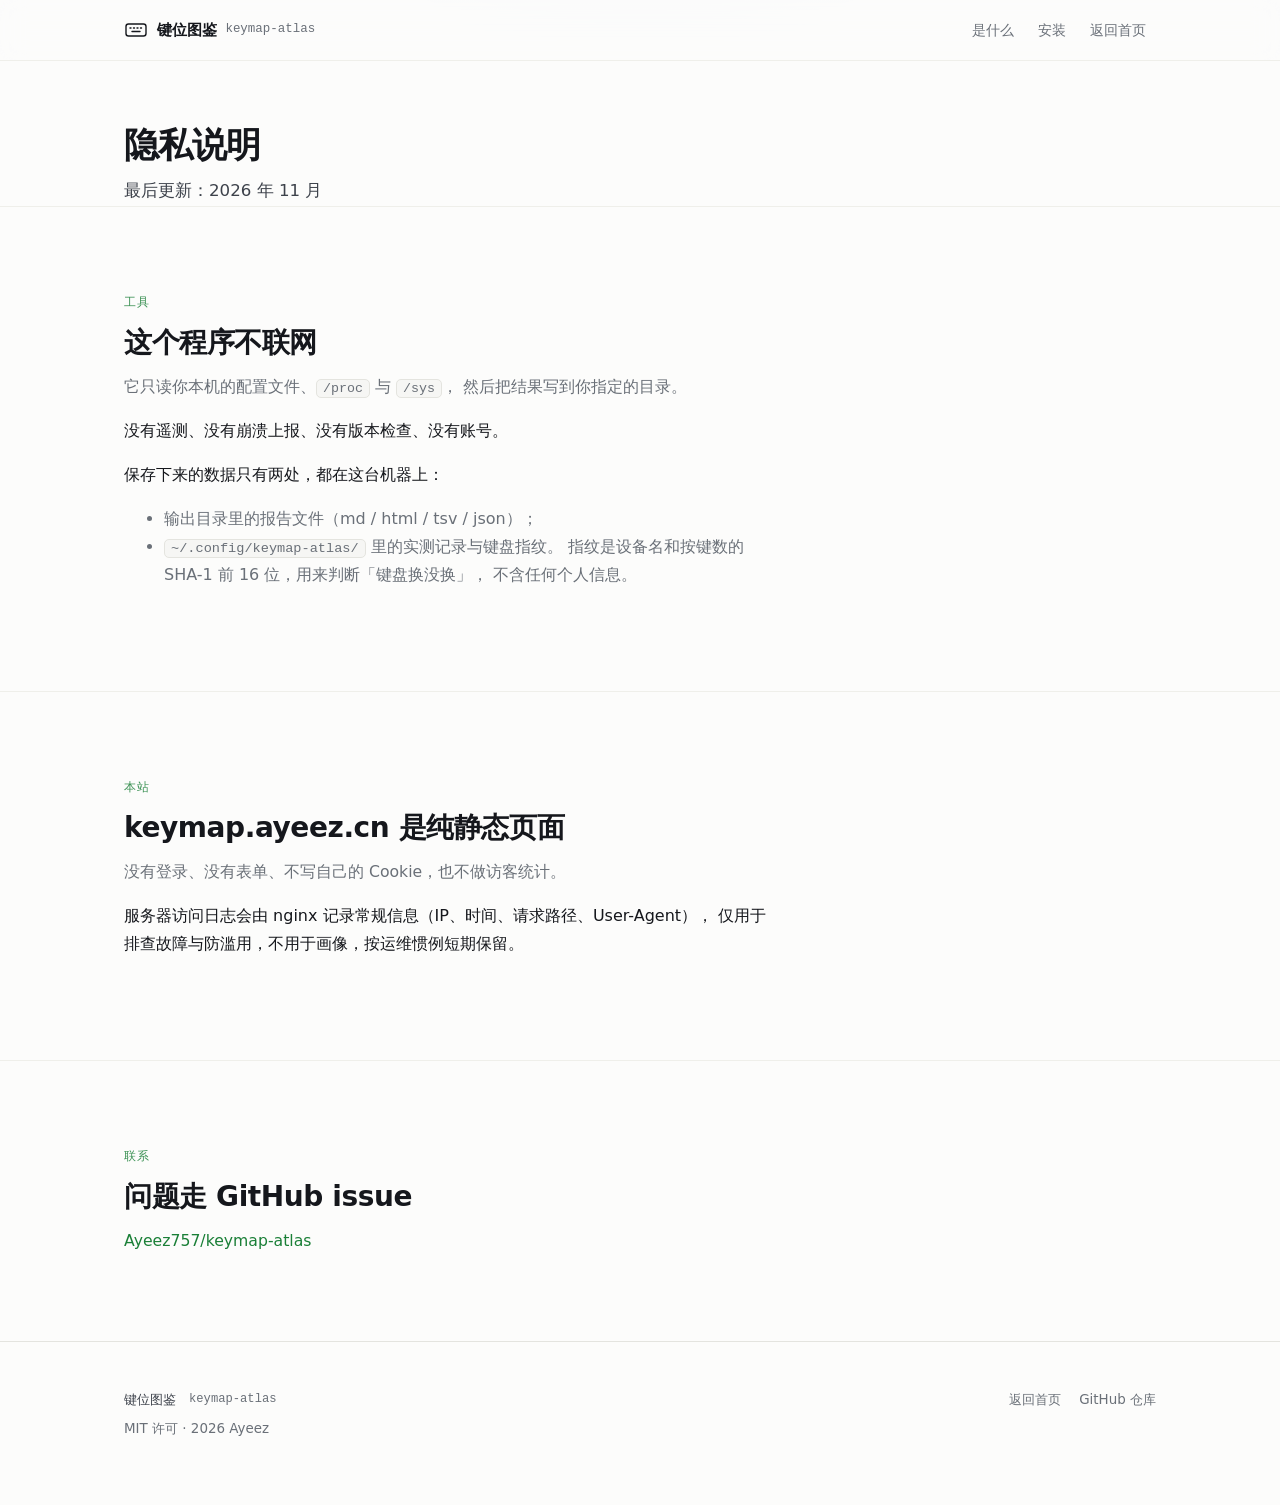
<file: web/privacy.html>
<!doctype html>
<html lang="zh-CN">
<head>
<meta charset="utf-8">
<meta name="viewport" content="width=device-width,initial-scale=1">
<title>隐私说明 · 键位图鉴 keymap-atlas</title>
<meta name="description" content="keymap-atlas 站点与工具的隐私说明：工具本身不联网、不收集数据，站点没有账号、没有 Cookie。">
<link rel="canonical" href="https://keymap.ayeez.cn/privacy.html">
<link rel="stylesheet" href="assets/style.css">
<link rel="icon" href="data:image/svg+xml,%3Csvg xmlns='http://www.w3.org/2000/svg' viewBox='0 0 32 32'%3E%3Crect width='32' height='32' rx='8' fill='%230a0b0d'/%3E%3Ctext x='16' y='22' font-size='16' text-anchor='middle' fill='%237ee787' font-family='monospace'%3E%E6%8D%B7%3C/text%3E%3C/svg%3E">
<meta name="theme-color" content="#0a0b0d" media="(prefers-color-scheme: dark)">
<meta name="theme-color" content="#fcfcfb" media="(prefers-color-scheme: light)">
</head>
<body>

<header>
  <div class="wrap nav">
    <a class="brand" href="/" aria-label="键位图鉴 首页">
      <svg viewBox="0 0 24 24" fill="none" aria-hidden="true">
        <rect x="2" y="6" width="20" height="12" rx="2.5" stroke="currentColor" stroke-width="1.4"/>
        <path d="M6 10h1M9.5 10h1M13 10h1M16.5 10h1M8 13.5h8" stroke="currentColor" stroke-width="1.4" stroke-linecap="round"/>
      </svg>
      键位图鉴<span class="latin">keymap-atlas</span>
    </a>
    <nav>
      <a href="index.html#what">是什么</a>
      <a href="index.html#download">安装</a>
      <a href="index.html">返回首页</a>
    </nav>
  </div>
</header>

<main>

<div class="wrap hero" style="padding-top:64px;padding-bottom:0;text-align:left">
  <h1 style="font-size:clamp(1.6rem,3.4vw,2.2rem);max-width:none;margin-bottom:10px">隐私说明</h1>
  <p class="sub" style="margin:0;max-width:56ch">最后更新：2026 年 11 月</p>
</div>

<section>
  <div class="wrap">
    <div class="head">
      <span class="sect-label">工具</span>
      <h2>这个程序不联网</h2>
      <p class="lede">它只读你本机的配置文件、<code>/proc</code> 与 <code>/sys</code>，
        然后把结果写到你指定的目录。</p>
    </div>
    <div class="prose">
      <p>没有遥测、没有崩溃上报、没有版本检查、没有账号。</p>
      <p>保存下来的数据只有两处，都在这台机器上：</p>
      <ul style="color:var(--muted);max-width:66ch">
        <li>输出目录里的报告文件（md / html / tsv / json）；</li>
        <li><code>~/.config/keymap-atlas/</code> 里的实测记录与键盘指纹。
            指纹是设备名和按键数的 SHA-1 前 16 位，用来判断「键盘换没换」，
            不含任何个人信息。</li>
      </ul>
    </div>
  </div>
</section>

<section>
  <div class="wrap">
    <div class="head">
      <span class="sect-label">本站</span>
      <h2>keymap.ayeez.cn 是纯静态页面</h2>
      <p class="lede">没有登录、没有表单、不写自己的 Cookie，也不做访客统计。</p>
    </div>
    <div class="prose">
      <p>服务器访问日志会由 nginx 记录常规信息（IP、时间、请求路径、User-Agent），
        仅用于排查故障与防滥用，不用于画像，按运维惯例短期保留。</p>
    </div>
  </div>
</section>

<section>
  <div class="wrap">
    <div class="head">
      <span class="sect-label">联系</span>
      <h2>问题走 GitHub issue</h2>
      <p class="lede"><a href="https://github.com/Ayeez757/keymap-atlas/issues">Ayeez757/keymap-atlas</a></p>
    </div>
  </div>
</section>

</main>

<footer>
  <div class="wrap">
    <div class="cols">
      <div>
        <div class="who">键位图鉴<span class="latin">keymap-atlas</span></div>
        <div style="margin-top:6px">MIT 许可 · 2026 Ayeez</div>
      </div>
      <div class="links">
        <a href="index.html">返回首页</a>
        <a href="https://github.com/Ayeez757/keymap-atlas">GitHub 仓库</a>
      </div>
    </div>
  </div>
</footer>

</body>
</html>
</file>
<file: web/assets/style.css>
/* 键位图鉴 · 落地页
 *
 * 设计取向：像开发者工具官网那样——大面积留白、单一强调色、等宽字体做标签、
 * 真实产品截图放在窗口框里。不放任何外链字体或图片 CDN，国内直连也不会白屏。
 *
 * 所有颜色都走变量，浏览器跟随系统深浅色；默认深色（这个站点的读者多半在终端里）。
 */

/* ============================================================ 基础 */
:root {
  color-scheme: dark light;

  --bg: #0a0b0d;
  --bg-soft: #0e1013;
  --card: #12141a;
  --card-hi: #171a21;
  --line: #23262e;
  --line-soft: #1a1d24;
  --fg: #e8eaef;
  --fg-dim: #b6bac3;
  --muted: #878d99;
  --accent: #7ee787;
  --accent-ink: #0a0b0d;
  --accent-soft: #7ee7871a;
  --warn: #e3b341;
  --warn-soft: #e3b3411a;
  --stop: #ff7b72;
  --stop-soft: #ff7b7214;
  --code-bg: #101218;
  --radius: 14px;
  --shadow: 0 1px 0 #ffffff0a inset, 0 20px 40px -20px #000000cc;
  --mono: ui-monospace, SFMono-Regular, "SF Mono", "Cascadia Mono", Menlo,
    "Noto Sans Mono", monospace;
  --sans: "Noto Sans CJK SC", "Source Han Sans SC", "PingFang SC",
    "Hiragino Sans GB", system-ui, -apple-system, "Segoe UI", sans-serif;
}

@media (prefers-color-scheme: light) {
  :root {
    --bg: #fcfcfb;
    --bg-soft: #f6f6f4;
    --card: #ffffff;
    --card-hi: #fbfbf9;
    --line: #e4e4df;
    --line-soft: #efefea;
    --fg: #15171c;
    --fg-dim: #3d424b;
    --muted: #6a7078;
    --accent: #1a7f37;
    --accent-ink: #ffffff;
    --accent-soft: #1a7f3714;
    --warn: #9a6700;
    --warn-soft: #9a670014;
    --stop: #cf222e;
    --stop-soft: #cf222e10;
    --code-bg: #f6f6f4;
    --shadow: 0 1px 2px #00000008, 0 16px 40px -24px #00000033;
  }
}

* { box-sizing: border-box; }

html {
  scroll-behavior: smooth;
  scroll-padding-top: 72px;
  -webkit-text-size-adjust: 100%;
  /* 任何情况下都不给横向滚动条：溢出的只可能是装饰，不该让页面横着走 */
  overflow-x: clip;
}

body {
  margin: 0;
  background: var(--bg);
  color: var(--fg);
  font-family: var(--sans);
  font-size: 16px;
  line-height: 1.75;
  -webkit-font-smoothing: antialiased;
  text-rendering: optimizeLegibility;
}

/* 顶部一层很淡的光，避免整页死黑；用纯 CSS，不加载图片 */
body::before {
  content: "";
  position: fixed;
  inset: -20% 0 auto 0;
  /* 上限用 px：超高视口（比如整页截图）下不会被拉成一整屏绿雾 */
  height: min(62vh, 640px);
  pointer-events: none;
  z-index: 0;
  background:
    radial-gradient(48% 55% at 50% 0%, var(--accent-soft), transparent 70%),
    radial-gradient(60% 40% at 80% 0%, #6ea8fe12, transparent 70%);
}

a { color: var(--accent); text-decoration: none; }
a:hover { text-decoration: underline; text-underline-offset: 3px; }

::selection { background: var(--accent); color: var(--accent-ink); }

:focus-visible {
  outline: 2px solid var(--accent);
  outline-offset: 3px;
  border-radius: 4px;
}

.wrap {
  position: relative;
  z-index: 1;
  max-width: 1080px;
  margin: 0 auto;
  padding: 0 24px;
}

code, kbd, pre { font-family: var(--mono); }

/* ========================================================== 顶栏 */
header {
  position: sticky;
  top: 0;
  z-index: 40;
  /* 先给纯色兜底：老浏览器不认 color-mix 时不会变成全透明 */
  background: var(--bg);
  background: color-mix(in srgb, var(--bg) 78%, transparent);
  -webkit-backdrop-filter: saturate(140%) blur(12px);
  backdrop-filter: saturate(140%) blur(12px);
  border-bottom: 1px solid var(--line-soft);
}

.nav {
  display: flex;
  align-items: center;
  gap: 14px;
  height: 60px;
}

.brand {
  display: inline-flex;
  align-items: center;
  gap: 9px;
  color: var(--fg);
  font-weight: 620;
  letter-spacing: -0.01em;
  font-size: 0.95rem;
}
.brand:hover { text-decoration: none; }

.brand img,
.brand svg { width: 24px; height: 24px; display: block; border-radius: 6px; }

.brand .latin {
  font-family: var(--mono);
  font-size: 0.78rem;
  color: var(--muted);
  font-weight: 400;
  letter-spacing: 0;
}

/* 极窄屏才隐藏英文名，中文名一直保留 */
@media (max-width: 460px) {
  .brand .latin { display: none; }
}

.nav nav {
  margin-left: auto;
  display: flex;
  align-items: center;
  gap: 4px;
}

.nav nav a {
  color: var(--muted);
  font-size: 0.86rem;
  padding: 6px 10px;
  border-radius: 8px;
  transition: color .15s, background .15s;
}
.nav nav a:hover {
  color: var(--fg);
  background: var(--card);
  text-decoration: none;
}

.nav nav a.gh {
  margin-left: 6px;
  color: var(--fg);
  border: 1px solid var(--line);
  padding: 6px 13px;
}
.nav nav a.gh:hover { border-color: var(--accent); background: var(--accent-soft); }

@media (max-width: 700px) {
  .nav nav a:not(.gh) { display: none; }
}

/* ========================================================== 首屏 */
.hero {
  /* 只设纵向内边距：左右要留给 .wrap，否则手机上文字会贴边 */
  padding-top: 92px;
  padding-bottom: 20px;
  text-align: center;
}

.eyebrow {
  display: inline-flex;
  align-items: center;
  gap: 8px;
  font-family: var(--mono);
  font-size: 0.74rem;
  letter-spacing: 0.06em;
  color: var(--muted);
  border: 1px solid var(--line);
  background: var(--card);
  border-radius: 999px;
  padding: 5px 13px 5px 10px;
  margin: 0 0 26px;
}

.eyebrow b {
  color: var(--accent);
  font-weight: 500;
}

.hero h1 {
  margin: 0 auto 20px;
  max-width: 24ch;
  font-size: clamp(2.1rem, 5.4vw, 3.5rem);
  line-height: 1.16;
  letter-spacing: -0.025em;
  font-weight: 660;
}

.hero h1 em {
  font-style: normal;
  color: var(--accent);
  /* 下划线不要太抢，像批注划过去一笔 */
  text-decoration: underline;
  text-decoration-thickness: 2px;
  text-decoration-color: var(--accent);
  text-underline-offset: 8px;
  text-decoration-skip-ink: none;
}

.hero .sub {
  margin: 0 auto 34px;
  max-width: 58ch;
  font-size: 1.04rem;
  line-height: 1.8;
  color: var(--fg-dim);
}

.hero .sub code {
  background: var(--code-bg);
  border: 1px solid var(--line);
  padding: 1px 6px;
  border-radius: 5px;
  font-size: 0.86em;
}

.cta {
  display: flex;
  justify-content: center;
  gap: 12px;
  flex-wrap: wrap;
}

.btn {
  display: inline-flex;
  align-items: center;
  gap: 8px;
  padding: 11px 20px;
  border-radius: 10px;
  font-size: 0.94rem;
  font-weight: 560;
  border: 1px solid transparent;
  transition: transform .12s, filter .15s, border-color .15s, background .15s;
  white-space: nowrap;
}
.btn:hover { text-decoration: none; }
.btn:active { transform: translateY(1px); }

.btn.primary {
  background: var(--accent);
  color: var(--accent-ink);
}
.btn.primary:hover { filter: brightness(1.06); }

.btn.ghost {
  background: var(--card);
  border-color: var(--line);
  color: var(--fg);
}
.btn.ghost:hover { border-color: var(--muted); }

.btn svg { width: 15px; height: 15px; }

.meta {
  margin: 20px 0 0;
  font-family: var(--mono);
  font-size: 0.76rem;
  color: var(--muted);
  letter-spacing: 0.01em;
}
.meta span { margin: 0 7px; opacity: .45; }

/* 键盘示意：用纯 CSS 画键帽，比截图更清楚，也不用发图片 */
.keyrow {
  display: flex;
  justify-content: center;
  align-items: center;
  gap: 8px;
  flex-wrap: wrap;
  margin: 40px auto 0;
  max-width: 640px;
}

.keyrow kbd {
  display: inline-block;
  min-width: 44px;
  padding: 8px 14px;
  font-size: 0.82rem;
  line-height: 1;
  color: var(--fg);
  background: linear-gradient(var(--card-hi), var(--card));
  border: 1px solid var(--line);
  border-bottom-width: 3px;
  border-bottom-color: var(--line);
  border-radius: 8px;
  text-align: center;
  box-shadow: 0 1px 0 #ffffff0d inset;
}

.keyrow .plus { color: var(--muted); font-size: 0.8rem; }

.keyrow .out {
  font-size: 0.84rem;
  color: var(--muted);
  padding-left: 10px;
  border-left: 1px solid var(--line);
  margin-left: 6px;
}

/* ====================================================== 产品截图 */
.shot {
  margin: 56px auto 0;
  max-width: 1000px;
  /* 视频有 1280 的固有宽度，别让它把布局顶宽 */
  width: 100%;
  min-width: 0;
}

.frame {
  border: 1px solid var(--line);
  border-radius: var(--radius);
  background: var(--card);
  box-shadow: var(--shadow);
  overflow: hidden;
}

.frame .bar {
  display: flex;
  align-items: center;
  gap: 8px;
  padding: 10px 14px;
  border-bottom: 1px solid var(--line);
  background: var(--card-hi);
}

.frame .dots { display: flex; gap: 6px; }
.frame .dots i {
  width: 9px; height: 9px; border-radius: 50%;
  background: var(--line);
  display: block;
}

.frame .url {
  flex: 1;
  /* flex 项默认 min-width:auto，长标题会把整个 frame 撑出视口 */
  min-width: 0;
  font-family: var(--mono);
  font-size: 0.74rem;
  color: var(--muted);
  text-align: center;
  white-space: nowrap;
  overflow: hidden;
  text-overflow: ellipsis;
}

.frame img,
.frame video {
  display: block;
  width: 100%;
  height: auto;
  background: var(--bg-soft);
}

/* 视频右下角的静音开关：默认静音，点了才出声 */
.frame .sound {
  font: inherit;
  font-size: 0.72rem;
  line-height: 1;
  color: var(--muted);
  background: transparent;
  border: 1px solid var(--line);
  border-radius: 7px;
  padding: 5px 9px;
  cursor: pointer;
  white-space: nowrap;
  transition: color .15s, border-color .15s;
}
.frame .sound:hover { color: var(--fg); border-color: var(--muted); }

.shot .cap {
  margin: 12px 0 0;
  text-align: center;
  font-size: 0.8rem;
  color: var(--muted);
}

/* ======================================================== 区块 */
section {
  padding: 86px 0;
  border-top: 1px solid var(--line-soft);
}

section > .head {
  max-width: 62ch;
  margin: 0 0 40px;
}

.sect-label {
  display: block;
  font-family: var(--mono);
  font-size: 0.72rem;
  letter-spacing: 0.1em;
  text-transform: uppercase;
  color: var(--accent);
  margin: 0 0 12px;
  opacity: .85;
}

section h2 {
  margin: 0 0 12px;
  font-size: clamp(1.35rem, 2.6vw, 1.75rem);
  line-height: 1.3;
  letter-spacing: -0.015em;
  font-weight: 620;
}

section .lede {
  margin: 0;
  color: var(--muted);
  font-size: 0.98rem;
  max-width: 60ch;
}

section p { max-width: 66ch; }
section p b { color: var(--fg); font-weight: 600; }

section p code,
td code,
li code {
  background: var(--code-bg);
  border: 1px solid var(--line);
  padding: 1px 6px;
  border-radius: 5px;
  font-size: 0.85em;
  white-space: nowrap;
}

/* ==================================================== 问题陈述 */
.prose { max-width: 64ch; }
.prose p + p { margin-top: 16px; }

.quote-rule {
  margin: 34px 0;
  padding: 18px 22px;
  border-left: 2px solid var(--accent);
  background: var(--accent-soft);
  border-radius: 0 10px 10px 0;
  font-size: 1rem;
  color: var(--fg);
}
.quote-rule b { color: var(--accent); }

/* ==================================================== 证据链 */
.chain {
  margin: 0;
  padding: 0;
  list-style: none;
  position: relative;
  max-width: 780px;
}

.chain::before {
  content: "";
  position: absolute;
  left: 15px;
  top: 10px;
  bottom: 26px;
  width: 1px;
  background: linear-gradient(var(--line), transparent);
}

.chain li {
  position: relative;
  padding: 0 0 26px 48px;
  display: flex;
  align-items: baseline;
  gap: 14px;
  flex-wrap: wrap;
}

.chain li::before {
  counter-increment: c;
  content: counter(c);
  position: absolute;
  left: 0;
  top: 2px;
  width: 31px;
  height: 31px;
  border-radius: 50%;
  border: 1px solid var(--line);
  background: var(--bg);
  color: var(--muted);
  font-family: var(--mono);
  font-size: 0.74rem;
  display: grid;
  place-items: center;
}

.chain { counter-reset: c; }

.chain .what {
  color: var(--fg-dim);
  font-size: 0.95rem;
}

.chain .res {
  font-family: var(--mono);
  font-size: 0.78rem;
  padding: 2px 9px;
  border-radius: 999px;
  border: 1px solid transparent;
  white-space: nowrap;
}
.chain .res.yes { color: var(--accent); background: var(--accent-soft); }
.chain .res.no { color: var(--stop); background: var(--stop-soft); }
.chain .res.maybe { color: var(--warn); background: var(--warn-soft); }

/* ====================================================== 表格 */
.tablewrap {
  border: 1px solid var(--line);
  border-radius: var(--radius);
  background: var(--card);
  overflow-x: auto;
}

table {
  width: 100%;
  border-collapse: collapse;
  font-size: 0.9rem;
}

th, td {
  text-align: left;
  padding: 13px 18px;
  border-bottom: 1px solid var(--line-soft);
  vertical-align: middle;
}

thead th {
  font-size: 0.72rem;
  font-family: var(--mono);
  letter-spacing: 0.07em;
  text-transform: uppercase;
  color: var(--muted);
  font-weight: 500;
  background: var(--card-hi);
}

tbody tr:last-child td { border-bottom: 0; }
tbody tr:hover { background: var(--bg-soft); }

td.n {
  font-family: var(--mono);
  font-variant-numeric: tabular-nums;
  white-space: nowrap;
  color: var(--fg-dim);
}

td .tag {
  display: inline-block;
  font-family: var(--mono);
  font-size: 0.7rem;
  padding: 2px 8px;
  border-radius: 999px;
  color: var(--accent);
  background: var(--accent-soft);
  white-space: nowrap;
}
td .tag.off {
  color: var(--muted);
  background: var(--line-soft);
  background: color-mix(in srgb, var(--muted) 12%, transparent);
}

.note {
  margin: 16px 0 0;
  font-size: 0.86rem;
  color: var(--muted);
  max-width: 70ch;
}

/* ==================================================== 安装块 */
.install {
  display: grid;
  grid-template-columns: minmax(0, 1.35fr) minmax(0, 1fr);
  gap: 20px;
  align-items: start;
}

@media (max-width: 860px) {
  .install { grid-template-columns: 1fr; }
}

.term {
  border: 1px solid var(--line);
  border-radius: var(--radius);
  background: var(--code-bg);
  overflow: hidden;
}

.term .bar {
  display: flex;
  align-items: center;
  gap: 8px;
  padding: 9px 14px;
  border-bottom: 1px solid var(--line);
  font-family: var(--mono);
  font-size: 0.72rem;
  color: var(--muted);
}

.term .bar .title { flex: 1; }

.copy {
  font: inherit;
  font-family: var(--mono);
  font-size: 0.7rem;
  color: var(--muted);
  background: transparent;
  border: 1px solid var(--line);
  border-radius: 6px;
  padding: 3px 9px;
  cursor: pointer;
  transition: color .15s, border-color .15s;
}
.copy:hover { color: var(--fg); border-color: var(--muted); }
.copy.done { color: var(--accent); border-color: var(--accent); }

.term pre {
  margin: 0;
  padding: 16px 18px;
  overflow-x: auto;
  font-size: 0.84rem;
  line-height: 1.8;
  color: var(--fg-dim);
}

.term pre .p { color: var(--accent); user-select: none; }
.term pre .c { color: var(--muted); }

.stack { display: grid; gap: 14px; }

.card {
  border: 1px solid var(--line);
  border-radius: 12px;
  background: var(--card);
  padding: 18px 20px;
}

.card h3 {
  margin: 0 0 6px;
  font-size: 0.95rem;
  font-weight: 600;
  letter-spacing: -0.005em;
}

.card p {
  margin: 0;
  font-size: 0.87rem;
  color: var(--muted);
  line-height: 1.7;
}

.card p code { white-space: normal; }

/* ======================================================= 三态 */
.states {
  display: grid;
  grid-template-columns: repeat(auto-fit, minmax(230px, 1fr));
  gap: 14px;
}

.state {
  border: 1px solid var(--line);
  border-radius: 12px;
  background: var(--card);
  padding: 18px 20px 16px;
  border-top: 2px solid var(--line);
}
.state.yes { border-top-color: var(--accent); }
.state.maybe { border-top-color: var(--warn); }
.state.no { border-top-color: var(--stop); }

.state .k {
  display: flex;
  align-items: center;
  gap: 8px;
  font-family: var(--mono);
  font-size: 0.8rem;
  margin-bottom: 8px;
}
.state.yes .k { color: var(--accent); }
.state.maybe .k { color: var(--warn); }
.state.no .k { color: var(--stop); }

.state p {
  margin: 0;
  font-size: 0.86rem;
  color: var(--muted);
  line-height: 1.7;
}

/* ======================================================= 步骤 */
.steps {
  margin: 0;
  padding: 0;
  list-style: none;
  counter-reset: s;
  max-width: 76ch;
}

.steps li {
  counter-increment: s;
  position: relative;
  padding: 0 0 24px 52px;
}

.steps li::before {
  content: "0" counter(s);
  position: absolute;
  left: 0;
  top: 0;
  font-family: var(--mono);
  font-size: 0.8rem;
  color: var(--accent);
  border: 1px solid var(--line);
  border-radius: 7px;
  width: 34px;
  height: 30px;
  display: grid;
  place-items: center;
  background: var(--card);
}

.steps b {
  display: block;
  margin-bottom: 3px;
  font-weight: 600;
  font-size: 0.98rem;
}

.steps span {
  color: var(--muted);
  font-size: 0.9rem;
}

/* ========================================================= FAQ */
.faq {
  border-top: 1px solid var(--line);
  max-width: 78ch;
}

.faq details {
  border-bottom: 1px solid var(--line);
}

.faq summary {
  cursor: pointer;
  list-style: none;
  padding: 16px 2px;
  font-size: 0.95rem;
  font-weight: 560;
  display: flex;
  align-items: center;
  gap: 12px;
  transition: color .15s;
}
.faq summary::-webkit-details-marker { display: none; }
.faq summary:hover { color: var(--accent); }

.faq summary::after {
  content: "";
  margin-left: auto;
  width: 9px;
  height: 9px;
  border-right: 1.5px solid var(--muted);
  border-bottom: 1.5px solid var(--muted);
  transform: rotate(45deg);
  transition: transform .18s;
  flex: none;
}
.faq details[open] summary::after {
  transform: rotate(-135deg);
  border-color: var(--accent);
}

.faq details > p {
  margin: 0;
  padding: 0 2px 18px;
  color: var(--muted);
  font-size: 0.9rem;
  max-width: 70ch;
}

/* ======================================================== 页脚 */
footer {
  border-top: 1px solid var(--line);
  padding: 46px 0 64px;
  color: var(--muted);
  font-size: 0.84rem;
}

footer .cols {
  display: flex;
  gap: 40px;
  flex-wrap: wrap;
  justify-content: space-between;
  align-items: flex-start;
}

footer .who {
  display: flex;
  align-items: center;
  gap: 7px;
  font-weight: 560;
  color: var(--fg-dim);
}

footer .who img { width: 20px; height: 20px; display: block; border-radius: 5px; }

footer .who .latin {
  font-family: var(--mono);
  font-size: 0.76rem;
  color: var(--muted);
  font-weight: 400;
  margin-left: 6px;
}

footer .links {
  display: flex;
  gap: 18px;
  flex-wrap: wrap;
}

footer a { color: var(--muted); }
footer a:hover { color: var(--fg); }

footer .fine {
  margin-top: 26px;
  font-size: 0.78rem;
  opacity: .8;
  max-width: 60ch;
}

/* ====================================================== 适配 */
@media (max-width: 720px) {
  .hero { padding-top: 64px; padding-bottom: 8px; }
  .hero .sub { font-size: 0.98rem; }
  section { padding: 64px 0; }
  th, td { padding: 11px 13px; }
  .chain li { padding-left: 44px; }
  .shot { margin-top: 40px; }
}

@media (prefers-reduced-motion: reduce) {
  html { scroll-behavior: auto; }
  * { transition: none !important; }
}

/* 打印时把导航去掉，这种人是真的想收藏 */
@media print {
  header, footer .links { display: none !important; }
  body::before { display: none; }
  body { background: #fff; color: #000; }
}
</file>
